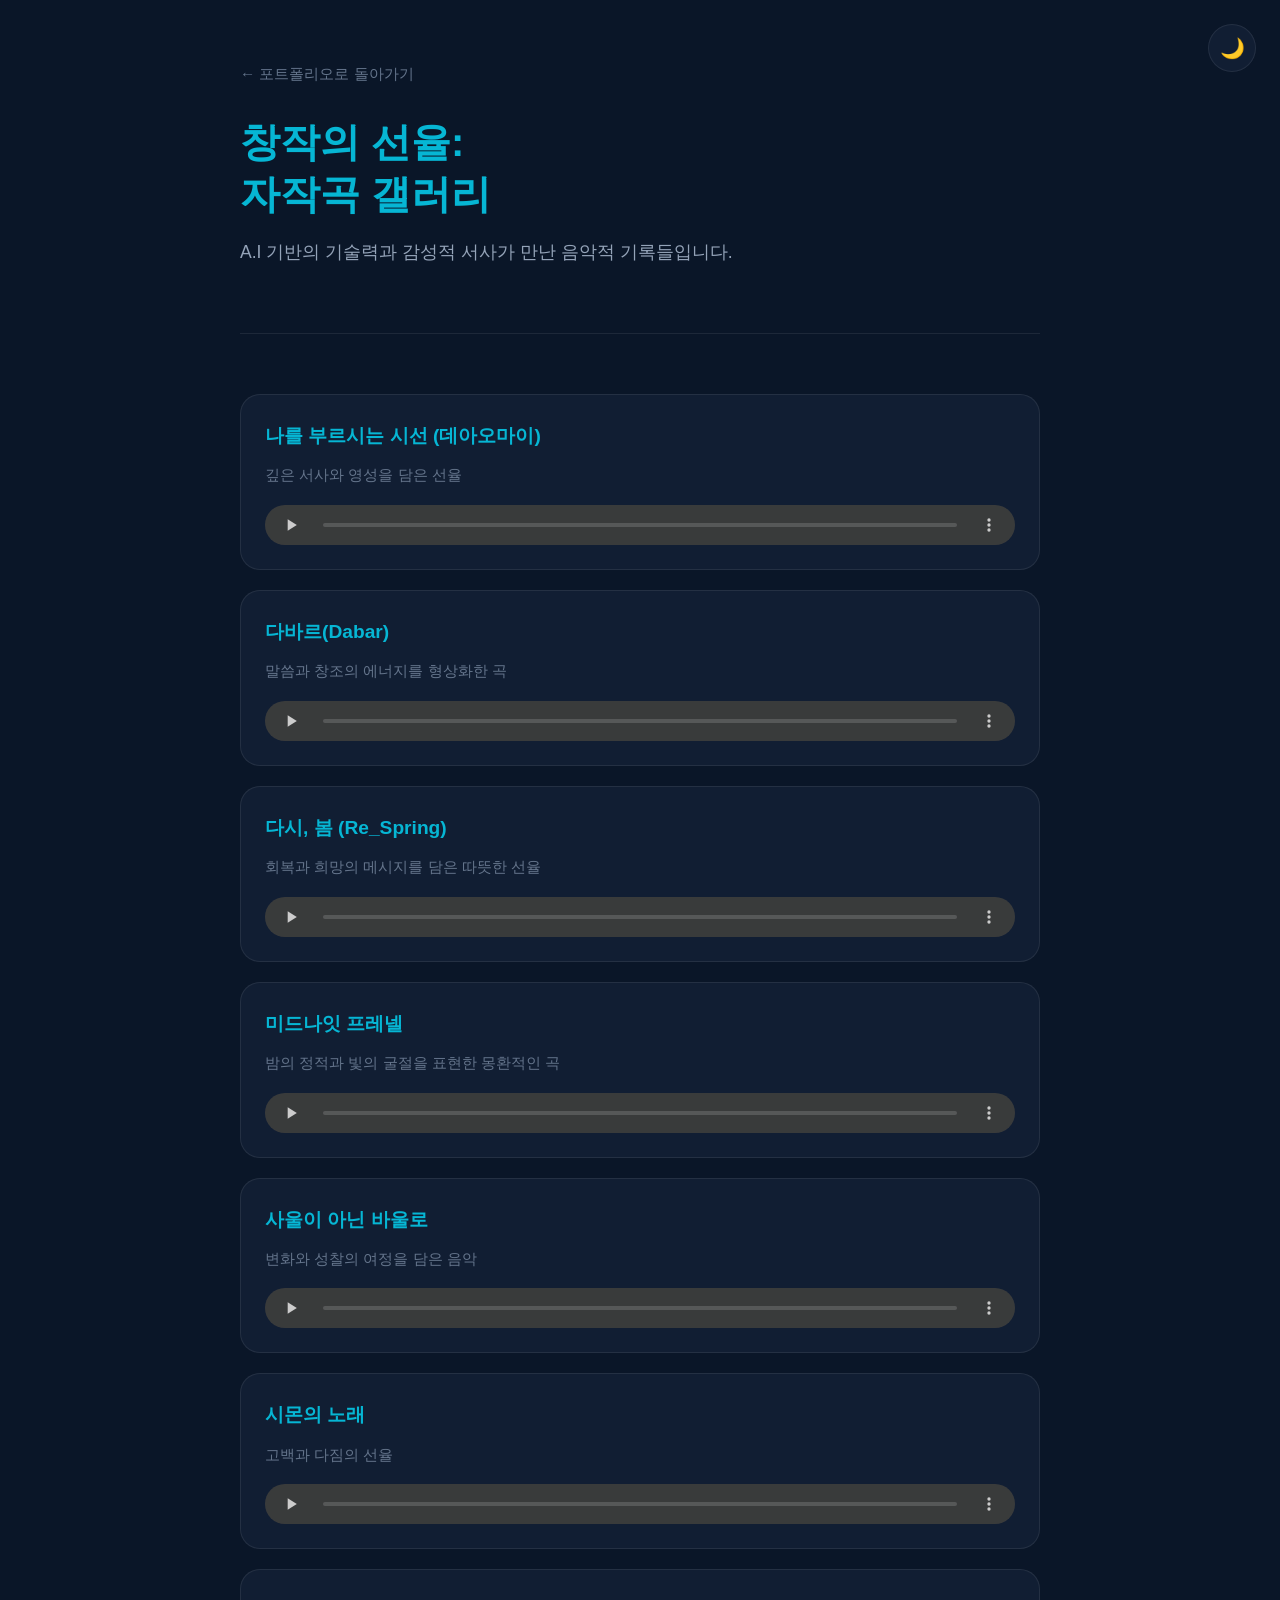
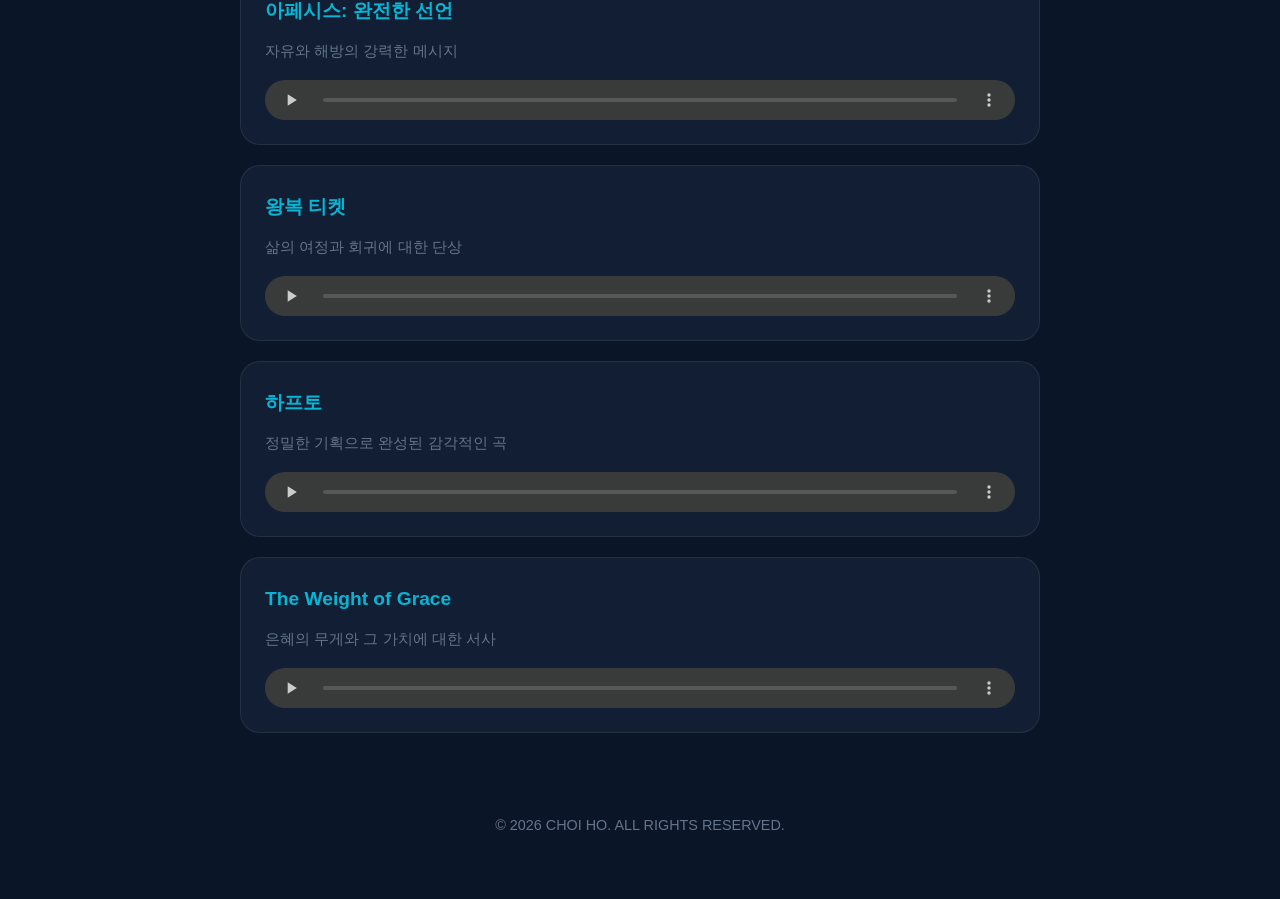
<file: song/index.html>
<!DOCTYPE html>
<html lang="ko">
<head>
  <!-- Google tag (gtag.js) -->
  <script async src="https://www.googletagmanager.com/gtag/js?id=G-2HE87NL09E"></script>
  <script>
    window.dataLayer = window.dataLayer || [];
    function gtag(){dataLayer.push(arguments);}
    gtag('js', new Date());

    gtag('config', 'G-2HE87NL09E');
  </script>
  <meta charset="UTF-8">
  <meta name="viewport" content="width=device-width, initial-scale=1.0">
  
  <title>창작의 선율: 자작곡 갤러리 | 최호</title>
  <meta name="description" content="Suno AI와 정교한 프로듀싱으로 완성된 최호의 자작곡 갤러리입니다. 메시지를 담은 선율을 감상해보세요.">
  
  <link rel="stylesheet" href="../css/startup-article.css?v=1.0.1">
  <style>
    .song-list {
      display: grid;
      gap: 20px;
      margin-top: 40px;
    }
    .song-card {
      background: var(--card-bg);
      border: 1px solid var(--border-color);
      padding: 24px;
      border-radius: 20px;
      display: flex;
      flex-direction: column;
      gap: 16px;
      transition: 0.3s;
    }
    .song-card:hover {
      border-color: var(--highlight);
      transform: translateY(-4px);
    }
    .song-info h3 {
      margin: 0;
      font-size: 1.2rem;
      color: var(--highlight);
    }
    .song-info p {
      margin: 8px 0 0;
      font-size: 0.95rem;
      color: var(--text-muted);
    }
    audio {
      width: 100%;
      height: 40px;
      filter: invert(0);
    }
    [data-theme="dark"] audio {
      filter: invert(0.8) hue-rotate(180deg);
    }
  </style>
  
  <script>
    document.addEventListener('DOMContentLoaded', () => {
      const themeToggleBtn = document.getElementById('theme-toggle-btn');
      const htmlElement = document.documentElement;
      const currentTheme = localStorage.getItem('theme') || 'dark';
      htmlElement.setAttribute('data-theme', currentTheme);
      updateToggleButton(currentTheme);

      themeToggleBtn.addEventListener('click', () => {
        const targetTheme = htmlElement.getAttribute('data-theme') === 'dark' ? 'light' : 'dark';
        htmlElement.setAttribute('data-theme', targetTheme);
        localStorage.setItem('theme', targetTheme);
        updateToggleButton(targetTheme);
      });

      function updateToggleButton(theme) {
        themeToggleBtn.textContent = theme === 'dark' ? '🌙' : '☀️';
      }
    });
  </script>
</head>
<body>

  <div class="theme-toggle">
    <button class="theme-btn" id="theme-toggle-btn" aria-label="테마 변경">🌙</button>
  </div>

  <div class="container">
    <header>
      <a href="../portfolio.html" class="btn-back">← 포트폴리오로 돌아가기</a>
      <h1>창작의 선율:<br>자작곡 갤러리</h1>
      <p>A.I 기반의 기술력과 감성적 서사가 만난 음악적 기록들입니다.</p>
    </header>

    <article>
      <div class="song-list">
        
        <div class="song-card">
          <div class="song-info">
            <h3>나를 부르시는 시선 (데아오마이)</h3>
            <p>깊은 서사와 영성을 담은 선율</p>
          </div>
          <audio controls preload="none" src="나를 부르시는 시선 (데아오마이)_320k.mp3"></audio>
        </div>

        <div class="song-card">
          <div class="song-info">
            <h3>다바르(Dabar)</h3>
            <p>말씀과 창조의 에너지를 형상화한 곡</p>
          </div>
          <audio controls preload="none" src="다바르(Dabar)_320k.mp3"></audio>
        </div>

        <div class="song-card">
          <div class="song-info">
            <h3>다시, 봄 (Re_Spring)</h3>
            <p>회복과 희망의 메시지를 담은 따뜻한 선율</p>
          </div>
          <audio controls preload="none" src="다시, 봄 (Re_Spring)_320k.mp3"></audio>
        </div>

        <div class="song-card">
          <div class="song-info">
            <h3>미드나잇 프레넬</h3>
            <p>밤의 정적과 빛의 굴절을 표현한 몽환적인 곡</p>
          </div>
          <audio controls preload="none" src="미드나잇 프레넬_320k.mp3"></audio>
        </div>

        <div class="song-card">
          <div class="song-info">
            <h3>사울이 아닌 바울로</h3>
            <p>변화와 성찰의 여정을 담은 음악</p>
          </div>
          <audio controls preload="none" src="사울이 아닌 바울로.mp3"></audio>
        </div>

        <div class="song-card">
          <div class="song-info">
            <h3>시몬의 노래</h3>
            <p>고백과 다짐의 선율</p>
          </div>
          <audio controls preload="none" src="시몬의 노래_320k.mp3"></audio>
        </div>

        <div class="song-card">
          <div class="song-info">
            <h3>아페시스: 완전한 선언</h3>
            <p>자유와 해방의 강력한 메시지</p>
          </div>
          <audio controls preload="none" src="아페시스_ 완전한 선언_320k.mp3"></audio>
        </div>

        <div class="song-card">
          <div class="song-info">
            <h3>왕복 티켓</h3>
            <p>삶의 여정과 회귀에 대한 단상</p>
          </div>
          <audio controls preload="none" src="왕복 티켓_320k.mp3"></audio>
        </div>

        <div class="song-card">
          <div class="song-info">
            <h3>하프토</h3>
            <p>정밀한 기획으로 완성된 감각적인 곡</p>
          </div>
          <audio controls preload="none" src="하프토_320k.mp3"></audio>
        </div>

        <div class="song-card">
          <div class="song-info">
            <h3>The Weight of Grace</h3>
            <p>은혜의 무게와 그 가치에 대한 서사</p>
          </div>
          <audio controls preload="none" src="The Weight of Grace_320k.mp3"></audio>
        </div>

      </div>
    </article>

    <footer style="text-align: center; color: var(--text-muted); font-size: 0.9rem; margin-top: 60px;">
      © 2026 CHOI HO. ALL RIGHTS RESERVED.
    </footer>
  </div>

</body>
</html>
</file>
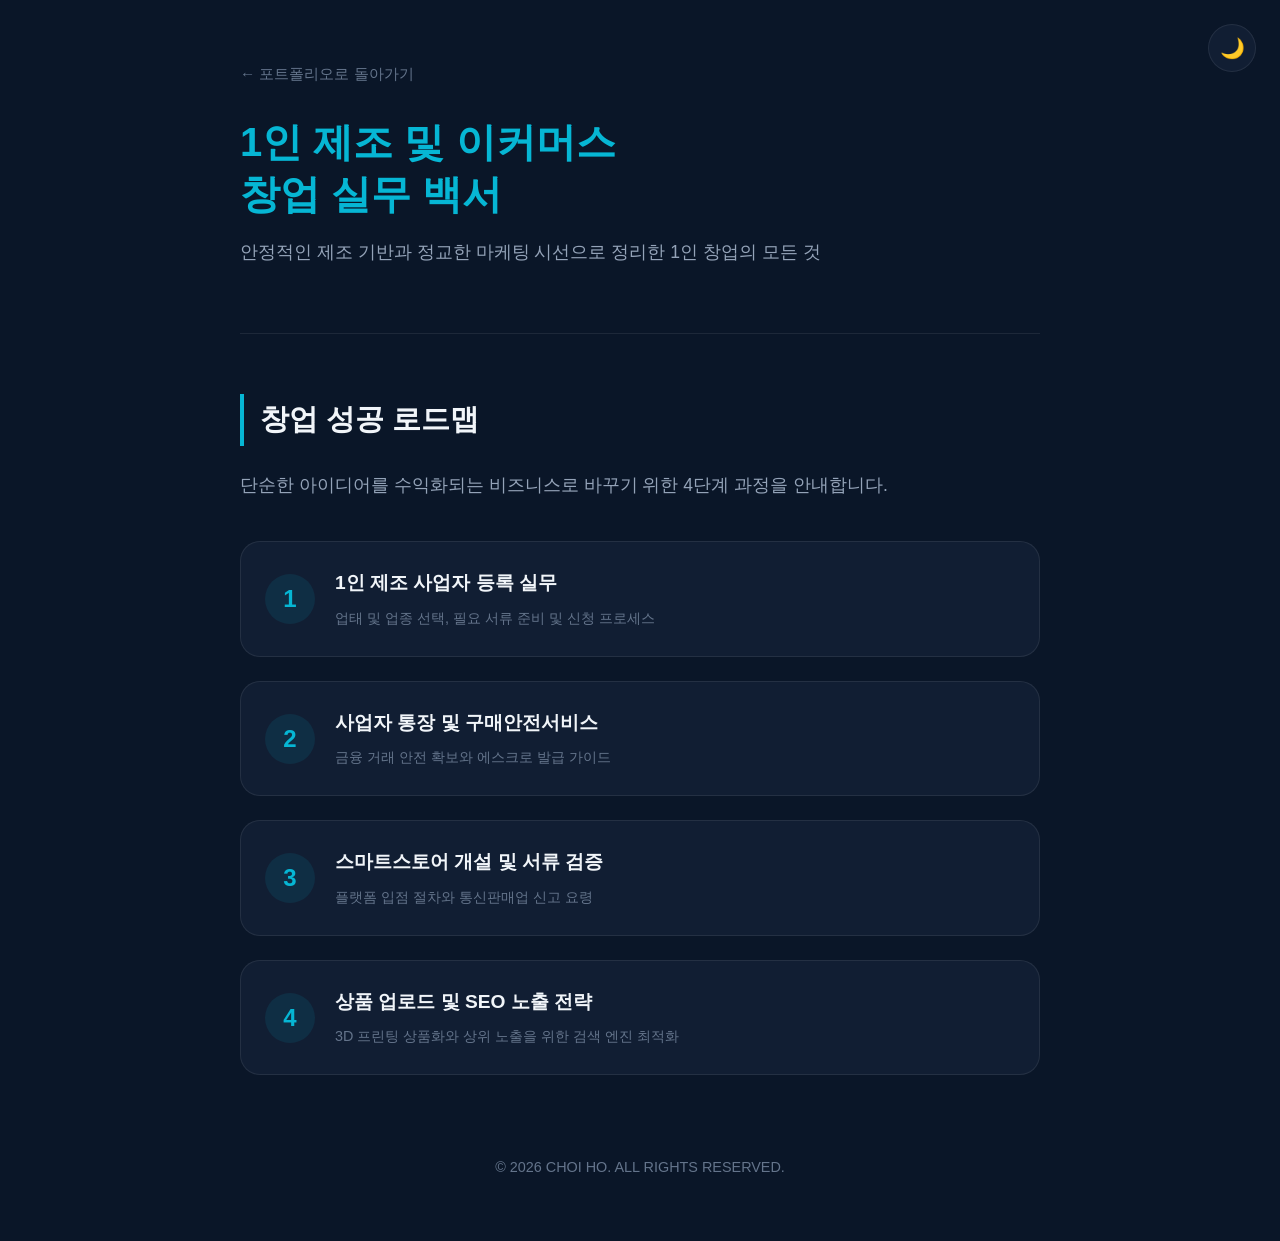
<file: startup/index.html>
<!DOCTYPE html>
<html lang="ko">
<head>
  <!-- Google tag (gtag.js) -->
  <script async src="https://www.googletagmanager.com/gtag/js?id=G-2HE87NL09E"></script>
  <script>
    window.dataLayer = window.dataLayer || [];
    function gtag(){dataLayer.push(arguments);}
    gtag('js', new Date());

    gtag('config', 'G-2HE87NL09E');
  </script>
  <meta charset="UTF-8">
  <meta name="viewport" content="width=device-width, initial-scale=1.0">
  
  <title>1인 제조 및 이커머스 창업 실무 백서 | 창업 로드맵</title>
  <meta name="description" content="1인 제조 및 3D 프린팅 기반 이커머스 창업을 위한 단계별 실무 가이드입니다. 사업자 등록부터 스마트스토어 입점, SEO 최적화까지 모든 과정을 담았습니다.">
  <meta name="robots" content="index, follow">
  
  <meta property="og:title" content="1인 제조 및 이커머스 창업 실무 백서">
  <meta property="og:description" content="성공적인 1인 창업을 위한 완벽 가이드. 로드맵을 따라 지금 시작하세요.">
  <meta property="og:type" content="website">
  <meta property="og:url" content="https://choiho0619.github.io/choiho/startup/">
  
  <link rel="canonical" href="https://choiho0619.github.io/choiho/startup/">
  <link rel="stylesheet" href="../css/startup-article.css?v=1.0.1">
  
  <script>
    document.addEventListener('DOMContentLoaded', () => {
      const themeToggleBtn = document.getElementById('theme-toggle-btn');
      const htmlElement = document.documentElement;
      const currentTheme = localStorage.getItem('theme') || 'dark';
      htmlElement.setAttribute('data-theme', currentTheme);
      updateToggleButton(currentTheme);

      themeToggleBtn.addEventListener('click', () => {
        const targetTheme = htmlElement.getAttribute('data-theme') === 'dark' ? 'light' : 'dark';
        htmlElement.setAttribute('data-theme', targetTheme);
        localStorage.setItem('theme', targetTheme);
        updateToggleButton(targetTheme);
      });

      function updateToggleButton(theme) {
        themeToggleBtn.textContent = theme === 'dark' ? '🌙' : '☀️';
      }
    });
  </script>
</head>
<body>

  <div class="theme-toggle">
    <button class="theme-btn" id="theme-toggle-btn" aria-label="테마 변경">🌙</button>
  </div>

  <div class="container">
    <header>
      <a href="../index.html" class="btn-back">← 포트폴리오로 돌아가기</a>
      <h1>1인 제조 및 이커머스<br>창업 실무 백서</h1>
      <p>안정적인 제조 기반과 정교한 마케팅 시선으로 정리한 1인 창업의 모든 것</p>
    </header>

    <article>
      <h2>창업 성공 로드맵</h2>
      <p>단순한 아이디어를 수익화되는 비즈니스로 바꾸기 위한 4단계 과정을 안내합니다.</p>

      <div class="roadmap-grid">
        <a href="business-registration.html" class="step-card">
          <div class="step-num">1</div>
          <div class="step-info">
            <h3>1인 제조 사업자 등록 실무</h3>
            <p>업태 및 업종 선택, 필요 서류 준비 및 신청 프로세스</p>
          </div>
        </a>

        <a href="bank-and-escrow.html" class="step-card">
          <div class="step-num">2</div>
          <div class="step-info">
            <h3>사업자 통장 및 구매안전서비스</h3>
            <p>금융 거래 안전 확보와 에스크로 발급 가이드</p>
          </div>
        </a>

        <a href="smartstore-setup.html" class="step-card">
          <div class="step-num">3</div>
          <div class="step-info">
            <h3>스마트스토어 개설 및 서류 검증</h3>
            <p>플랫폼 입점 절차와 통신판매업 신고 요령</p>
          </div>
        </a>

        <a href="product-upload-seo.html" class="step-card">
          <div class="step-num">4</div>
          <div class="step-info">
            <h3>상품 업로드 및 SEO 노출 전략</h3>
            <p>3D 프린팅 상품화와 상위 노출을 위한 검색 엔진 최적화</p>
          </div>
        </a>
      </div>
    </article>

    <footer style="text-align: center; color: var(--text-muted); font-size: 0.9rem;">
      © 2026 CHOI HO. ALL RIGHTS RESERVED.
    </footer>
  </div>

</body>
</html>
</file>
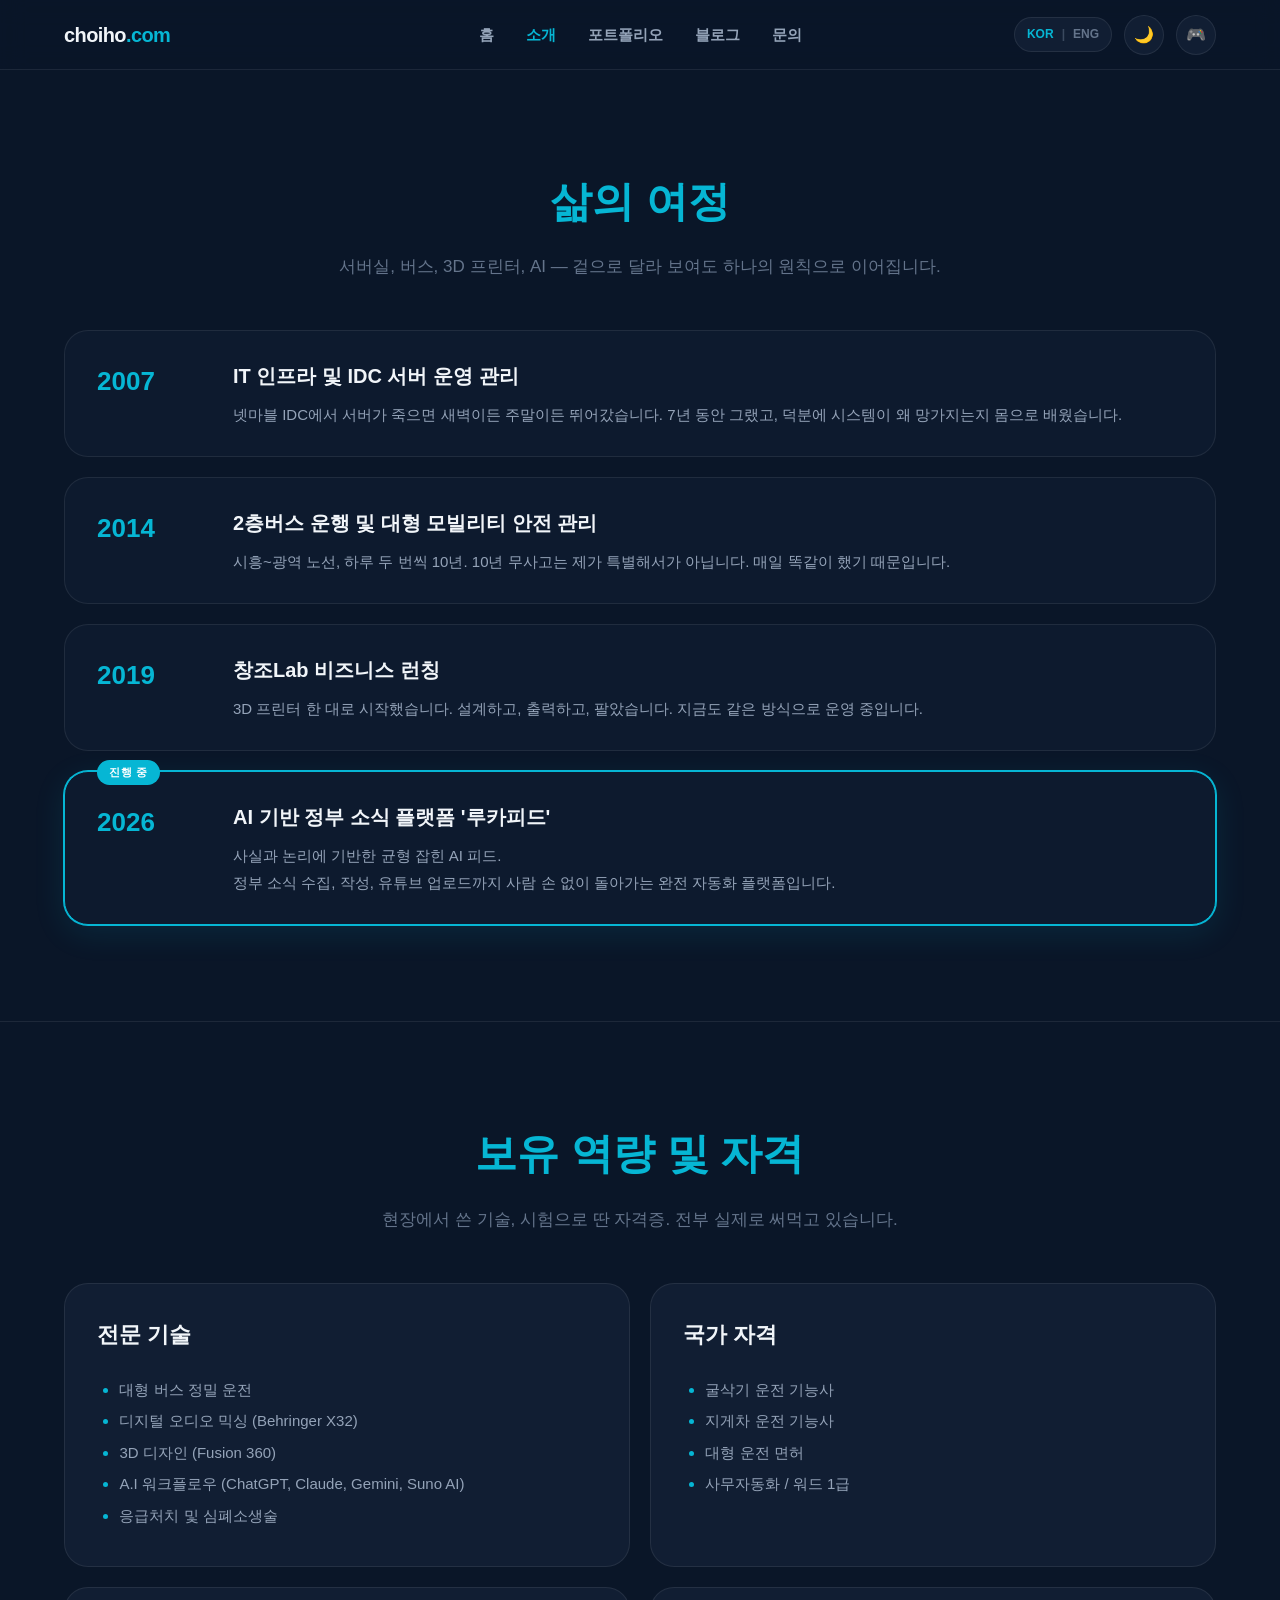
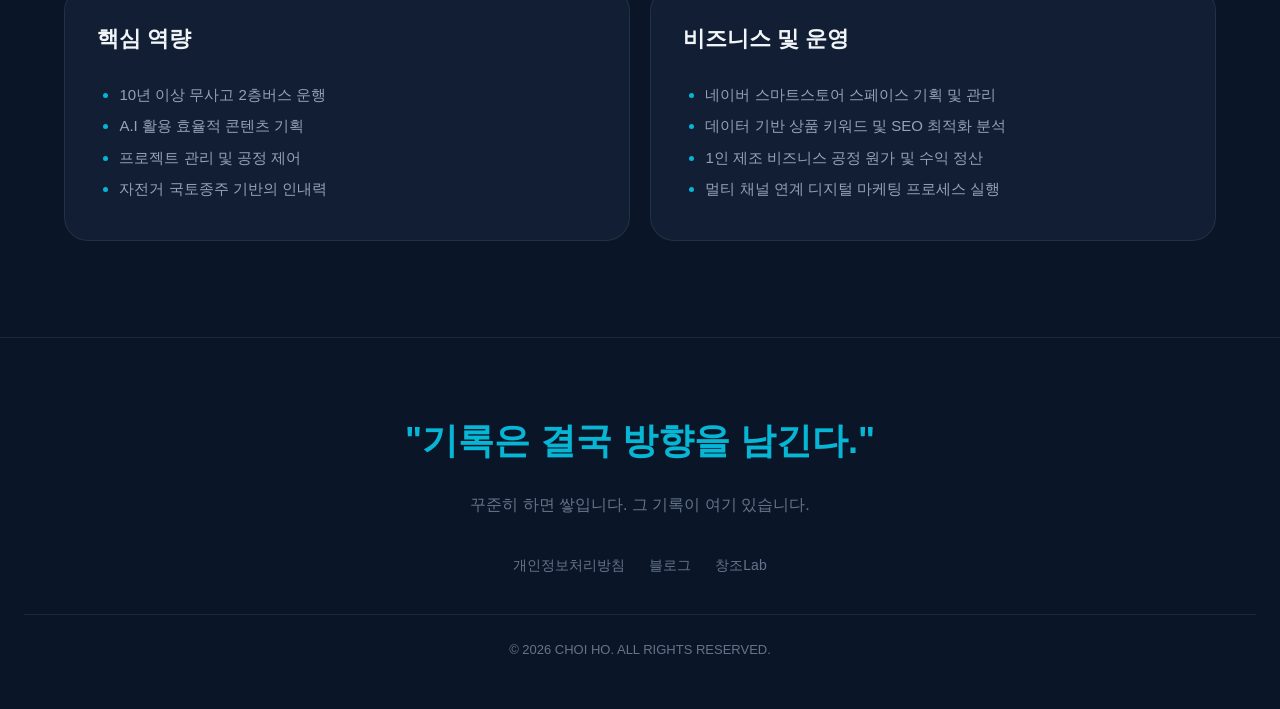
<file: about.html>
<!DOCTYPE html>
<html lang="ko" data-theme="dark">
<head>
  <!-- Google tag (gtag.js) -->
  <script async src="https://www.googletagmanager.com/gtag/js?id=G-2HE87NL09E"></script>
  <script>
    window.dataLayer = window.dataLayer || [];
    function gtag(){dataLayer.push(arguments);}
    gtag('js', new Date());
    gtag('config', 'G-2HE87NL09E');
  </script>
  <meta charset="UTF-8" />
  <meta name="viewport" content="width=device-width, initial-scale=1.0" />
  <title>최호 | 소개 (삶의 여정 & 역량)</title>
  <meta name="description" content="7년의 IT 엔지니어 경력, 10년의 버스 정밀 운행 경력, 그리고 AI 자동화 비즈니스 구축 역량과 국가 공인 자격증들을 소개합니다." />
  <link rel="icon" type="image/png" href="/favicon.png">
  <link rel="apple-touch-icon" href="/favicon-192.png">
  <link rel="stylesheet" href="css/style.css?v=1.0.3" />
</head>
<body data-theme="dark">

  <!-- Navigation Bar -->
  <nav class="navbar">
    <div class="container navbar-container">
      <a href="index.html" class="nav-logo">choiho<span>.com</span></a>
      
      <ul class="nav-menu">
        <li><a href="index.html" class="nav-link" data-ko="홈" data-en="Home">홈</a></li>
        <li><a href="about.html" class="nav-link active" data-ko="소개" data-en="About">소개</a></li>
        <li><a href="portfolio.html" class="nav-link" data-ko="포트폴리오" data-en="Portfolio">포트폴리오</a></li>
        <li><a href="https://blog.naver.com/yaho0619" target="_blank" rel="noopener noreferrer" class="nav-link" data-ko="블로그" data-en="Blog">블로그</a></li>
        <li><a href="contact.html" class="nav-link" data-ko="문의" data-en="Contact">문의</a></li>
      </ul>
      
      <div class="nav-actions">
        <!-- Language Switcher -->
        <div class="nav-lang">
          <button class="nav-lang-btn active" id="lang-ko">KOR</button>
          <span>|</span>
          <button class="nav-lang-btn" id="lang-en">ENG</button>
        </div>
        
        <!-- Theme Toggle -->
        <button class="icon-btn" id="theme-toggle-btn" aria-label="테마 변경">🌙</button>
        
        <!-- Mini Games -->
        <div class="game-menu-wrapper">
          <button class="icon-btn" aria-label="미니게임">🎮</button>
          <div class="game-dropdown">
            <a href="index.html?game=tetris" class="game-link" data-game="tetris">🧱 테트리스</a>
            <a href="index.html?game=omok" class="game-link" data-game="omok">⚫ 오목</a>
            <a href="index.html?game=sudoku" class="game-link" data-game="sudoku">🔢 수도쿠</a>
          </div>
        </div>

        <!-- Mobile Toggle -->
        <button class="nav-toggle" id="nav-toggle" aria-label="메뉴 토글">
          <span class="nav-toggle-icon"></span>
        </button>
      </div>
    </div>
  </nav>

  <!-- ===== Life Journey Timeline ===== -->
  <section>
    <div class="container">
      <h2 class="section-title" data-ko="삶의 여정" data-en="Life Journey">삶의 여정</h2>
      <p class="section-desc"
         data-ko="서버실, 버스, 3D 프린터, AI — 겉으로 달라 보여도 하나의 원칙으로 이어집니다."
         data-en="Server room, bus, 3D printer, AI — different surfaces, one principle.">
        서버실, 버스, 3D 프린터, AI — 겉으로 달라 보여도 하나의 원칙으로 이어집니다.
      </p>
      <div class="timeline-list">

        <div class="timeline-item">
          <div class="year">2007</div>
          <div class="timeline-content">
            <h3 data-ko="IT 인프라 및 IDC 서버 운영 관리" data-en="IT Infrastructure & IDC Server Operation">IT 인프라 및 IDC 서버 운영 관리</h3>
            <p data-ko="넷마블 IDC에서 서버가 죽으면 새벽이든 주말이든 뛰어갔습니다. 7년 동안 그랬고, 덕분에 시스템이 왜 망가지는지 몸으로 배웠습니다."
               data-en="When a server died at Netmarble IDC, I ran in — midnight or weekend, didn't matter. 7 years of that. Learned what breaks systems by living it.">
              넷마블 IDC에서 서버가 죽으면 새벽이든 주말이든 뛰어갔습니다. 7년 동안 그랬고, 덕분에 시스템이 왜 망가지는지 몸으로 배웠습니다.
            </p>
          </div>
        </div>

        <div class="timeline-item">
          <div class="year">2014</div>
          <div class="timeline-content">
            <h3 data-ko="2층버스 운행 및 대형 모빌리티 안전 관리" data-en="Double-Decker Bus Operation & Mobility Safety">2층버스 운행 및 대형 모빌리티 안전 관리</h3>
            <p data-ko="시흥~광역 노선, 하루 두 번씩 10년. 10년 무사고는 제가 특별해서가 아닙니다. 매일 똑같이 했기 때문입니다."
               data-en="Siheung to metro, twice a day for 10 years. 10 years accident-free isn't because I'm special. It's because I did the same thing every day.">
              시흥~광역 노선, 하루 두 번씩 10년. 10년 무사고는 제가 특별해서가 아닙니다. 매일 똑같이 했기 때문입니다.
            </p>
          </div>
        </div>

        <div class="timeline-item">
          <div class="year">2019</div>
          <div class="timeline-content">
            <h3 data-ko="창조Lab 비즈니스 런칭" data-en="Launched CreateLab Business">창조Lab 비즈니스 런칭</h3>
            <p data-ko="3D 프린터 한 대로 시작했습니다. 설계하고, 출력하고, 팔았습니다. 지금도 같은 방식으로 운영 중입니다."
               data-en="Started with one 3D printer. Design, print, sell. Still running the same way.">
              3D 프린터 한 대로 시작했습니다. 설계하고, 출력하고, 팔았습니다. 지금도 같은 방식으로 운영 중입니다.
            </p>
          </div>
        </div>

        <!-- 2026 강조 항목 -->
        <div class="timeline-item featured">
          <div class="timeline-badge" data-ko="진행 중" data-en="ONGOING">진행 중</div>
          <div class="year">2026</div>
          <div class="timeline-content">
            <h3 data-ko="AI 기반 정부 소식 플랫폼 '루카피드'" data-en="AI-Based Government News Platform 'Lucafeed'">AI 기반 정부 소식 플랫폼 '루카피드'</h3>
            <p data-ko="사실과 논리에 기반한 균형 잡힌 AI 피드.<br>정부 소식 수집, 작성, 유튜브 업로드까지 사람 손 없이 돌아가는 완전 자동화 플랫폼입니다."
               data-en="A balanced AI feed grounded in facts and logic.<br>A fully automated platform that collects, writes, and uploads government news to YouTube without human intervention.">
              사실과 논리에 기반한 균형 잡힌 AI 피드.<br>
              정부 소식 수집, 작성, 유튜브 업로드까지 사람 손 없이 돌아가는 완전 자동화 플랫폼입니다.
            </p>
          </div>
        </div>

      </div>
    </div>
  </section>

  <!-- ===== Skills & Competencies ===== -->
  <section class="section-divider">
    <div class="container">
      <h2 class="section-title" data-ko="보유 역량 및 자격" data-en="Skills & Certifications">보유 역량 및 자격</h2>
      <p class="section-desc"
         data-ko="현장에서 쓴 기술, 시험으로 딴 자격증. 전부 실제로 써먹고 있습니다."
         data-en="Skills used in the field, certifications earned by exam. All actively in use.">
        현장에서 쓴 기술, 시험으로 딴 자격증. 전부 실제로 써먹고 있습니다.
      </p>
      <div class="cards-grid">
        <div class="info-card">
          <h3 data-ko="전문 기술" data-en="Professional Skills">전문 기술</h3>
          <ul>
            <li data-ko="대형 버스 정밀 운전" data-en="Precision Large Bus Driving">대형 버스 정밀 운전</li>
            <li data-ko="디지털 오디오 믹싱 (Behringer X32)" data-en="Digital Audio Mixing (Behringer X32)">디지털 오디오 믹싱 (Behringer X32)</li>
            <li data-ko="3D 디자인 (Fusion 360)" data-en="3D Design (Fusion 360)">3D 디자인 (Fusion 360)</li>
            <li data-ko="A.I 워크플로우 (ChatGPT, Claude, Gemini, Suno AI)" data-en="A.I Workflow (ChatGPT, Claude, Gemini, Suno AI)">A.I 워크플로우 (ChatGPT, Claude, Gemini, Suno AI)</li>
            <li data-ko="응급처치 및 심폐소생술" data-en="First Aid & CPR">응급처치 및 심폐소생술</li>
          </ul>
        </div>
        <div class="info-card">
          <h3 data-ko="국가 자격" data-en="National Certifications">국가 자격</h3>
          <ul>
            <li data-ko="굴삭기 운전 기능사" data-en="Excavator Operator License">굴삭기 운전 기능사</li>
            <li data-ko="지게차 운전 기능사" data-en="Forklift Operator License">지게차 운전 기능사</li>
            <li data-ko="대형 운전 면허" data-en="Large Vehicle License">대형 운전 면허</li>
            <li data-ko="사무자동화 / 워드 1급" data-en="Office Automation / Word Level 1">사무자동화 / 워드 1급</li>
          </ul>
        </div>
        <div class="info-card">
          <h3 data-ko="핵심 역량" data-en="Core Competencies">핵심 역량</h3>
          <ul>
            <li data-ko="10년 이상 무사고 2층버스 운행" data-en="10+ Years Accident-Free Bus Operation">10년 이상 무사고 2층버스 운행</li>
            <li data-ko="A.I 활용 효율적 콘텐츠 기획" data-en="AI-Powered Content Planning">A.I 활용 효율적 콘텐츠 기획</li>
            <li data-ko="프로젝트 관리 및 공정 제어" data-en="Project Management & Process Control">프로젝트 관리 및 공정 제어</li>
            <li data-ko="자전거 국토종주 기반의 인내력" data-en="Endurance from Cross-Country Cycling">자전거 국토종주 기반의 인내력</li>
          </ul>
        </div>
        <div class="info-card">
          <h3 data-ko="비즈니스 및 운영" data-en="Business & Operations">비즈니스 및 운영</h3>
          <ul>
            <li data-ko="네이버 스마트스토어 스페이스 기획 및 관리" data-en="Naver Smart Store Space Planning & Management">네이버 스마트스토어 스페이스 기획 및 관리</li>
            <li data-ko="데이터 기반 상품 키워드 및 SEO 최적화 분석" data-en="Data-Driven Product Keyword & SEO Analysis">데이터 기반 상품 키워드 및 SEO 최적화 분석</li>
            <li data-ko="1인 제조 비즈니스 공정 원가 및 수익 정산" data-en="Solo Manufacturing Cost & Revenue Accounting">1인 제조 비즈니스 공정 원가 및 수익 정산</li>
            <li data-ko="멀티 채널 연계 디지털 마케팅 프로세스 실행" data-en="Multi-Channel Digital Marketing Process Execution">멀티 채널 연계 디지털 마케팅 프로세스 실행</li>
          </ul>
        </div>
      </div>
    </div>
  </section>

  <!-- ===== Footer ===== -->
  <footer>
    <div class="footer-quote" data-ko='"기록은 결국 방향을 남긴다."' data-en='"Records leave direction."'>"기록은 결국 방향을 남긴다."</div>
    <p class="footer-text"
       data-ko="꾸준히 하면 쌓입니다. 그 기록이 여기 있습니다."
       data-en="Consistency compounds. The record is here.">
      꾸준히 하면 쌓입니다. 그 기록이 여기 있습니다.
    </p>
    <div class="footer-links">
      <a href="privacy.html" data-ko="개인정보처리방침" data-en="Privacy Policy">개인정보처리방침</a>
      <a href="https://blog.naver.com/yaho0619" target="_blank" data-ko="블로그" data-en="Blog">블로그</a>
      <a href="startup/index.html" data-ko="창조Lab" data-en="CreateLab">창조Lab</a>
    </div>
    <div class="copyright">
      © 2026 CHOI HO. ALL RIGHTS RESERVED.
    </div>
  </footer>

  <script src="js/main.js?v=1.0.3"></script>
</body>
</html>
</file>
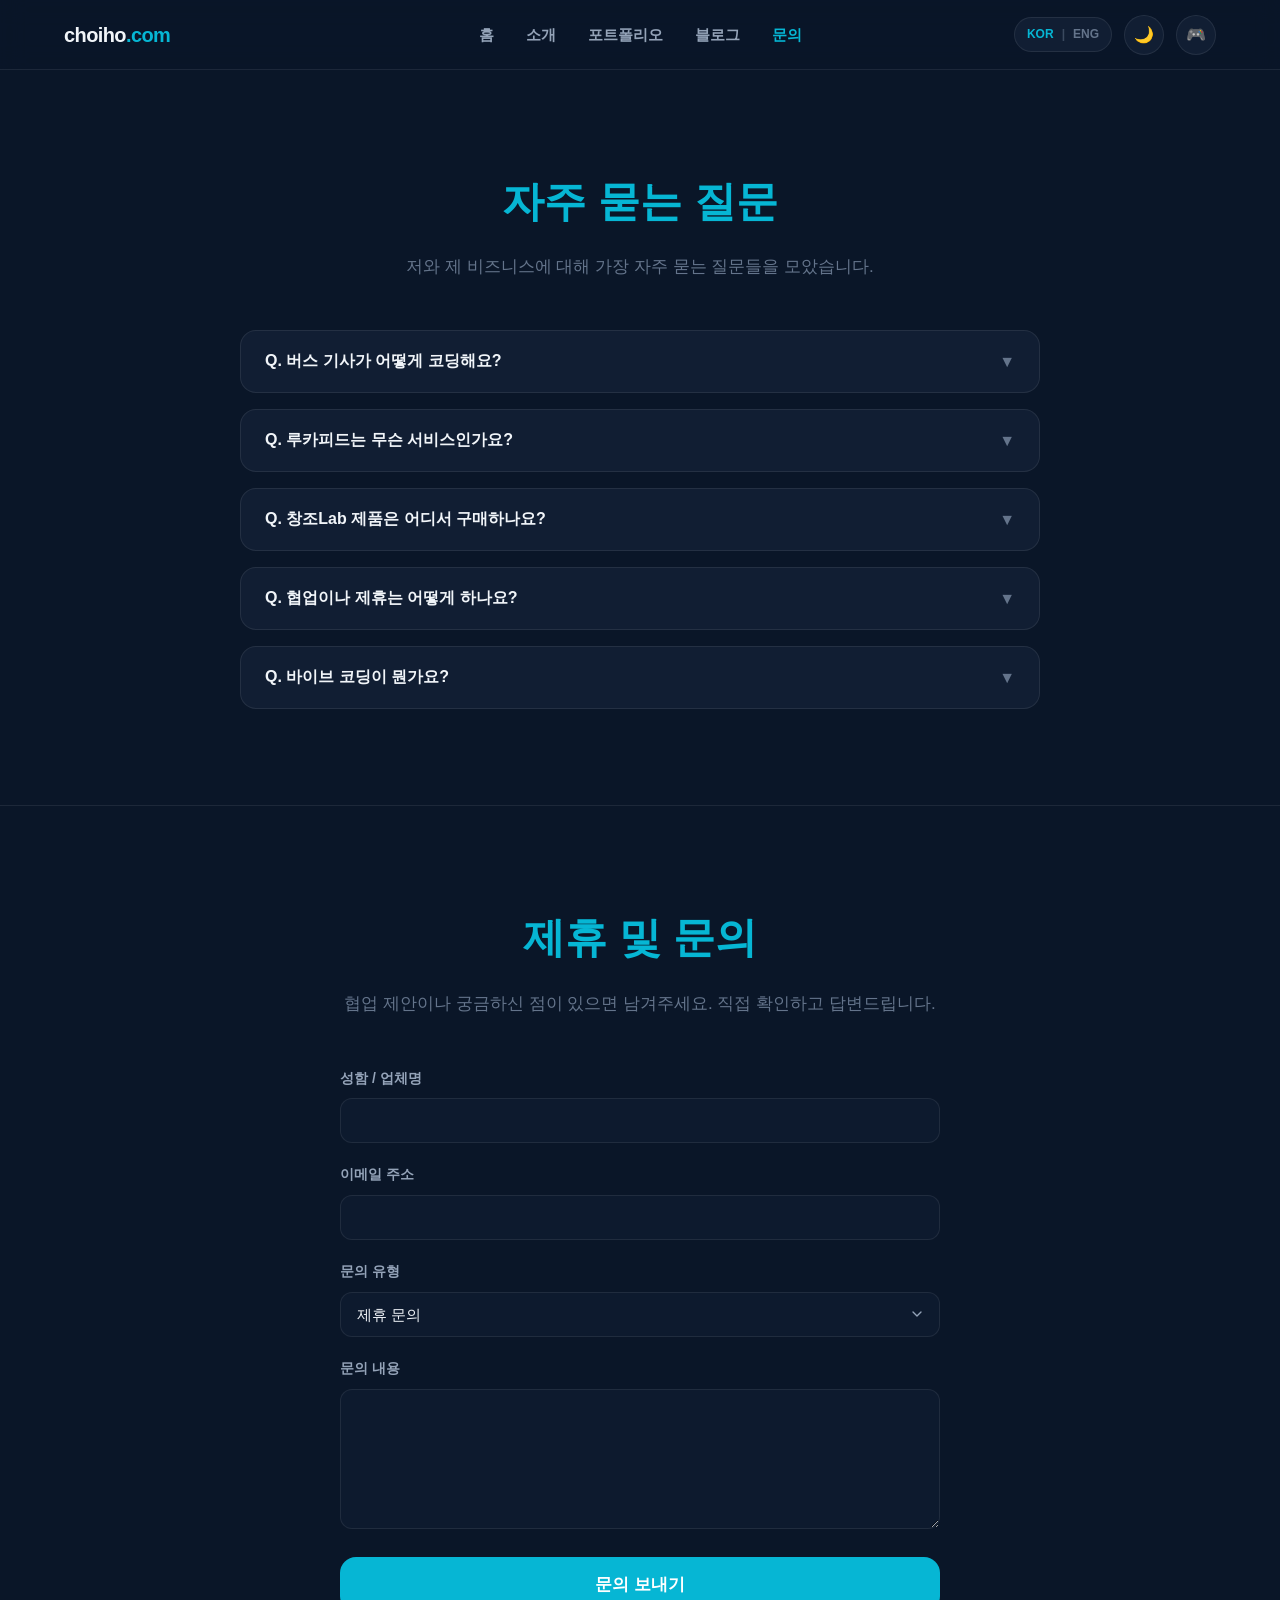
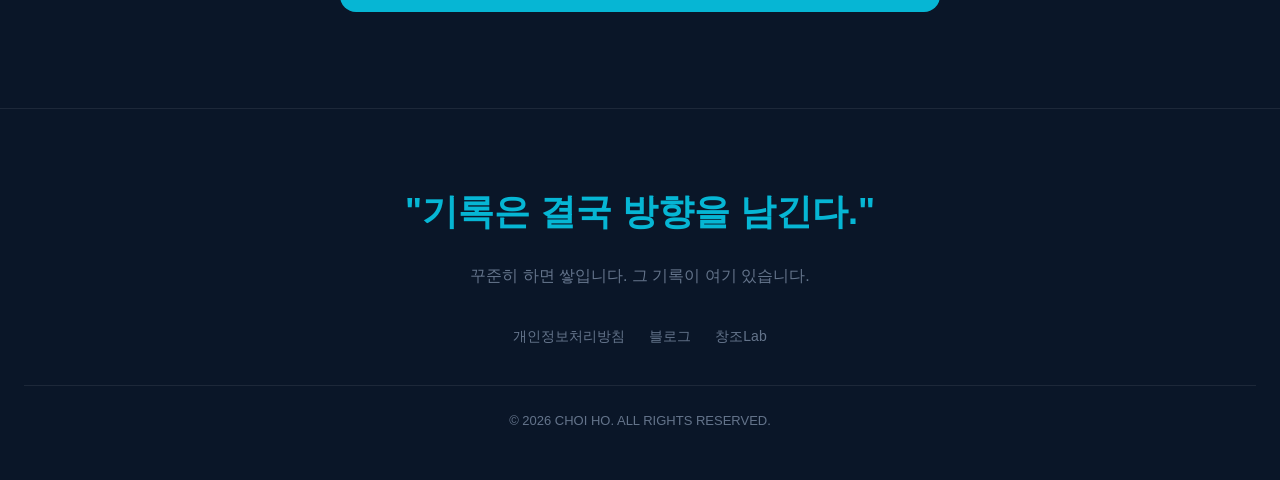
<file: contact.html>
<!DOCTYPE html>
<html lang="ko" data-theme="dark">
<head>
  <!-- Google tag (gtag.js) -->
  <script async src="https://www.googletagmanager.com/gtag/js?id=G-2HE87NL09E"></script>
  <script>
    window.dataLayer = window.dataLayer || [];
    function gtag(){dataLayer.push(arguments);}
    gtag('js', new Date());
    gtag('config', 'G-2HE87NL09E');
  </script>
  <meta charset="UTF-8" />
  <meta name="viewport" content="width=device-width, initial-scale=1.0" />
  <title>최호 | 제휴 및 문의 (FAQ)</title>
  <meta name="description" content="1인 비즈니스 협업 제안이나 3D 프린팅 가공 의뢰를 남기실 수 있으며, 자주 묻는 질문(FAQ)에 대한 답변을 제공합니다." />
  <link rel="icon" type="image/png" href="/favicon.png">
  <link rel="apple-touch-icon" href="/favicon-192.png">
  <link rel="stylesheet" href="css/style.css?v=1.0.3" />
</head>
<body data-theme="dark">

  <!-- Navigation Bar -->
  <nav class="navbar">
    <div class="container navbar-container">
      <a href="index.html" class="nav-logo">choiho<span>.com</span></a>
      
      <ul class="nav-menu">
        <li><a href="index.html" class="nav-link" data-ko="홈" data-en="Home">홈</a></li>
        <li><a href="about.html" class="nav-link" data-ko="소개" data-en="About">소개</a></li>
        <li><a href="portfolio.html" class="nav-link" data-ko="포트폴리오" data-en="Portfolio">포트폴리오</a></li>
        <li><a href="https://blog.naver.com/yaho0619" target="_blank" rel="noopener noreferrer" class="nav-link" data-ko="블로그" data-en="Blog">블로그</a></li>
        <li><a href="contact.html" class="nav-link active" data-ko="문의" data-en="Contact">문의</a></li>
      </ul>
      
      <div class="nav-actions">
        <!-- Language Switcher -->
        <div class="nav-lang">
          <button class="nav-lang-btn active" id="lang-ko">KOR</button>
          <span>|</span>
          <button class="nav-lang-btn" id="lang-en">ENG</button>
        </div>
        
        <!-- Theme Toggle -->
        <button class="icon-btn" id="theme-toggle-btn" aria-label="테마 변경">🌙</button>
        
        <!-- Mini Games -->
        <div class="game-menu-wrapper">
          <button class="icon-btn" aria-label="미니게임">🎮</button>
          <div class="game-dropdown">
            <a href="index.html?game=tetris" class="game-link" data-game="tetris">🧱 테트리스</a>
            <a href="index.html?game=omok" class="game-link" data-game="omok">⚫ 오목</a>
            <a href="index.html?game=sudoku" class="game-link" data-game="sudoku">🔢 수도쿠</a>
          </div>
        </div>

        <!-- Mobile Toggle -->
        <button class="nav-toggle" id="nav-toggle" aria-label="메뉴 토글">
          <span class="nav-toggle-icon"></span>
        </button>
      </div>
    </div>
  </nav>

  <!-- ===== FAQ Section ===== -->
  <section>
    <div class="container">
      <h2 class="section-title" data-ko="자주 묻는 질문" data-en="Frequently Asked Questions">자주 묻는 질문</h2>
      <p class="section-desc"
         data-ko="저와 제 비즈니스에 대해 가장 자주 묻는 질문들을 모았습니다."
         data-en="Here are the most frequently asked questions about me and my business.">
        저와 제 비즈니스에 대해 가장 자주 묻는 질문들을 모았습니다.
      </p>
      
      <div class="faq-list">
        
        <!-- Q1 -->
        <div class="faq-item">
          <button class="faq-question">
            <span data-ko="Q. 버스 기사가 어떻게 코딩해요?" data-en="Q. How does a bus driver code?">Q. 버스 기사가 어떻게 코딩해요?</span>
            <span class="faq-arrow">▼</span>
          </button>
          <div class="faq-answer">
            <p data-ko="낮에는 대형 버스를 집중해서 안전하게 운전하고, 퇴근 후 저녁 시간이나 주말 등 개인 시간을 확보해 코딩합니다. 과거 7년간 넷마블 IDC에서 서버 운영 및 인프라를 다뤘던 실무 엔지니어 경력이 든든한 밑바탕이 되어 AI 개발 도구들을 한층 더 능숙하게 다룰 수 있습니다."
               data-en="I drive a large bus with full concentration by day, and code in my off-hours and weekends. My prior 7 years of hands-on experience running server infrastructure at Netmarble IDC serves as a strong foundation, enabling me to utilize AI development tools with high proficiency.">
              낮에는 대형 버스를 집중해서 안전하게 운전하고, 퇴근 후 저녁 시간이나 주말 등 개인 시간을 확보해 코딩합니다. 과거 7년간 넷마블 IDC에서 서버 운영 및 인프라를 다뤘던 실무 엔지니어 경력이 든든한 밑바탕이 되어 AI 개발 도구들을 한층 더 능숙하게 다룰 수 있습니다.
            </p>
          </div>
        </div>

        <!-- Q2 -->
        <div class="faq-item">
          <button class="faq-question">
            <span data-ko="Q. 루카피드는 무슨 서비스인가요?" data-en="Q. What is Lucafeed?">Q. 루카피드는 무슨 서비스인가요?</span>
            <span class="faq-arrow">▼</span>
          </button>
          <div class="faq-answer">
            <p data-ko="공식 정부 정책 자료 등 공신력 높은 정부 소식을 AI가 자동으로 모니터링하여 수집하고, 내용을 분석하여 요약 대본을 작성한 뒤 동영상 콘텐츠로 제작하여 유튜브 채널 업로드까지 혼자 수행하는 완전 무인 자동화 뉴스 콘텐츠 플랫폼입니다."
               data-en="It is a fully automated news content platform where AI automatically monitors and collects official government announcements, analyzes and writes scripts, produces video content, and uploads them directly to YouTube without human intervention.">
              공식 정부 정책 자료 등 공신력 높은 정부 소식을 AI가 자동으로 모니터링하여 수집하고, 내용을 분석하여 요약 대본을 작성한 뒤 동영상 콘텐츠로 제작하여 유튜브 채널 업로드까지 혼자 수행하는 완전 무인 자동화 뉴스 콘텐츠 플랫폼입니다.
            </p>
          </div>
        </div>

        <!-- Q3 -->
        <div class="faq-item">
          <button class="faq-question">
            <span data-ko="Q. 창조Lab 제품은 어디서 구매하나요?" data-en="Q. Where do I buy CreateLab products?">Q. 창조Lab 제품은 어디서 구매하나요?</span>
            <span class="faq-arrow">▼</span>
          </button>
          <div class="faq-answer">
            <p data-ko="네이버 스마트스토어의 <a href='https://smartstore.naver.com/createlab_shop' target='_blank' rel='noopener noreferrer'>[창조Lab 공식 쇼핑몰]</a>에서 정밀하게 가공된 다양한 3D 프린팅 부품, 하드웨어 소모품, 설계 제작 솔루션 제품들을 직접 확인하고 구매하실 수 있습니다."
               data-en="You can purchase precision 3D printed components, hardware accessories, and design solutions directly at the Naver Smart Store <a href='https://smartstore.naver.com/createlab_shop' target='_blank' rel='noopener noreferrer'>[CreateLab Official Shop]</a>.">
              네이버 스마트스토어의 <a href='https://smartstore.naver.com/createlab_shop' target='_blank' rel='noopener noreferrer'>[창조Lab 공식 쇼핑몰]</a>에서 정밀하게 가공된 다양한 3D 프린팅 부품, 하드웨어 소모품, 설계 제작 솔루션 제품들을 직접 확인하고 구매하실 수 있습니다.
            </p>
          </div>
        </div>

        <!-- Q4 -->
        <div class="faq-item">
          <button class="faq-question">
            <span data-ko="Q. 협업이나 제휴는 어떻게 하나요?" data-en="Q. How do we collaborate or partner?">Q. 협업이나 제휴는 어떻게 하나요?</span>
            <span class="faq-arrow">▼</span>
          </button>
          <div class="faq-answer">
            <p data-ko="비즈니스 제휴, 3D 프린팅 커스텀 제작 의뢰, AI 워크플로우 도입 등 다양한 문의를 환영합니다. 아래에 위치한 문의 양식을 꼼꼼하게 채워 제출해 주시면 내용을 확인한 후 이메일로 신속히 회신해 드립니다."
               data-en="We welcome partnership inquiries, custom 3D printing orders, and AI workflow consulting. Simply fill out and submit the inquiry form below, and I will get back to you via email shortly.">
              비즈니스 제휴, 3D 프린팅 커스텀 제작 의뢰, AI 워크플로우 도입 등 다양한 문의를 환영합니다. 아래에 위치한 문의 양식을 꼼꼼하게 채워 제출해 주시면 내용을 확인한 후 이메일로 신속히 회신해 드립니다.
            </p>
          </div>
        </div>

        <!-- Q5 -->
        <div class="faq-item">
          <button class="faq-question">
            <span data-ko="Q. 바이브 코딩이 뭔가요?" data-en="Q. What is vibe coding?">Q. 바이브 코딩이 뭔가요?</span>
            <span class="faq-arrow">▼</span>
          </button>
          <div class="faq-answer">
            <p data-ko="최근 LLM(대형 언어 모델) 등 고성능 AI 개발 도구들이 문법 구현이나 세세한 코딩 반복을 맡아주게 됨에 따라, 개발자가 일일이 코드를 수작업으로 적지 않고 AI에게 아키텍처 의도와 흐름을 프롬프트로 소통(Vibe)해가며 직관적이고 빠르게 완성하는 방식을 일컫는 현대 개발 트렌드입니다."
               data-en="Vibe coding is a modern developer trend where, instead of manually writing repetitive boilerplate syntax, the developer communicates the high-level architecture and intent to AI coding tools, developing applications rapidly and intuitively via 'vibes' and prompts.">
              최근 LLM(대형 언어 모델) 등 고성능 AI 개발 도구들이 문법 구현이나 세세한 코딩 반복을 맡아주게 됨에 따라, 개발자가 일일이 코드를 수작업으로 적지 않고 AI에게 아키텍처 의도와 흐름을 프롬프트로 소통(Vibe)해가며 직관적이고 빠르게 완성하는 방식을 일컫는 현대 개발 트렌드입니다.
            </p>
          </div>
        </div>

      </div>
    </div>
  </section>

  <!-- ===== Contact Form Section ===== -->
  <section class="section-divider">
    <div class="container">
      <h2 class="section-title" data-ko="제휴 및 문의" data-en="Inquiry & Collaboration">제휴 및 문의</h2>
      <p class="section-desc"
         data-ko="협업 제안이나 궁금하신 점이 있으면 남겨주세요. 직접 확인하고 답변드립니다."
         data-en="Leave a message for collaboration or questions. I'll check and reply personally.">
        협업 제안이나 궁금하신 점이 있으면 남겨주세요. 직접 확인하고 답변드립니다.
      </p>
      
      <form class="contact-form" id="contact-form">
        <div class="form-group">
          <label for="name" data-ko="성함 / 업체명" data-en="Name / Company">성함 / 업체명</label>
          <input type="text" id="name" name="name" class="form-control" required />
        </div>
        <div class="form-group">
          <label for="email" data-ko="이메일 주소" data-en="Email Address">이메일 주소</label>
          <input type="email" id="email" name="email" class="form-control" required />
        </div>
        <div class="form-group">
          <label for="inquiry-type" data-ko="문의 유형" data-en="Inquiry Type">문의 유형</label>
          <select id="inquiry-type" name="inquiry-type" class="form-control">
            <option data-ko="제휴 문의" data-en="Partnership">제휴 문의</option>
            <option data-ko="3D 프린팅 의뢰" data-en="3D Printing Order">3D 프린팅 의뢰</option>
            <option data-ko="콘텐츠 협업" data-en="Content Collaboration">콘텐츠 협업</option>
            <option data-ko="기타 문의" data-en="Other">기타 문의</option>
          </select>
        </div>
        <div class="form-group">
          <label for="message" data-ko="문의 내용" data-en="Message">문의 내용</label>
          <textarea id="message" name="message" class="form-control" required></textarea>
        </div>
        <button type="submit" class="btn btn-primary submit-btn" data-ko="문의 보내기" data-en="Send Message">문의 보내기</button>
      </form>
    </div>
  </section>

  <!-- ===== Footer ===== -->
  <footer>
    <div class="footer-quote" data-ko='"기록은 결국 방향을 남긴다."' data-en='"Records leave direction."'>"기록은 결국 방향을 남긴다."</div>
    <p class="footer-text"
       data-ko="꾸준히 하면 쌓입니다. 그 기록이 여기 있습니다."
       data-en="Consistency compounds. The record is here.">
      꾸준히 하면 쌓입니다. 그 기록이 여기 있습니다.
    </p>
    <div class="footer-links">
      <a href="privacy.html" data-ko="개인정보처리방침" data-en="Privacy Policy">개인정보처리방침</a>
      <a href="https://blog.naver.com/yaho0619" target="_blank" data-ko="블로그" data-en="Blog">블로그</a>
      <a href="startup/index.html" data-ko="창조Lab" data-en="CreateLab">창조Lab</a>
    </div>
    <div class="copyright">
      © 2026 CHOI HO. ALL RIGHTS RESERVED.
    </div>
  </footer>

  <script src="js/main.js?v=1.0.3"></script>
</body>
</html>
</file>
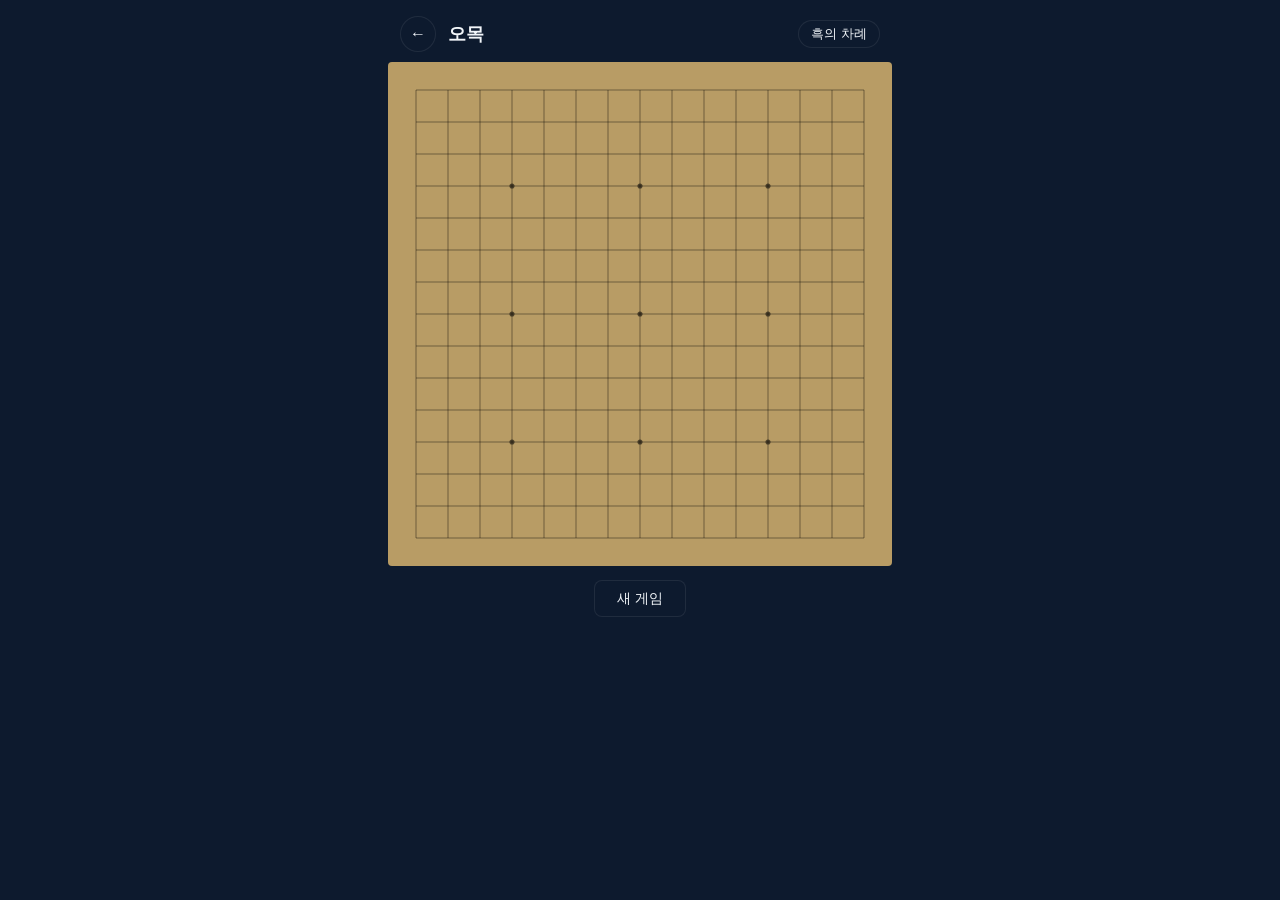
<file: omok.html>
<!DOCTYPE html>
<html lang="ko">
<head>
  <!-- Google tag (gtag.js) -->
  <script async src="https://www.googletagmanager.com/gtag/js?id=G-2HE87NL09E"></script>
  <script>
    window.dataLayer = window.dataLayer || [];
    function gtag(){dataLayer.push(arguments);}
    gtag('js', new Date());

    gtag('config', 'G-2HE87NL09E');
  </script>
    <meta charset="UTF-8">
    <meta name="viewport" content="width=device-width, initial-scale=1.0, maximum-scale=1.0, user-scalable=no">
    <title>오목</title>
    <style>
        :root {
            --bg-color: #0d1a2e;
            --text-color: #f1f5f9;
            --border-color: rgba(255, 255, 255, 0.08);
            --highlight: #06b6d4;
        }
        [data-theme="light"] {
            --bg-color: #ffffff;
            --text-color: #0a1628;
            --border-color: rgba(10, 22, 40, 0.1);
            --highlight: #0891b2;
        }

        *, *::before, *::after { box-sizing: border-box; margin: 0; padding: 0; }
        html, body {
            width: 100%; height: 100%;
            background: var(--bg-color);
            color: var(--text-color);
            font-family: 'Pretendard', -apple-system, BlinkMacSystemFont, 'Noto Sans KR', sans-serif;
            display: flex;
            flex-direction: column;
            align-items: center;
            overflow-x: hidden;
            touch-action: manipulation;
        }
        header {
            width: 100%;
            max-width: 520px;
            display: flex;
            align-items: center;
            padding: 16px 20px 10px;
            gap: 12px;
        }
        .back-btn {
            background: var(--bg-color);
            border: 1px solid var(--border-color);
            color: var(--text-color);
            width: 36px; height: 36px;
            border-radius: 50%;
            cursor: pointer;
            display: flex; align-items: center; justify-content: center;
            font-size: 16px;
            text-decoration: none;
            flex-shrink: 0;
            transition: border-color 0.2s;
        }
        .back-btn:hover { border-color: var(--highlight); }
        h1 {
            font-size: 1.1rem;
            font-weight: 700;
            flex: 1;
        }
        .status {
            font-size: 0.82rem;
            color: var(--text-color);
            padding: 4px 12px;
            background: var(--bg-color);
            border: 1px solid var(--border-color);
            border-radius: 999px;
            white-space: nowrap;
        }
        canvas {
            display: block;
            cursor: crosshair;
            touch-action: none;
            border-radius: 4px;
        }
        .controls {
            margin-top: 14px;
            display: flex;
            gap: 10px;
            padding-bottom: 20px;
        }
        .btn {
            background: var(--bg-color);
            border: 1px solid var(--border-color);
            color: var(--text-color);
            padding: 8px 22px;
            border-radius: 8px;
            cursor: pointer;
            font-size: 0.88rem;
            font-family: inherit;
            transition: border-color 0.2s;
        }
        .btn:hover { border-color: var(--highlight); }
        body.in-iframe {
            overflow: hidden !important;
        }
        body.in-iframe header {
            display: none !important;
        }
    </style>
    <script>
        function applyTheme(theme) {
            document.documentElement.setAttribute('data-theme', theme);
            document.body.setAttribute('data-theme', theme);
        }
        const savedTheme = localStorage.getItem('theme') || 'dark';
        applyTheme(savedTheme);
    </script>
</head>
<body>
    <header>
        <a href="index.html" class="back-btn">←</a>
        <h1>오목</h1>
        <div class="status" id="status">흑의 차례</div>
    </header>
    <canvas id="board"></canvas>
    <div class="controls">
        <button class="btn" onclick="newGame()">새 게임</button>
    </div>

    <script>
        if (window.self !== window.top) {
            document.body.classList.add('in-iframe');
        }
        const BOARD_SIZE = 15;
        let board, isPlayerTurn, gameOver;
        let CELL, PAD;
        const canvas = document.getElementById('board');
        const ctx = canvas.getContext('2d');
        const statusEl = document.getElementById('status');

        function resize() {
            const vw = Math.min(window.innerWidth, 520);
            const size = vw - 16;
            PAD = Math.round(size / 18);
            CELL = (size - PAD * 2) / (BOARD_SIZE - 1);
            canvas.width = size;
            canvas.height = size;
            if (board) drawBoard();
        }

        function newGame() {
            board = Array.from({ length: BOARD_SIZE }, () => Array(BOARD_SIZE).fill(0));
            isPlayerTurn = true;
            gameOver = false;
            statusEl.textContent = '흑의 차례';
            drawBoard();
        }

        function drawBoard() {
            const s = canvas.width;
            ctx.clearRect(0, 0, s, s);

            // Wood background
            ctx.fillStyle = '#c8a96e';
            ctx.fillRect(0, 0, s, s);
            ctx.fillStyle = 'rgba(0,0,0,0.08)';
            ctx.fillRect(0, 0, s, s);

            // Grid lines
            ctx.strokeStyle = 'rgba(0,0,0,0.5)';
            ctx.lineWidth = 0.8;
            for (let i = 0; i < BOARD_SIZE; i++) {
                const x = PAD + i * CELL;
                const y = PAD + i * CELL;
                ctx.beginPath(); ctx.moveTo(x, PAD); ctx.lineTo(x, PAD + (BOARD_SIZE-1)*CELL); ctx.stroke();
                ctx.beginPath(); ctx.moveTo(PAD, y); ctx.lineTo(PAD + (BOARD_SIZE-1)*CELL, y); ctx.stroke();
            }

            // Star points
            ctx.fillStyle = 'rgba(0,0,0,0.55)';
            for (const r of [3, 7, 11]) {
                for (const c of [3, 7, 11]) {
                    ctx.beginPath();
                    ctx.arc(PAD + c*CELL, PAD + r*CELL, Math.max(2, CELL*0.08), 0, Math.PI*2);
                    ctx.fill();
                }
            }

            // Stones
            for (let r = 0; r < BOARD_SIZE; r++) {
                for (let c = 0; c < BOARD_SIZE; c++) {
                    if (board[r][c]) drawStone(r, c, board[r][c]);
                }
            }
        }

        function drawStone(row, col, player) {
            const x = PAD + col * CELL;
            const y = PAD + row * CELL;
            const r = CELL * 0.43;
            const grad = ctx.createRadialGradient(x - r*0.3, y - r*0.35, r*0.05, x, y, r);
            if (player === 1) {
                grad.addColorStop(0, '#555'); grad.addColorStop(1, '#000');
            } else {
                grad.addColorStop(0, '#ffffff'); grad.addColorStop(1, '#c0c0c0');
            }
            ctx.beginPath();
            ctx.arc(x, y, r, 0, Math.PI*2);
            ctx.fillStyle = grad;
            ctx.fill();
        }

        function getCell(px, py) {
            const col = Math.round((px - PAD) / CELL);
            const row = Math.round((py - PAD) / CELL);
            if (row < 0 || row >= BOARD_SIZE || col < 0 || col >= BOARD_SIZE) return null;
            return [row, col];
        }

        function checkWin(row, col, player) {
            const dirs = [[1,0],[0,1],[1,1],[1,-1]];
            for (const [dr, dc] of dirs) {
                let cnt = 1;
                for (let d = 1; d < 5; d++) {
                    const r = row+dr*d, c = col+dc*d;
                    if (r<0||r>=BOARD_SIZE||c<0||c>=BOARD_SIZE||board[r][c]!==player) break;
                    cnt++;
                }
                for (let d = 1; d < 5; d++) {
                    const r = row-dr*d, c = col-dc*d;
                    if (r<0||r>=BOARD_SIZE||c<0||c>=BOARD_SIZE||board[r][c]!==player) break;
                    cnt++;
                }
                if (cnt >= 5) return true;
            }
            return false;
        }

        function scoreCell(row, col, player) {
            const dirs = [[1,0],[0,1],[1,1],[1,-1]];
            let total = 0;
            for (const [dr, dc] of dirs) {
                let cnt = 1, open = 0;
                let r = row+dr, c = col+dc;
                while (r>=0&&r<BOARD_SIZE&&c>=0&&c<BOARD_SIZE&&board[r][c]===player) { cnt++; r+=dr; c+=dc; }
                if (r>=0&&r<BOARD_SIZE&&c>=0&&c<BOARD_SIZE&&board[r][c]===0) open++;
                r = row-dr; c = col-dc;
                while (r>=0&&r<BOARD_SIZE&&c>=0&&c<BOARD_SIZE&&board[r][c]===player) { cnt++; r-=dr; c-=dc; }
                if (r>=0&&r<BOARD_SIZE&&c>=0&&c<BOARD_SIZE&&board[r][c]===0) open++;
                if (cnt>=5)              total += 10000000;
                else if(cnt===4&&open===2) total += 500000;
                else if(cnt===4&&open===1) total += 50000;
                else if(cnt===3&&open===2) total += 10000;
                else if(cnt===3&&open===1) total += 1000;
                else if(cnt===2&&open===2) total += 100;
                else if(cnt===2&&open===1) total += 10;
            }
            return total;
        }

        function getCandidates() {
            const set = new Set();
            let any = false;
            for (let r = 0; r < BOARD_SIZE; r++) {
                for (let c = 0; c < BOARD_SIZE; c++) {
                    if (!board[r][c]) continue;
                    any = true;
                    for (let dr = -2; dr <= 2; dr++) {
                        for (let dc = -2; dc <= 2; dc++) {
                            const nr = r+dr, nc = c+dc;
                            if (nr>=0&&nr<BOARD_SIZE&&nc>=0&&nc<BOARD_SIZE&&!board[nr][nc])
                                set.add(nr*BOARD_SIZE+nc);
                        }
                    }
                }
            }
            if (!any) return [[7,7]];
            return [...set].map(v => [Math.floor(v/BOARD_SIZE), v%BOARD_SIZE]);
        }

        function aiMove() {
            const cands = getCandidates();
            let best = -Infinity, move = null;
            for (const [r, c] of cands) {
                board[r][c] = 2;
                const atk = scoreCell(r, c, 2);
                board[r][c] = 0;
                board[r][c] = 1;
                const def = scoreCell(r, c, 1);
                board[r][c] = 0;
                const score = atk + def * 0.95;
                if (score > best) { best = score; move = [r, c]; }
            }
            if (!move) return;
            const [r, c] = move;
            board[r][c] = 2;
            drawBoard();
            if (checkWin(r, c, 2)) { gameOver = true; statusEl.textContent = '백 승리!'; return; }
            isPlayerTurn = true;
            statusEl.textContent = '흑의 차례';
        }

        function handleClick(px, py) {
            if (!isPlayerTurn || gameOver) return;
            const cell = getCell(px, py);
            if (!cell) return;
            const [r, c] = cell;
            if (board[r][c]) return;
            board[r][c] = 1;
            drawBoard();
            if (checkWin(r, c, 1)) { gameOver = true; statusEl.textContent = '흑 승리! 🎉'; return; }
            isPlayerTurn = false;
            statusEl.textContent = '백의 차례...';
            setTimeout(aiMove, 250);
        }

        canvas.addEventListener('click', e => {
            const rect = canvas.getBoundingClientRect();
            handleClick(e.clientX - rect.left, e.clientY - rect.top);
        });
        canvas.addEventListener('touchend', e => {
            e.preventDefault();
            const rect = canvas.getBoundingClientRect();
            const t = e.changedTouches[0];
            handleClick(t.clientX - rect.left, t.clientY - rect.top);
        }, { passive: false });

        window.addEventListener('resize', resize);
        resize();
        newGame();
    </script>
</body>
</html>
</file>
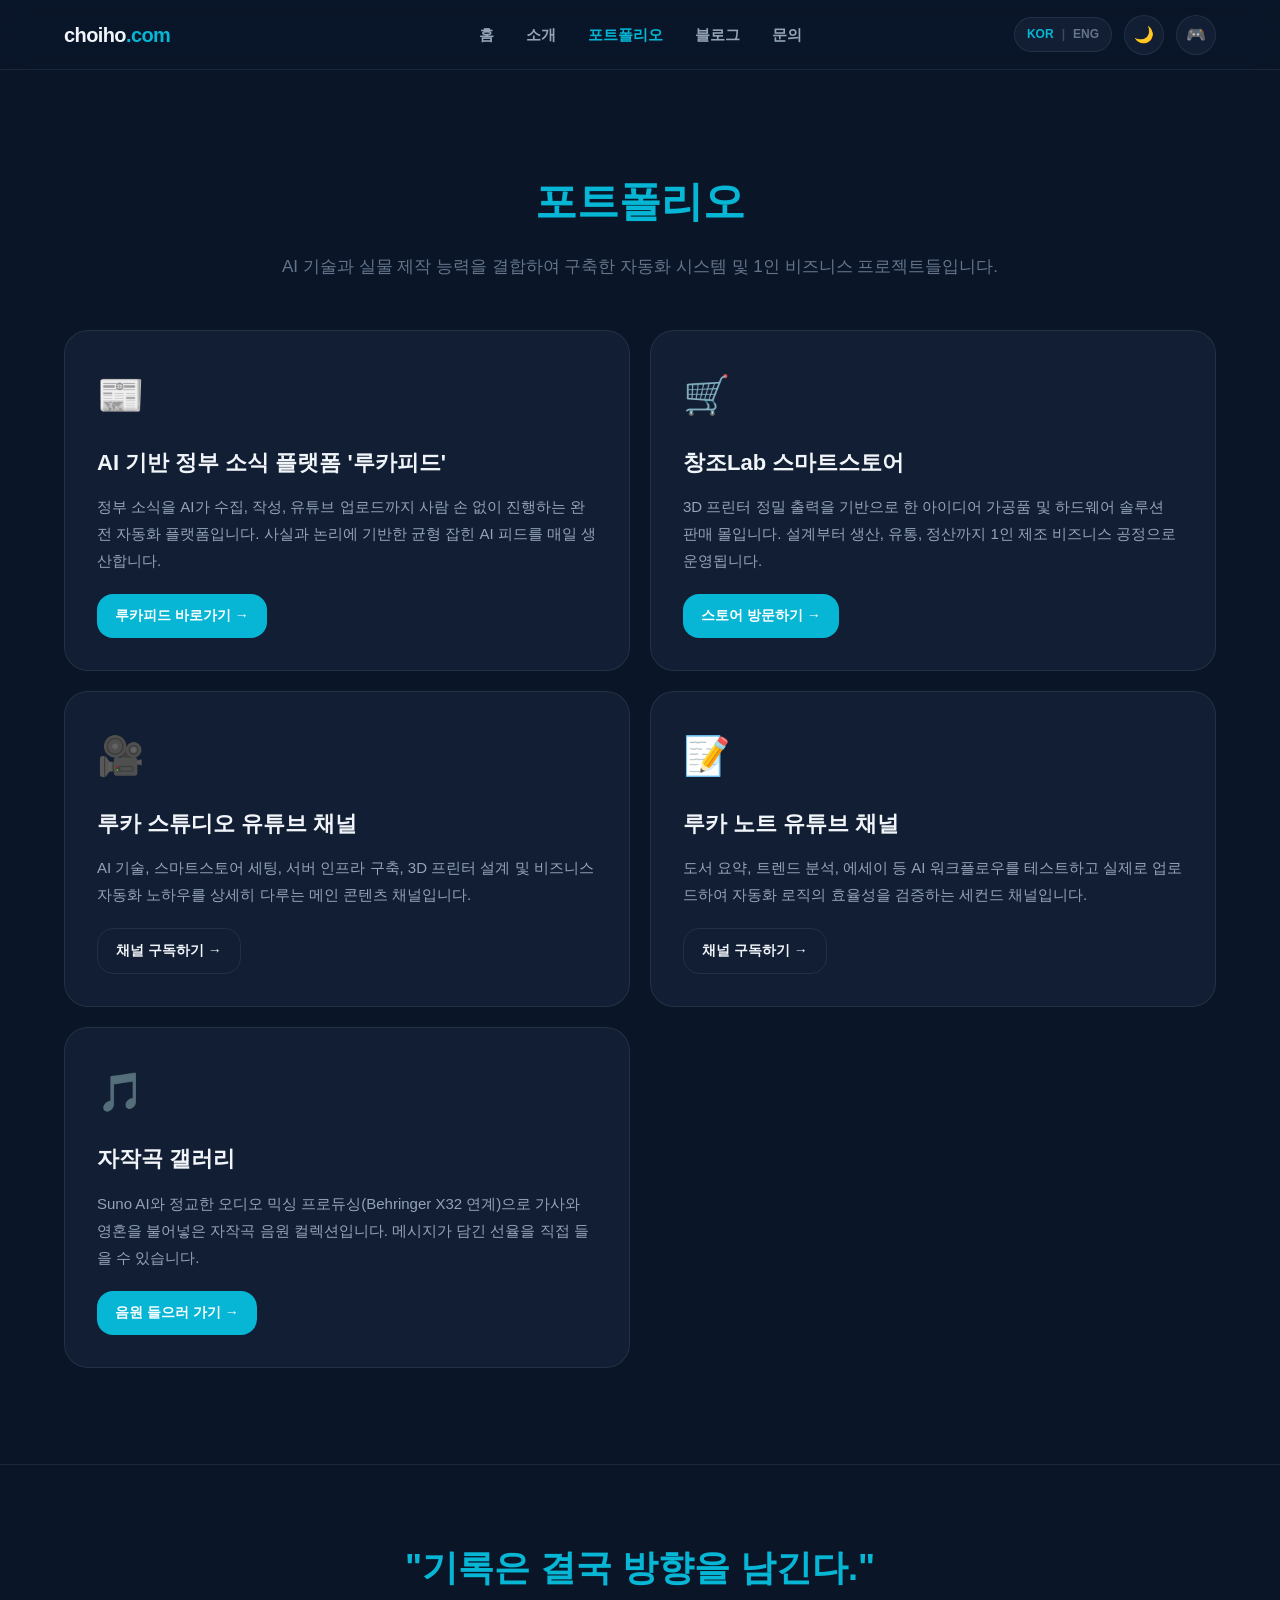
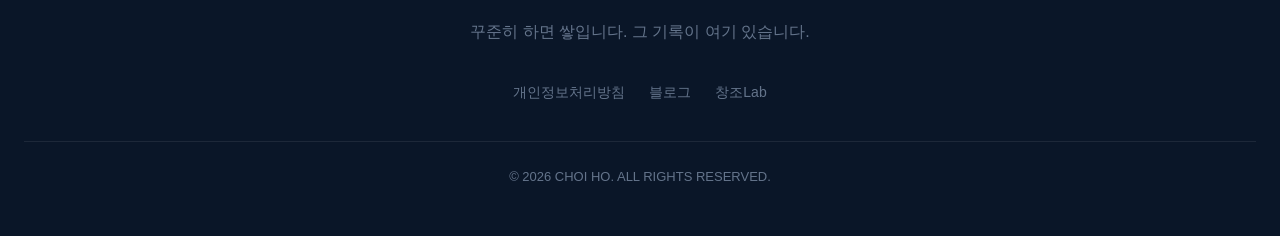
<file: portfolio.html>
<!DOCTYPE html>
<html lang="ko" data-theme="dark">
<head>
  <!-- Google tag (gtag.js) -->
  <script async src="https://www.googletagmanager.com/gtag/js?id=G-2HE87NL09E"></script>
  <script>
    window.dataLayer = window.dataLayer || [];
    function gtag(){dataLayer.push(arguments);}
    gtag('js', new Date());
    gtag('config', 'G-2HE87NL09E');
  </script>
  <meta charset="UTF-8" />
  <meta name="viewport" content="width=device-width, initial-scale=1.0" />
  <title>최호 | 포트폴리오 (비즈니스 & 프로젝트)</title>
  <meta name="description" content="AI 자동화 플랫폼 루카피드, 정밀 3D 프린팅 샵 창조Lab, 유튜브 채널 및 오리지널 AI 자작곡을 아우르는 1인 비즈니스 포트폴리오입니다." />
  <link rel="icon" type="image/png" href="/favicon.png">
  <link rel="apple-touch-icon" href="/favicon-192.png">
  <link rel="stylesheet" href="css/style.css?v=1.0.3" />
</head>
<body data-theme="dark">

  <!-- Navigation Bar -->
  <nav class="navbar">
    <div class="container navbar-container">
      <a href="index.html" class="nav-logo">choiho<span>.com</span></a>
      
      <ul class="nav-menu">
        <li><a href="index.html" class="nav-link" data-ko="홈" data-en="Home">홈</a></li>
        <li><a href="about.html" class="nav-link" data-ko="소개" data-en="About">소개</a></li>
        <li><a href="portfolio.html" class="nav-link active" data-ko="포트폴리오" data-en="Portfolio">포트폴리오</a></li>
        <li><a href="https://blog.naver.com/yaho0619" target="_blank" rel="noopener noreferrer" class="nav-link" data-ko="블로그" data-en="Blog">블로그</a></li>
        <li><a href="contact.html" class="nav-link" data-ko="문의" data-en="Contact">문의</a></li>
      </ul>
      
      <div class="nav-actions">
        <!-- Language Switcher -->
        <div class="nav-lang">
          <button class="nav-lang-btn active" id="lang-ko">KOR</button>
          <span>|</span>
          <button class="nav-lang-btn" id="lang-en">ENG</button>
        </div>
        
        <!-- Theme Toggle -->
        <button class="icon-btn" id="theme-toggle-btn" aria-label="테마 변경">🌙</button>
        
        <!-- Mini Games -->
        <div class="game-menu-wrapper">
          <button class="icon-btn" aria-label="미니게임">🎮</button>
          <div class="game-dropdown">
            <a href="index.html?game=tetris" class="game-link" data-game="tetris">🧱 테트리스</a>
            <a href="index.html?game=omok" class="game-link" data-game="omok">⚫ 오목</a>
            <a href="index.html?game=sudoku" class="game-link" data-game="sudoku">🔢 수도쿠</a>
          </div>
        </div>

        <!-- Mobile Toggle -->
        <button class="nav-toggle" id="nav-toggle" aria-label="메뉴 토글">
          <span class="nav-toggle-icon"></span>
        </button>
      </div>
    </div>
  </nav>

  <!-- ===== Portfolio Section ===== -->
  <section>
    <div class="container">
      <h2 class="section-title" data-ko="포트폴리오" data-en="Portfolio">포트폴리오</h2>
      <p class="section-desc"
         data-ko="AI 기술과 실물 제작 능력을 결합하여 구축한 자동화 시스템 및 1인 비즈니스 프로젝트들입니다."
         data-en="Automated systems and solo business projects built by merging AI technology and engineering.">
        AI 기술과 실물 제작 능력을 결합하여 구축한 자동화 시스템 및 1인 비즈니스 프로젝트들입니다.
      </p>
      
      <div class="cards-grid">
        
        <!-- 루카피드 -->
        <div class="info-card">
          <div class="card-icon">📰</div>
          <h3 data-ko="AI 기반 정부 소식 플랫폼 '루카피드'" data-en="AI Gov News Platform 'Lucafeed'">AI 기반 정부 소식 플랫폼 '루카피드'</h3>
          <p data-ko="정부 소식을 AI가 수집, 작성, 유튜브 업로드까지 사람 손 없이 진행하는 완전 자동화 플랫폼입니다. 사실과 논리에 기반한 균형 잡힌 AI 피드를 매일 생산합니다."
             data-en="A fully automated platform that collects, writes, and uploads government news to YouTube without human intervention. Delivers balanced, fact-based AI feeds daily.">
            정부 소식을 AI가 수집, 작성, 유튜브 업로드까지 사람 손 없이 진행하는 완전 자동화 플랫폼입니다. 사실과 논리에 기반한 균형 잡힌 AI 피드를 매일 생산합니다.
          </p>
          <div class="card-actions">
            <a href="https://lucafeed.com/" target="_blank" rel="noopener noreferrer" class="btn btn-primary"
               data-ko="루카피드 바로가기 →" data-en="Visit Lucafeed →">루카피드 바로가기 →</a>
          </div>
        </div>

        <!-- 창조Lab 스마트스토어 -->
        <div class="info-card">
          <div class="card-icon">🛒</div>
          <h3 data-ko="창조Lab 스마트스토어" data-en="CreateLab Smart Store">창조Lab 스마트스토어</h3>
          <p data-ko="3D 프린터 정밀 출력을 기반으로 한 아이디어 가공품 및 하드웨어 솔루션 판매 몰입니다. 설계부터 생산, 유통, 정산까지 1인 제조 비즈니스 공정으로 운영됩니다."
             data-en="E-commerce store selling 3D printed precision products and hardware solutions. Operated as a one-person manufacturing workflow from design to shipping.">
            3D 프린터 정밀 출력을 기반으로 한 아이디어 가공품 및 하드웨어 솔루션 판매 몰입니다. 설계부터 생산, 유통, 정산까지 1인 제조 비즈니스 공정으로 운영됩니다.
          </p>
          <div class="card-actions">
            <a href="https://smartstore.naver.com/createlab_shop" target="_blank" rel="noopener noreferrer" class="btn btn-primary"
               data-ko="스토어 방문하기 →" data-en="Visit Store →">스토어 방문하기 →</a>
          </div>
        </div>

        <!-- 루카스튜디오 유튜브 -->
        <div class="info-card">
          <div class="card-icon">🎥</div>
          <h3 data-ko="루카 스튜디오 유튜브 채널" data-en="Luca Studio YouTube Channel">루카 스튜디오 유튜브 채널</h3>
          <p data-ko="AI 기술, 스마트스토어 세팅, 서버 인프라 구축, 3D 프린터 설계 및 비즈니스 자동화 노하우를 상세히 다루는 메인 콘텐츠 채널입니다."
             data-en="Main content channel sharing insights on AI technology, e-commerce setup, server infrastructure, 3D printer design, and workflow automation.">
            AI 기술, 스마트스토어 세팅, 서버 인프라 구축, 3D 프린터 설계 및 비즈니스 자동화 노하우를 상세히 다루는 메인 콘텐츠 채널입니다.
          </p>
          <div class="card-actions">
            <a href="https://www.youtube.com/@루카스튜디오" target="_blank" rel="noopener noreferrer" class="btn btn-secondary"
               data-ko="채널 구독하기 →" data-en="Subscribe Channel →">채널 구독하기 →</a>
          </div>
        </div>

        <!-- 루카노트 유튜브 -->
        <div class="info-card">
          <div class="card-icon">📝</div>
          <h3 data-ko="루카 노트 유튜브 채널" data-en="Luca Note YouTube Channel">루카 노트 유튜브 채널</h3>
          <p data-ko="도서 요약, 트렌드 분석, 에세이 등 AI 워크플로우를 테스트하고 실제로 업로드하여 자동화 로직의 효율성을 검증하는 세컨드 채널입니다."
             data-en="Second channel focusing on testing AI workflows, book summaries, trend reports, and validating the performance of content automation logics.">
            도서 요약, 트렌드 분석, 에세이 등 AI 워크플로우를 테스트하고 실제로 업로드하여 자동화 로직의 효율성을 검증하는 세컨드 채널입니다.
          </p>
          <div class="card-actions">
            <a href="https://www.youtube.com/@루카노트" target="_blank" rel="noopener noreferrer" class="btn btn-secondary"
               data-ko="채널 구독하기 →" data-en="Subscribe Channel →">채널 구독하기 →</a>
          </div>
        </div>

        <!-- 자작곡 듣기 -->
        <div class="info-card">
          <div class="card-icon">🎵</div>
          <h3 data-ko="자작곡 갤러리" data-en="Original Songs Gallery">자작곡 갤러리</h3>
          <p data-ko="Suno AI와 정교한 오디오 믹싱 프로듀싱(Behringer X32 연계)으로 가사와 영혼을 불어넣은 자작곡 음원 컬렉션입니다. 메시지가 담긴 선율을 직접 들을 수 있습니다."
             data-en="A collection of original songs crafted using Suno AI and advanced audio mixing, embedding deep lyrics and spiritual melodies. Available for instant streaming.">
            Suno AI와 정교한 오디오 믹싱 프로듀싱(Behringer X32 연계)으로 가사와 영혼을 불어넣은 자작곡 음원 컬렉션입니다. 메시지가 담긴 선율을 직접 들을 수 있습니다.
          </p>
          <div class="card-actions">
            <a href="song/index.html" class="btn btn-primary"
               data-ko="음원 들으러 가기 →" data-en="Listen to Music →">음원 들으러 가기 →</a>
          </div>
        </div>

      </div>
    </div>
  </section>

  <!-- ===== Footer ===== -->
  <footer>
    <div class="footer-quote" data-ko='"기록은 결국 방향을 남긴다."' data-en='"Records leave direction."'>"기록은 결국 방향을 남긴다."</div>
    <p class="footer-text"
       data-ko="꾸준히 하면 쌓입니다. 그 기록이 여기 있습니다."
       data-en="Consistency compounds. The record is here.">
      꾸준히 하면 쌓입니다. 그 기록이 여기 있습니다.
    </p>
    <div class="footer-links">
      <a href="privacy.html" data-ko="개인정보처리방침" data-en="Privacy Policy">개인정보처리방침</a>
      <a href="https://blog.naver.com/yaho0619" target="_blank" data-ko="블로그" data-en="Blog">블로그</a>
      <a href="startup/index.html" data-ko="창조Lab" data-en="CreateLab">창조Lab</a>
    </div>
    <div class="copyright">
      © 2026 CHOI HO. ALL RIGHTS RESERVED.
    </div>
  </footer>

  <script src="js/main.js?v=1.0.3"></script>
</body>
</html>
</file>
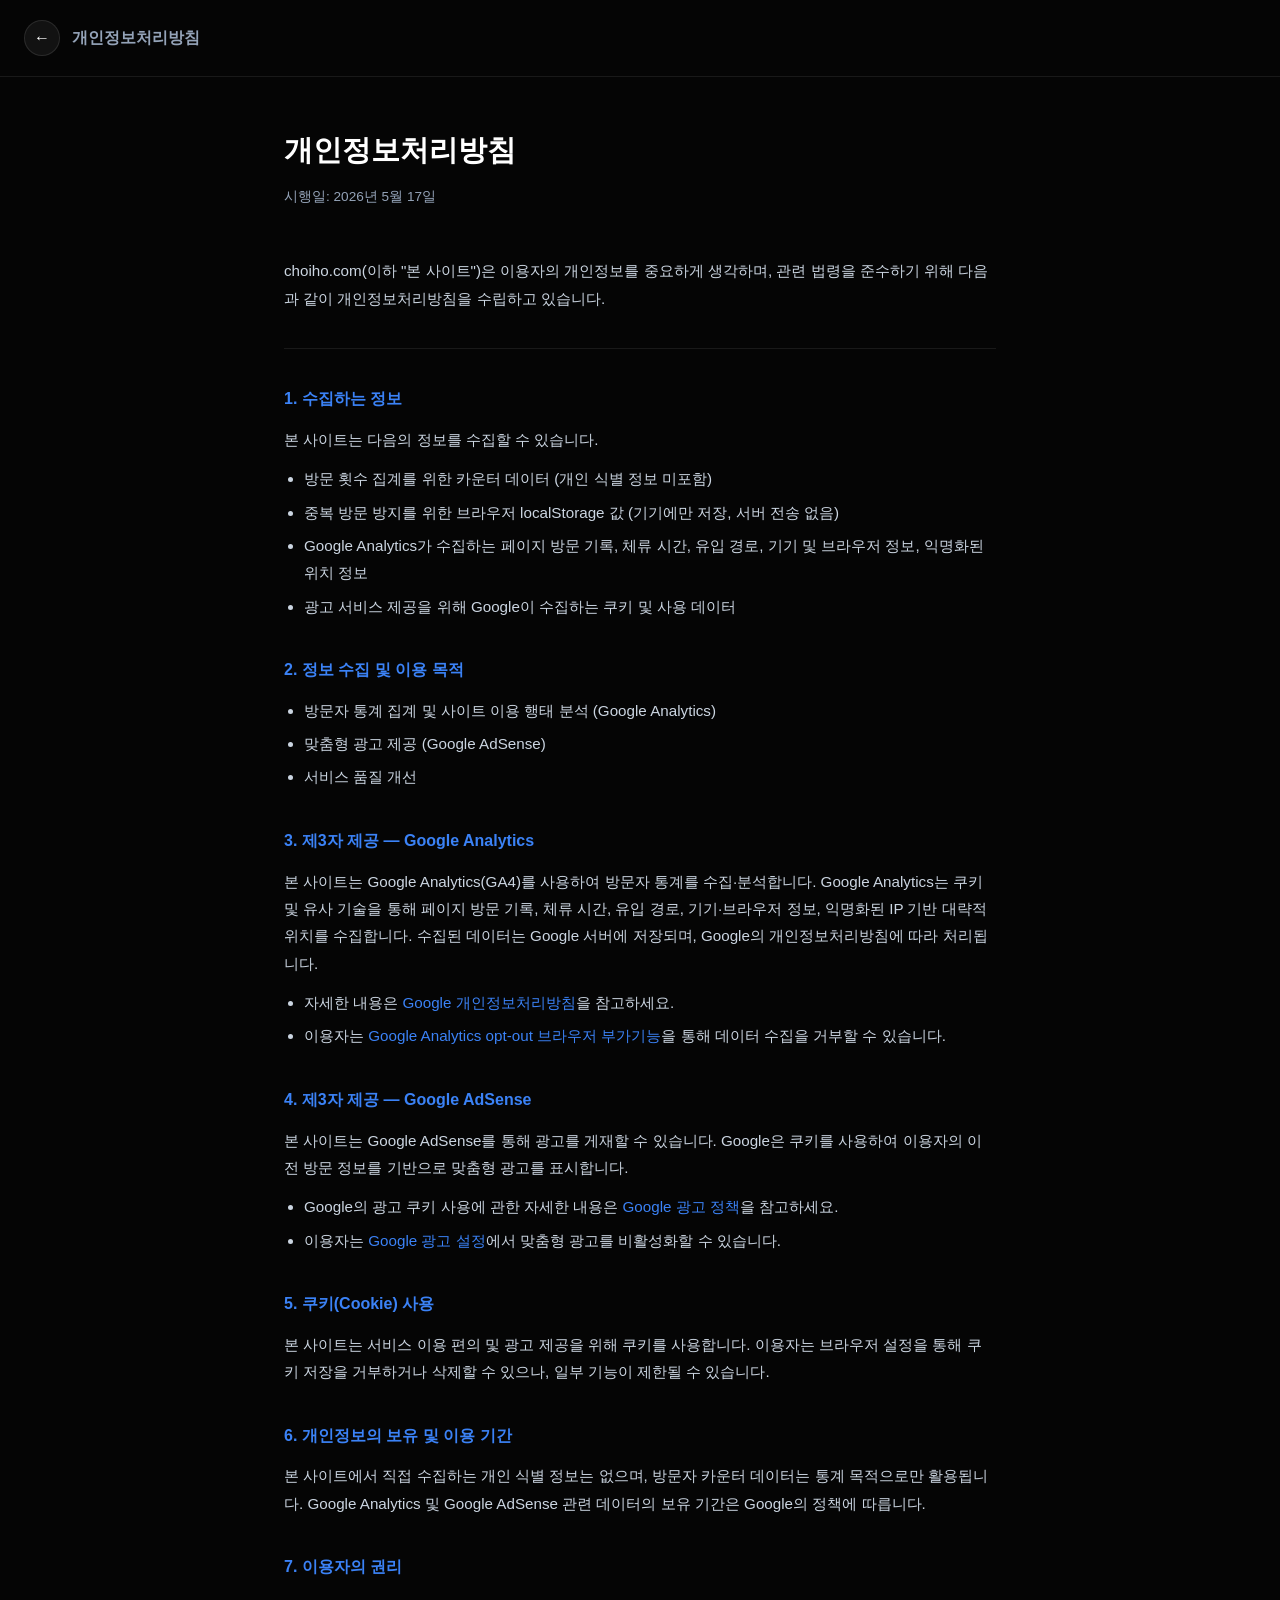
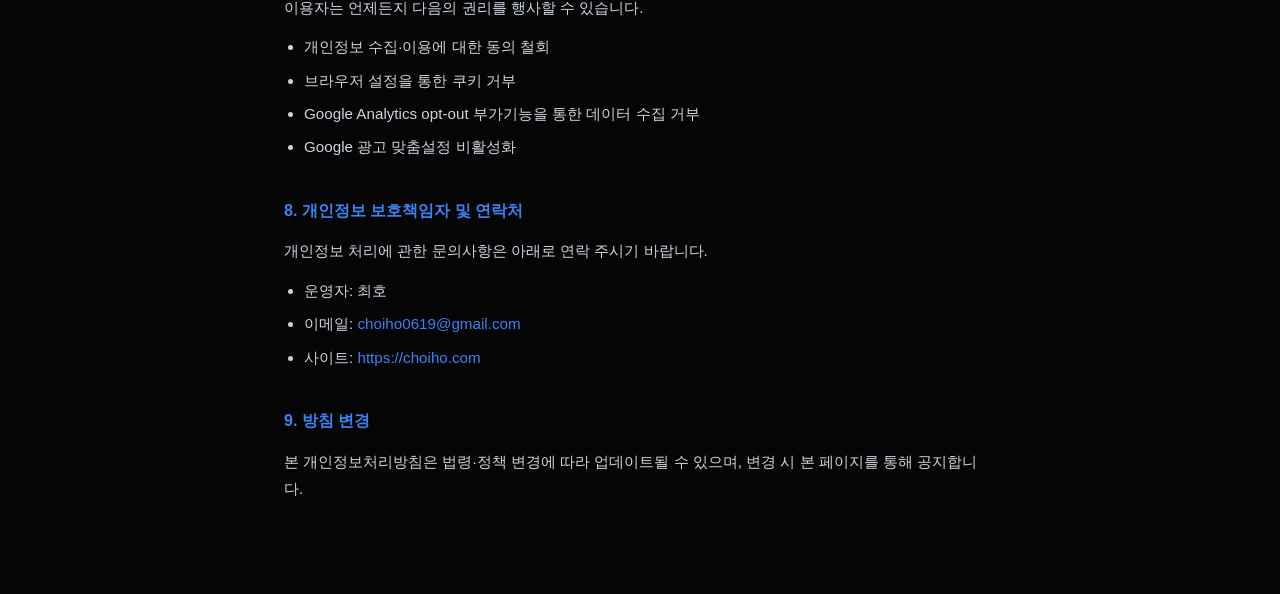
<file: privacy.html>
<!DOCTYPE html>
<html lang="ko">
<head>
  <!-- Google tag (gtag.js) -->
  <script async src="https://www.googletagmanager.com/gtag/js?id=G-2HE87NL09E"></script>
  <script>
    window.dataLayer = window.dataLayer || [];
    function gtag(){dataLayer.push(arguments);}
    gtag('js', new Date());

    gtag('config', 'G-2HE87NL09E');
  </script>
  <meta charset="UTF-8" />
  <meta name="viewport" content="width=device-width, initial-scale=1.0" />
  <title>개인정보처리방침 | choiho.com</title>
  <style>
    *, *::before, *::after { box-sizing: border-box; margin: 0; padding: 0; }
    body {
      background: #050505;
      color: #ffffff;
      font-family: 'Pretendard', -apple-system, BlinkMacSystemFont, 'Noto Sans KR', sans-serif;
      line-height: 1.8;
      min-height: 100vh;
    }
    header {
      display: flex;
      align-items: center;
      gap: 12px;
      padding: 20px 24px;
      border-bottom: 1px solid rgba(255,255,255,0.08);
    }
    .back-btn {
      background: rgba(20,20,20,0.9);
      border: 1px solid rgba(255,255,255,0.1);
      color: #ffffff;
      width: 36px; height: 36px;
      border-radius: 50%;
      display: flex; align-items: center; justify-content: center;
      font-size: 16px;
      text-decoration: none;
      flex-shrink: 0;
    }
    header h1 { font-size: 1rem; font-weight: 600; color: #94a3b8; }
    .container {
      max-width: 760px;
      margin: 0 auto;
      padding: 48px 24px 80px;
    }
    h2 {
      font-size: 1.8rem;
      font-weight: 900;
      margin-bottom: 8px;
    }
    .effective-date {
      font-size: 0.85rem;
      color: #94a3b8;
      margin-bottom: 48px;
    }
    h3 {
      font-size: 1rem;
      font-weight: 700;
      color: #3b82f6;
      margin: 36px 0 12px;
    }
    p { color: #cbd5e1; margin-bottom: 12px; font-size: 0.95rem; }
    ul {
      color: #cbd5e1;
      font-size: 0.95rem;
      padding-left: 20px;
      margin-bottom: 12px;
    }
    ul li { margin-bottom: 6px; }
    a { color: #3b82f6; text-decoration: none; }
    a:hover { text-decoration: underline; }
    .divider {
      border: none;
      border-top: 1px solid rgba(255,255,255,0.08);
      margin: 36px 0;
    }
  </style>
</head>
<body>
  <header>
    <a href="index.html" class="back-btn">←</a>
    <h1>개인정보처리방침</h1>
  </header>

  <div class="container">
    <h2>개인정보처리방침</h2>
    <p class="effective-date">시행일: 2026년 5월 17일</p>

    <p>choiho.com(이하 "본 사이트")은 이용자의 개인정보를 중요하게 생각하며, 관련 법령을 준수하기 위해 다음과 같이 개인정보처리방침을 수립하고 있습니다.</p>

    <hr class="divider" />

    <h3>1. 수집하는 정보</h3>
    <p>본 사이트는 다음의 정보를 수집할 수 있습니다.</p>
    <ul>
      <li>방문 횟수 집계를 위한 카운터 데이터 (개인 식별 정보 미포함)</li>
      <li>중복 방문 방지를 위한 브라우저 localStorage 값 (기기에만 저장, 서버 전송 없음)</li>
      <li>Google Analytics가 수집하는 페이지 방문 기록, 체류 시간, 유입 경로, 기기 및 브라우저 정보, 익명화된 위치 정보</li>
      <li>광고 서비스 제공을 위해 Google이 수집하는 쿠키 및 사용 데이터</li>
    </ul>

    <h3>2. 정보 수집 및 이용 목적</h3>
    <ul>
      <li>방문자 통계 집계 및 사이트 이용 행태 분석 (Google Analytics)</li>
      <li>맞춤형 광고 제공 (Google AdSense)</li>
      <li>서비스 품질 개선</li>
    </ul>

    <h3>3. 제3자 제공 — Google Analytics</h3>
    <p>본 사이트는 Google Analytics(GA4)를 사용하여 방문자 통계를 수집·분석합니다. Google Analytics는 쿠키 및 유사 기술을 통해 페이지 방문 기록, 체류 시간, 유입 경로, 기기·브라우저 정보, 익명화된 IP 기반 대략적 위치를 수집합니다. 수집된 데이터는 Google 서버에 저장되며, Google의 개인정보처리방침에 따라 처리됩니다.</p>
    <ul>
      <li>자세한 내용은 <a href="https://policies.google.com/privacy" target="_blank">Google 개인정보처리방침</a>을 참고하세요.</li>
      <li>이용자는 <a href="https://tools.google.com/dlpage/gaoptout" target="_blank">Google Analytics opt-out 브라우저 부가기능</a>을 통해 데이터 수집을 거부할 수 있습니다.</li>
    </ul>

    <h3>4. 제3자 제공 — Google AdSense</h3>
    <p>본 사이트는 Google AdSense를 통해 광고를 게재할 수 있습니다. Google은 쿠키를 사용하여 이용자의 이전 방문 정보를 기반으로 맞춤형 광고를 표시합니다.</p>
    <ul>
      <li>Google의 광고 쿠키 사용에 관한 자세한 내용은 <a href="https://policies.google.com/technologies/ads" target="_blank">Google 광고 정책</a>을 참고하세요.</li>
      <li>이용자는 <a href="https://www.google.com/settings/ads" target="_blank">Google 광고 설정</a>에서 맞춤형 광고를 비활성화할 수 있습니다.</li>
    </ul>

    <h3>5. 쿠키(Cookie) 사용</h3>
    <p>본 사이트는 서비스 이용 편의 및 광고 제공을 위해 쿠키를 사용합니다. 이용자는 브라우저 설정을 통해 쿠키 저장을 거부하거나 삭제할 수 있으나, 일부 기능이 제한될 수 있습니다.</p>

    <h3>6. 개인정보의 보유 및 이용 기간</h3>
    <p>본 사이트에서 직접 수집하는 개인 식별 정보는 없으며, 방문자 카운터 데이터는 통계 목적으로만 활용됩니다. Google Analytics 및 Google AdSense 관련 데이터의 보유 기간은 Google의 정책에 따릅니다.</p>

    <h3>7. 이용자의 권리</h3>
    <p>이용자는 언제든지 다음의 권리를 행사할 수 있습니다.</p>
    <ul>
      <li>개인정보 수집·이용에 대한 동의 철회</li>
      <li>브라우저 설정을 통한 쿠키 거부</li>
      <li>Google Analytics opt-out 부가기능을 통한 데이터 수집 거부</li>
      <li>Google 광고 맞춤설정 비활성화</li>
    </ul>

    <h3>8. 개인정보 보호책임자 및 연락처</h3>
    <p>개인정보 처리에 관한 문의사항은 아래로 연락 주시기 바랍니다.</p>
    <ul>
      <li>운영자: 최호</li>
      <li>이메일: <a href="mailto:choiho0619@gmail.com">choiho0619@gmail.com</a></li>
      <li>사이트: <a href="https://choiho.com">https://choiho.com</a></li>
    </ul>

    <h3>9. 방침 변경</h3>
    <p>본 개인정보처리방침은 법령·정책 변경에 따라 업데이트될 수 있으며, 변경 시 본 페이지를 통해 공지합니다.</p>
  </div>
</body>
</html>
</file>
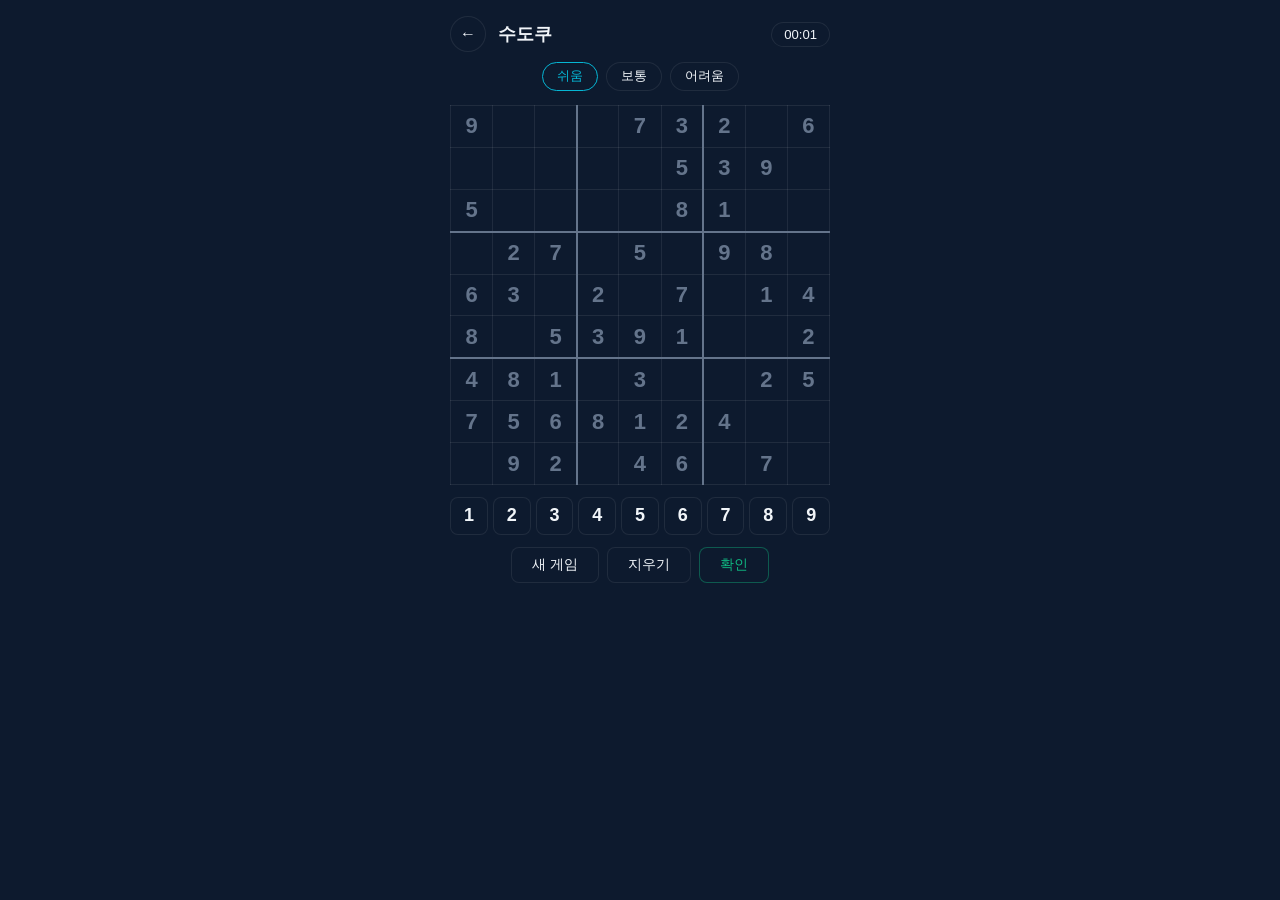
<file: sudoku.html>
<!DOCTYPE html>
<html lang="ko">
<head>
  <!-- Google tag (gtag.js) -->
  <script async src="https://www.googletagmanager.com/gtag/js?id=G-2HE87NL09E"></script>
  <script>
    window.dataLayer = window.dataLayer || [];
    function gtag(){dataLayer.push(arguments);}
    gtag('js', new Date());

    gtag('config', 'G-2HE87NL09E');
  </script>
    <meta charset="UTF-8">
    <meta name="viewport" content="width=device-width, initial-scale=1.0, maximum-scale=1.0, user-scalable=no">
    <title>수도쿠</title>
    <style>
        :root {
            --bg-color: #0d1a2e;
            --text-color: #f1f5f9;
            --border-color: rgba(255, 255, 255, 0.08);
            --highlight: #06b6d4;
            --text-muted: #64748b;
        }
        [data-theme="light"] {
            --bg-color: #ffffff;
            --text-color: #0a1628;
            --border-color: rgba(10, 22, 40, 0.1);
            --highlight: #0891b2;
            --text-muted: #64748b;
        }

        *, *::before, *::after { box-sizing: border-box; margin: 0; padding: 0; }
        body {
            min-height: 100vh;
            background: var(--bg-color);
            color: var(--text-color);
            font-family: 'Pretendard', -apple-system, BlinkMacSystemFont, 'Noto Sans KR', sans-serif;
            display: flex;
            flex-direction: column;
            align-items: center;
            touch-action: manipulation;
        }
        header {
            width: 100%;
            max-width: 420px;
            display: flex;
            align-items: center;
            padding: 16px 20px 10px;
            gap: 12px;
        }
        .back-btn {
            background: var(--bg-color);
            border: 1px solid var(--border-color);
            color: var(--text-color);
            width: 36px; height: 36px;
            border-radius: 50%;
            cursor: pointer;
            display: flex; align-items: center; justify-content: center;
            font-size: 16px;
            text-decoration: none;
            flex-shrink: 0;
            transition: border-color 0.2s;
        }
        .back-btn:hover { border-color: var(--highlight); }
        h1 { font-size: 1.1rem; font-weight: 700; flex: 1; }
        .timer {
            font-size: 0.82rem;
            color: var(--text-color);
            padding: 4px 12px;
            background: var(--bg-color);
            border: 1px solid var(--border-color);
            border-radius: 999px;
            font-variant-numeric: tabular-nums;
        }
        .difficulty-row {
            display: flex;
            gap: 8px;
            margin-bottom: 14px;
        }
        .diff-btn {
            background: var(--bg-color);
            border: 1px solid var(--border-color);
            color: var(--text-color);
            padding: 5px 14px;
            border-radius: 999px;
            cursor: pointer;
            font-size: 0.8rem;
            font-family: inherit;
            transition: all 0.2s;
        }
        .diff-btn.active, .diff-btn:hover {
            border-color: var(--highlight);
            color: var(--highlight);
        }
        .board-wrap {
            width: min(380px, 96vw);
            height: min(380px, 96vw);
        }
        table {
            border-collapse: collapse;
            width: 100%;
            height: 100%;
        }
        td {
            border: 1px solid var(--border-color);
            text-align: center;
            vertical-align: middle;
            cursor: pointer;
            font-size: clamp(14px, 4vw, 22px);
            font-weight: 600;
            color: var(--text-color);
            transition: background 0.1s;
            width: 11.11%;
        }
        td.given { color: var(--text-muted); cursor: default; }
        td.selected { background: rgba(6, 182, 212, 0.25) !important; }
        td.highlight { background: rgba(6, 182, 212, 0.08); }
        td.error { color: #ef4444; }
        td:hover:not(.given) { background: rgba(255,255,255,0.06); }

        /* 3x3 box borders */
        td:nth-child(3n) { border-right: 2px solid var(--text-muted); }
        td:nth-child(9) { border-right: 1px solid var(--border-color); }
        tr:nth-child(3n) td { border-bottom: 2px solid var(--text-muted); }
        tr:nth-child(9) td { border-bottom: 1px solid var(--border-color); }

        .numpad {
            display: grid;
            grid-template-columns: repeat(9, 1fr);
            gap: 5px;
            width: min(380px, 96vw);
            margin-top: 12px;
        }
        .num-btn {
            background: var(--bg-color);
            border: 1px solid var(--border-color);
            color: var(--text-color);
            border-radius: 8px;
            cursor: pointer;
            font-size: clamp(13px, 3.5vw, 18px);
            font-weight: 600;
            font-family: inherit;
            aspect-ratio: 1;
            display: flex; align-items: center; justify-content: center;
            transition: border-color 0.15s;
        }
        .num-btn:hover { border-color: var(--highlight); }
        .controls {
            display: flex;
            gap: 8px;
            margin-top: 12px;
            padding-bottom: 24px;
        }
        .btn {
            background: var(--bg-color);
            border: 1px solid var(--border-color);
            color: var(--text-color);
            padding: 8px 20px;
            border-radius: 8px;
            cursor: pointer;
            font-size: 0.85rem;
            font-family: inherit;
            transition: border-color 0.2s;
        }
        .btn:hover { border-color: var(--highlight); }
        .btn.check-btn { border-color: rgba(16,185,129,0.4); color: #10b981; }
        .btn.check-btn:hover { border-color: #10b981; }
        body.in-iframe header {
            display: none !important;
        }
    </style>
    <script>
        function applyTheme(theme) {
            document.documentElement.setAttribute('data-theme', theme);
            document.body.setAttribute('data-theme', theme);
        }
        const savedTheme = localStorage.getItem('theme') || 'dark';
        applyTheme(savedTheme);
    </script>
</head>
<body>
    <header>
        <a href="index.html" class="back-btn">←</a>
        <h1>수도쿠</h1>
        <div class="timer" id="timer">00:00</div>
    </header>

    <div class="difficulty-row">
        <button class="diff-btn active" onclick="setDifficulty('easy', this)">쉬움</button>
        <button class="diff-btn" onclick="setDifficulty('medium', this)">보통</button>
        <button class="diff-btn" onclick="setDifficulty('hard', this)">어려움</button>
    </div>

    <div class="board-wrap">
        <table id="grid"></table>
    </div>

    <div class="numpad" id="numpad"></div>

    <div class="controls">
        <button class="btn" onclick="newGame()">새 게임</button>
        <button class="btn" onclick="clearCell()">지우기</button>
        <button class="btn check-btn" onclick="checkBoard()">확인</button>
    </div>

    <script>
        if (window.self !== window.top) {
            document.body.classList.add('in-iframe');
        }
        let solution, puzzle, userGrid, selected, timerInterval, seconds;
        let difficulty = 'easy';
        const REMOVE = { easy: 35, medium: 46, hard: 55 };

        // --- Puzzle Generator ---
        function shuffle(arr) {
            for (let i = arr.length-1; i > 0; i--) {
                const j = Math.floor(Math.random()*(i+1));
                [arr[i], arr[j]] = [arr[j], arr[i]];
            }
            return arr;
        }

        function isValid(grid, r, c, num) {
            for (let i = 0; i < 9; i++) {
                if (grid[r][i] === num || grid[i][c] === num) return false;
            }
            const br = Math.floor(r/3)*3, bc = Math.floor(c/3)*3;
            for (let i = br; i < br+3; i++)
                for (let j = bc; j < bc+3; j++)
                    if (grid[i][j] === num) return false;
            return true;
        }

        function fillGrid(grid) {
            for (let r = 0; r < 9; r++) {
                for (let c = 0; c < 9; c++) {
                    if (grid[r][c] === 0) {
                        const nums = shuffle([1,2,3,4,5,6,7,8,9]);
                        for (const n of nums) {
                            if (isValid(grid, r, c, n)) {
                                grid[r][c] = n;
                                if (fillGrid(grid)) return true;
                                grid[r][c] = 0;
                            }
                        }
                        return false;
                    }
                }
            }
            return true;
        }

        function generatePuzzle(diff) {
            const sol = Array.from({length:9}, () => Array(9).fill(0));
            fillGrid(sol);
            solution = sol.map(r => [...r]);

            const puz = sol.map(r => [...r]);
            const cells = shuffle([...Array(81).keys()]);
            let removed = 0;
            const target = REMOVE[diff];
            for (const idx of cells) {
                if (removed >= target) break;
                const r = Math.floor(idx/9), c = idx%9;
                puz[r][c] = 0;
                removed++;
            }
            return puz;
        }

        // --- UI ---
        function setDifficulty(diff, btn) {
            difficulty = diff;
            document.querySelectorAll('.diff-btn').forEach(b => b.classList.remove('active'));
            btn.classList.add('active');
            newGame();
        }

        function newGame() {
            puzzle = generatePuzzle(difficulty);
            userGrid = puzzle.map(r => [...r]);
            selected = null;
            resetTimer();
            startTimer();
            renderGrid();
        }

        function renderGrid() {
            const table = document.getElementById('grid');
            table.innerHTML = '';
            for (let r = 0; r < 9; r++) {
                const tr = document.createElement('tr');
                for (let c = 0; c < 9; c++) {
                    const td = document.createElement('td');
                    td.dataset.r = r; td.dataset.c = c;
                    if (puzzle[r][c] !== 0) {
                        td.textContent = puzzle[r][c];
                        td.classList.add('given');
                    } else if (userGrid[r][c] !== 0) {
                        td.textContent = userGrid[r][c];
                    }
                    td.addEventListener('click', () => selectCell(r, c));
                    tr.appendChild(td);
                }
                table.appendChild(tr);
            }
        }

        function selectCell(r, c) {
            if (puzzle[r][c] !== 0) return;
            selected = [r, c];
            updateHighlights();
        }

        function updateHighlights() {
            document.querySelectorAll('td').forEach(td => {
                td.classList.remove('selected', 'highlight');
            });
            if (!selected) return;
            const [sr, sc] = selected;
            const val = userGrid[sr][sc];
            document.querySelectorAll('td').forEach(td => {
                const r = +td.dataset.r, c = +td.dataset.c;
                const sameBox = Math.floor(r/3)===Math.floor(sr/3) && Math.floor(c/3)===Math.floor(sc/3);
                if (r === sr && c === sc) td.classList.add('selected');
                else if (r===sr || c===sc || sameBox) td.classList.add('highlight');
                else if (val && (td.textContent == val || userGrid[r][c] == val)) td.classList.add('highlight');
            });
        }

        function inputNumber(num) {
            if (!selected) return;
            const [r, c] = selected;
            if (puzzle[r][c] !== 0) return;
            userGrid[r][c] = num;
            const td = document.querySelector(`td[data-r="${r}"][data-c="${c}"]`);
            if (td) { td.textContent = num || ''; td.classList.remove('error'); }
            updateHighlights();
            if (isSolved()) { stopTimer(); showWin(); }
        }

        function clearCell() {
            if (!selected) return;
            const [r, c] = selected;
            if (puzzle[r][c] !== 0) return;
            userGrid[r][c] = 0;
            const td = document.querySelector(`td[data-r="${r}"][data-c="${c}"]`);
            if (td) { td.textContent = ''; td.classList.remove('error'); }
        }

        function checkBoard() {
            document.querySelectorAll('td').forEach(td => {
                const r = +td.dataset.r, c = +td.dataset.c;
                td.classList.remove('error');
                if (userGrid[r][c] && userGrid[r][c] !== solution[r][c]) {
                    td.classList.add('error');
                }
            });
        }

        function isSolved() {
            for (let r = 0; r < 9; r++)
                for (let c = 0; c < 9; c++)
                    if (userGrid[r][c] !== solution[r][c]) return false;
            return true;
        }

        function showWin() {
            document.getElementById('timer').textContent = '🎉 완성!';
        }

        // --- Timer ---
        function resetTimer() {
            clearInterval(timerInterval);
            seconds = 0;
            document.getElementById('timer').textContent = '00:00';
        }
        function startTimer() {
            timerInterval = setInterval(() => {
                seconds++;
                const m = String(Math.floor(seconds/60)).padStart(2,'0');
                const s = String(seconds%60).padStart(2,'0');
                document.getElementById('timer').textContent = `${m}:${s}`;
            }, 1000);
        }
        function stopTimer() { clearInterval(timerInterval); }

        // --- Numpad ---
        function buildNumpad() {
            const pad = document.getElementById('numpad');
            for (let i = 1; i <= 9; i++) {
                const btn = document.createElement('button');
                btn.className = 'num-btn';
                btn.textContent = i;
                btn.addEventListener('click', () => inputNumber(i));
                pad.appendChild(btn);
            }
        }

        // --- Keyboard ---
        document.addEventListener('keydown', e => {
            if (!selected) return;
            const [r, c] = selected;
            if (e.key >= '1' && e.key <= '9') { inputNumber(+e.key); return; }
            if (e.key === 'Backspace' || e.key === 'Delete' || e.key === '0') { clearCell(); return; }
            const moves = { ArrowUp:[-1,0], ArrowDown:[1,0], ArrowLeft:[0,-1], ArrowRight:[0,1] };
            if (moves[e.key]) {
                e.preventDefault();
                const [dr, dc] = moves[e.key];
                let nr = r+dr, nc = c+dc;
                while (nr>=0&&nr<9&&nc>=0&&nc<9&&puzzle[nr][nc]!==0) { nr+=dr; nc+=dc; }
                if (nr>=0&&nr<9&&nc>=0&&nc<9) selectCell(nr, nc);
            }
        });

        buildNumpad();
        newGame();
    </script>
</body>
</html>
</file>
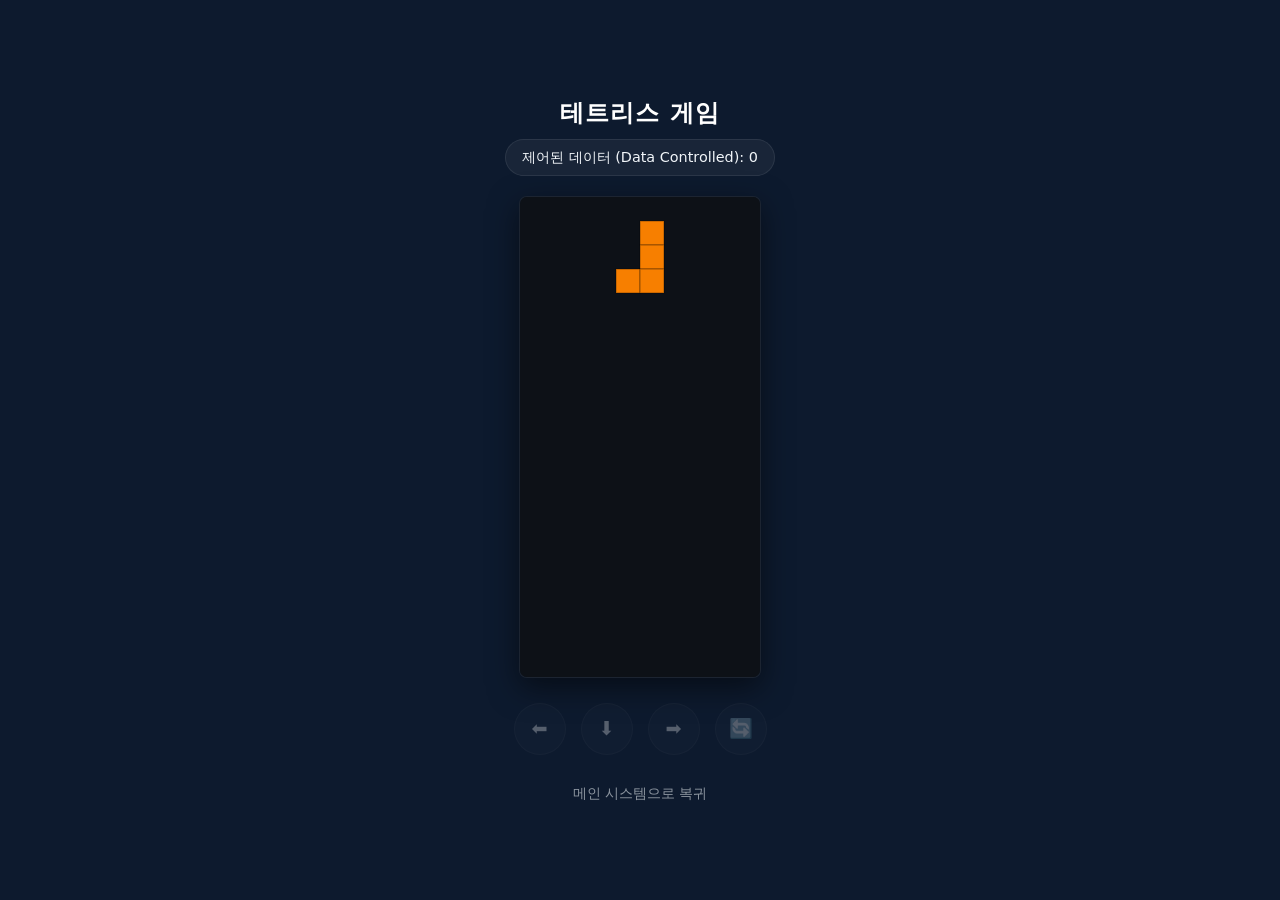
<file: tetris.html>
<!DOCTYPE html>
<html lang="ko">
<head>
  <!-- Google tag (gtag.js) -->
  <script async src="https://www.googletagmanager.com/gtag/js?id=G-2HE87NL09E"></script>
  <script>
    window.dataLayer = window.dataLayer || [];
    function gtag(){dataLayer.push(arguments);}
    gtag('js', new Date());

    gtag('config', 'G-2HE87NL09E');
  </script>
    <meta charset="UTF-8">
    <meta name="viewport" content="width=device-width, initial-scale=1.0, maximum-scale=1.0, user-scalable=no">
    <title>Control & Order</title>
    <style>
        :root {
            --bg-color: #0d1a2e;
            --text-color: #f1f5f9;
            --border-color: rgba(255, 255, 255, 0.08);
        }

        [data-theme="light"] {
            --bg-color: #ffffff;
            --text-color: #0a1628;
            --border-color: rgba(10, 22, 40, 0.1);
        }

        html, body {
            margin: 0;
            padding: 0;
            width: 100%;
            height: 100%;
            background-color: var(--bg-color);
            color: var(--text-color);
            font-family: 'Pretendard', -apple-system, BlinkMacSystemFont, system-ui, Roboto, 'Helvetica Neue', 'Segoe UI', 'Apple SD Gothic Neo', 'Noto Sans KR', 'Malgun Gothic', sans-serif;
            display: flex;
            justify-content: center;
            align-items: center;
            overflow: hidden;
            touch-action: manipulation;
        }

        .game-wrapper {
            display: flex;
            flex-direction: column;
            align-items: center;
            width: 100%;
            max-width: 400px;
            padding: 20px;
            box-sizing: border-box;
        }

        h1 {
            font-size: 1.5rem;
            margin: 0 0 10px 0;
            font-weight: 600;
            letter-spacing: 1px;
            text-align: center;
            color: #ffffff;
        }

        .score-board {
            font-size: 0.9rem;
            margin-bottom: 20px;
            padding: 8px 16px;
            background: rgba(255, 255, 255, 0.05);
            border-radius: 20px;
            border: 1px solid var(--border-color);
        }

        .canvas-container {
            position: relative;
            background-color: rgba(0, 0, 0, 0.3);
            border: 1px solid var(--border-color);
            border-radius: 8px;
            overflow: hidden;
            box-shadow: 0 10px 30px rgba(0,0,0,0.5);
        }

        canvas {
            display: block;
        }

        .game-over-screen {
            position: absolute;
            top: 0;
            left: 0;
            width: 100%;
            height: 100%;
            background-color: rgba(13, 17, 23, 0.85);
            display: flex;
            flex-direction: column;
            justify-content: center;
            align-items: center;
            opacity: 0;
            pointer-events: none;
            transition: opacity 0.3s ease;
        }

        .game-over-screen.active {
            opacity: 1;
            pointer-events: auto;
        }

        .game-over-text {
            color: #ff4757;
            font-size: 1.2rem;
            font-weight: bold;
            margin-bottom: 20px;
            text-shadow: 0 2px 10px rgba(255, 71, 87, 0.3);
        }

        .restart-btn {
            background: #2f3640;
            color: #ffffff;
            border: 1px solid var(--border-color);
            padding: 10px 20px;
            border-radius: 5px;
            cursor: pointer;
            font-size: 0.9rem;
            transition: background 0.2s;
        }

        .restart-btn:hover {
            background: #353b48;
        }

        .controls {
            display: flex;
            gap: 15px;
            margin-top: 25px;
            opacity: 0.3;
            transition: opacity 0.3s;
        }

        .controls:hover {
            opacity: 0.8;
        }

        .control-btn {
            width: 50px;
            height: 50px;
            border-radius: 50%;
            background: rgba(255, 255, 255, 0.05);
            border: 1px solid var(--border-color);
            color: white;
            font-size: 1.2rem;
            display: flex;
            justify-content: center;
            align-items: center;
            cursor: pointer;
            user-select: none;
            -webkit-tap-highlight-color: transparent;
        }

        .control-btn:active {
            background: rgba(255, 255, 255, 0.15);
        }

        .back-link {
            margin-top: 30px;
            color: #8b949e;
            text-decoration: none;
            font-size: 0.85rem;
            border-bottom: 1px solid transparent;
            transition: all 0.2s;
        }

        .back-link:hover {
            color: #ffffff;
            border-bottom: 1px solid #ffffff;
        }

        @media (max-width: 768px) {
            .controls {
                opacity: 0.8;
                gap: 20px;
            }
            .control-btn {
                width: 60px;
                height: 60px;
                font-size: 1.5rem;
            }
        }
        body.in-iframe .back-link {
            display: none !important;
        }
    </style>
    <script>
        function applyTheme(theme) {
            document.documentElement.setAttribute('data-theme', theme);
            document.body.setAttribute('data-theme', theme);
        }
        const savedTheme = localStorage.getItem('theme') || 'dark';
        applyTheme(savedTheme);
    </script>
</head>
<body>

    <div class="game-wrapper">
        <h1>테트리스 게임</h1>
        <div class="score-board" id="score">획득 점수: 0</div>
        
        <div class="canvas-container">
            <canvas id="tetris" width="240" height="480"></canvas>
            <div class="game-over-screen" id="game-over">
                <div class="game-over-text">통제 상실 (System Overload)</div>
                <button class="restart-btn" onclick="gameReset()">시스템 재가동</button>
            </div>
        </div>

        <div class="controls">
            <div class="control-btn" id="btn-left">⬅️</div>
            <div class="control-btn" id="btn-down">⬇️</div>
            <div class="control-btn" id="btn-right">➡️</div>
            <div class="control-btn" id="btn-rotate">🔄</div>
        </div>

        <a href="index.html" class="back-link">메인 시스템으로 복귀</a>
    </div>

    <script>
        if (window.self !== window.top) {
            document.body.classList.add('in-iframe');
        }
        const canvas = document.getElementById('tetris');
        const context = canvas.getContext('2d');
        const scoreElement = document.getElementById('score');
        const gameOverScreen = document.getElementById('game-over');

        context.scale(24, 24);

        function arenaSweep() {
            let rowCount = 1;
            outer: for (let y = arena.length - 1; y >= 0; --y) {
                for (let x = 0; x < arena[y].length; ++x) {
                    if (arena[y][x] === 0) {
                        continue outer;
                    }
                }
                const row = arena.splice(y, 1)[0].fill(0);
                arena.unshift(row);
                ++y;
                player.score += rowCount * 10;
                rowCount *= 2;
            }
        }

        function collide(arena, player) {
            const m = player.matrix;
            const o = player.pos;
            for (let y = 0; y < m.length; ++y) {
                for (let x = 0; x < m[y].length; ++x) {
                    if (m[y][x] !== 0 &&
                       (arena[y + o.y] && arena[y + o.y][x + o.x]) !== 0) {
                        return true;
                    }
                }
            }
            return false;
        }

        function createMatrix(w, h) {
            const matrix = [];
            while (h--) {
                matrix.push(new Array(w).fill(0));
            }
            return matrix;
        }

        function createPiece(type) {
            if (type === 'I') return [[0, 1, 0, 0], [0, 1, 0, 0], [0, 1, 0, 0], [0, 1, 0, 0]];
            if (type === 'L') return [[0, 2, 0], [0, 2, 0], [0, 2, 2]];
            if (type === 'J') return [[0, 3, 0], [0, 3, 0], [3, 3, 0]];
            if (type === 'O') return [[4, 4], [4, 4]];
            if (type === 'Z') return [[5, 5, 0], [0, 5, 5], [0, 0, 0]];
            if (type === 'S') return [[0, 6, 6], [6, 6, 0], [0, 0, 0]];
            if (type === 'T') return [[0, 7, 0], [7, 7, 7], [0, 0, 0]];
        }

        function drawMatrix(matrix, offset) {
            matrix.forEach((row, y) => {
                row.forEach((value, x) => {
                    if (value !== 0) {
                        context.fillStyle = colors[value];
                        context.fillRect(x + offset.x, y + offset.y, 1, 1);
                        context.lineWidth = 0.05;
                        context.strokeStyle = 'rgba(0,0,0,0.3)';
                        context.strokeRect(x + offset.x, y + offset.y, 1, 1);
                    }
                });
            });
        }

        function draw() {
            context.fillStyle = '#0d1117';
            context.fillRect(0, 0, canvas.width, canvas.height);
            drawMatrix(arena, {x: 0, y: 0});
            drawMatrix(player.matrix, player.pos);
        }

        function merge(arena, player) {
            player.matrix.forEach((row, y) => {
                row.forEach((value, x) => {
                    if (value !== 0) {
                        arena[y + player.pos.y][x + player.pos.x] = value;
                    }
                });
            });
        }

        function playerDrop() {
            player.pos.y++;
            if (collide(arena, player)) {
                player.pos.y--;
                merge(arena, player);
                playerReset();
                arenaSweep();
                updateScore();
            }
            dropCounter = 0;
        }

        function hardDrop() {
            while (!collide(arena, player)) {
                player.pos.y++;
            }
            player.pos.y--;
            merge(arena, player);
            playerReset();
            arenaSweep();
            updateScore();
            dropCounter = 0;
        }

        function playerMove(offset) {
            player.pos.x += offset;
            if (collide(arena, player)) {
                player.pos.x -= offset;
            }
        }

        function playerReset() {
            const pieces = 'TJLOSZI';
            player.matrix = createPiece(pieces[pieces.length * Math.random() | 0]);
            player.pos.y = 0;
            player.pos.x = (arena[0].length / 2 | 0) - (player.matrix[0].length / 2 | 0);
            
            if (collide(arena, player)) {
                isGameOver = true;
                gameOverScreen.classList.add('active');
            }
        }

        function playerRotate(dir) {
            const pos = player.pos.x;
            let offset = 1;
            rotate(player.matrix, dir);
            while (collide(arena, player)) {
                player.pos.x += offset;
                offset = -(offset + (offset > 0 ? 1 : -1));
                if (offset > player.matrix[0].length) {
                    rotate(player.matrix, -dir);
                    player.pos.x = pos;
                    return;
                }
            }
        }

        function rotate(matrix, dir) {
            for (let y = 0; y < matrix.length; ++y) {
                for (let x = 0; x < y; ++x) {
                    [matrix[x][y], matrix[y][x]] = [matrix[y][x], matrix[x][y]];
                }
            }
            if (dir > 0) {
                matrix.forEach(row => row.reverse());
            } else {
                matrix.reverse();
            }
        }

        function gameReset() {
            arena.forEach(row => row.fill(0));
            player.score = 0;
            updateScore();
            isGameOver = false;
            gameOverScreen.classList.remove('active');
            playerReset();
            update();
        }

        let dropCounter = 0;
        let dropInterval = 1000;
        let lastTime = 0;
        let isGameOver = false;

        function update(time = 0) {
            if (isGameOver) return;
            
            const deltaTime = time - lastTime;
            lastTime = time;

            dropCounter += deltaTime;
            if (dropCounter > dropInterval) {
                playerDrop();
            }

            draw();
            requestAnimationFrame(update);
        }

        function updateScore() {
            scoreElement.innerText = '제어된 데이터 (Data Controlled): ' + player.score;
        }

        const colors = [
            null,
            '#48cae4',
            '#0077b6',
            '#f77f00',
            '#fcbf49',
            '#2a9d8f',
            '#9d4edd',
            '#e63946'
        ];

        const arena = createMatrix(10, 20);

        const player = {
            pos: {x: 0, y: 0},
            matrix: null,
            score: 0,
        };

        // 키보드 조작
        document.addEventListener('keydown', event => {
            if (isGameOver) return;
            
            if (event.keyCode === 37) {
                playerMove(-1);
                event.preventDefault();
            } else if (event.keyCode === 39) {
                playerMove(1);
                event.preventDefault();
            } else if (event.keyCode === 40) {
                playerDrop();
                event.preventDefault();
            } else if (event.keyCode === 38) {
                playerRotate(1);
                event.preventDefault();
            } else if (event.keyCode === 32) { // Space
                hardDrop();
                event.preventDefault();
            }
        });

        // 모바일 조작
        document.getElementById('btn-left').addEventListener('touchstart', (e) => { e.preventDefault(); if(!isGameOver) playerMove(-1); });
        document.getElementById('btn-right').addEventListener('touchstart', (e) => { e.preventDefault(); if(!isGameOver) playerMove(1); });
        document.getElementById('btn-down').addEventListener('touchstart', (e) => { e.preventDefault(); if(!isGameOver) playerDrop(); });
        document.getElementById('btn-rotate').addEventListener('touchstart', (e) => { e.preventDefault(); if(!isGameOver) playerRotate(1); });

        // 마우스 클릭 지원 (데스크톱 테스트용)
        document.getElementById('btn-left').addEventListener('click', () => { if(!isGameOver) playerMove(-1); });
        document.getElementById('btn-right').addEventListener('click', () => { if(!isGameOver) playerMove(1); });
        document.getElementById('btn-down').addEventListener('click', () => { if(!isGameOver) playerDrop(); });
        document.getElementById('btn-rotate').addEventListener('click', () => { if(!isGameOver) playerRotate(1); });

        playerReset();
        updateScore();
        update();
    </script>
</body>
</html>
</file>
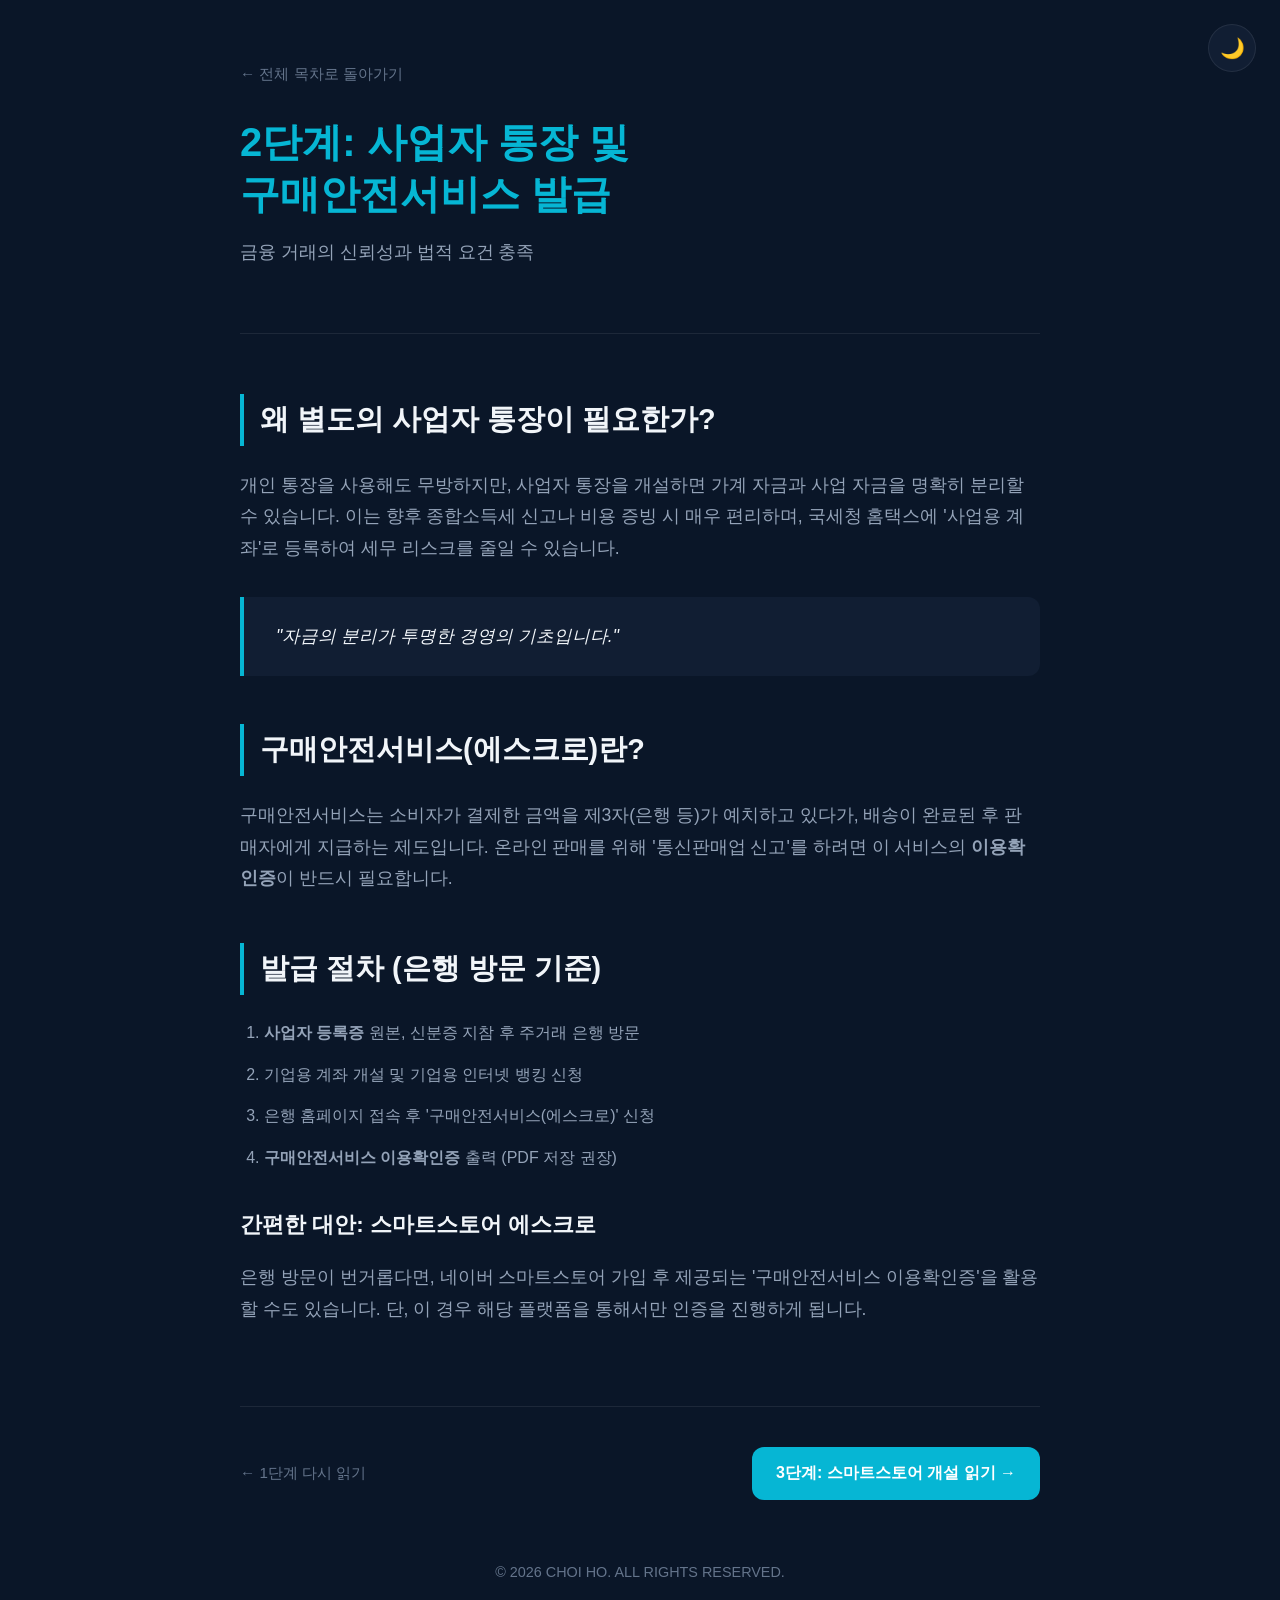
<file: startup/bank-and-escrow.html>
<!DOCTYPE html>
<html lang="ko">
<head>
  <!-- Google tag (gtag.js) -->
  <script async src="https://www.googletagmanager.com/gtag/js?id=G-2HE87NL09E"></script>
  <script>
    window.dataLayer = window.dataLayer || [];
    function gtag(){dataLayer.push(arguments);}
    gtag('js', new Date());

    gtag('config', 'G-2HE87NL09E');
  </script>
  <meta charset="UTF-8">
  <meta name="viewport" content="width=device-width, initial-scale=1.0">
  
  <title>2단계: 사업자 통장 및 구매안전서비스 발급 | 창업 실무 백서</title>
  <meta name="description" content="이커머스 운영을 위한 사업자 통장 개설과 구매안전서비스(에스크로) 발급 절차를 안내합니다. 통신판매업 신고를 위한 필수 준비 사항을 확인하세요.">
  <meta name="robots" content="index, follow">
  
  <meta property="og:title" content="사업자 통장 및 에스크로 발급 가이드">
  <meta property="og:description" content="통신판매업 신고의 필수 조건! 구매안전서비스 이용확인증 발급 방법을 알아봅니다.">
  <meta property="og:type" content="article">
  <meta property="og:url" content="https://choiho0619.github.io/choiho/startup/bank-and-escrow.html">
  
  <link rel="canonical" href="https://choiho0619.github.io/choiho/startup/bank-and-escrow.html">
  <link rel="stylesheet" href="../css/startup-article.css?v=1.0.1">
  
  <script>
    document.addEventListener('DOMContentLoaded', () => {
      const themeToggleBtn = document.getElementById('theme-toggle-btn');
      const htmlElement = document.documentElement;
      const currentTheme = localStorage.getItem('theme') || 'dark';
      htmlElement.setAttribute('data-theme', currentTheme);
      updateToggleButton(currentTheme);

      themeToggleBtn.addEventListener('click', () => {
        const targetTheme = htmlElement.getAttribute('data-theme') === 'dark' ? 'light' : 'dark';
        htmlElement.setAttribute('data-theme', targetTheme);
        localStorage.setItem('theme', targetTheme);
        updateToggleButton(targetTheme);
      });

      function updateToggleButton(theme) {
        themeToggleBtn.textContent = theme === 'dark' ? '🌙' : '☀️';
      }
    });
  </script>
</head>
<body>

  <div class="theme-toggle">
    <button class="theme-btn" id="theme-toggle-btn" aria-label="테마 변경">🌙</button>
  </div>

  <div class="container">
    <header>
      <a href="index.html" class="btn-back">← 전체 목차로 돌아가기</a>
      <h1>2단계: 사업자 통장 및<br>구매안전서비스 발급</h1>
      <p>금융 거래의 신뢰성과 법적 요건 충족</p>
    </header>

    <article>
      <h2>왜 별도의 사업자 통장이 필요한가?</h2>
      <p>개인 통장을 사용해도 무방하지만, 사업자 통장을 개설하면 가계 자금과 사업 자금을 명확히 분리할 수 있습니다. 이는 향후 종합소득세 신고나 비용 증빙 시 매우 편리하며, 국세청 홈택스에 '사업용 계좌'로 등록하여 세무 리스크를 줄일 수 있습니다.</p>

      <blockquote>
        "자금의 분리가 투명한 경영의 기초입니다."
      </blockquote>

      <h2>구매안전서비스(에스크로)란?</h2>
      <p>구매안전서비스는 소비자가 결제한 금액을 제3자(은행 등)가 예치하고 있다가, 배송이 완료된 후 판매자에게 지급하는 제도입니다. 온라인 판매를 위해 '통신판매업 신고'를 하려면 이 서비스의 <strong>이용확인증</strong>이 반드시 필요합니다.</p>

      <h2>발급 절차 (은행 방문 기준)</h2>
      <ol>
        <li><strong>사업자 등록증</strong> 원본, 신분증 지참 후 주거래 은행 방문</li>
        <li>기업용 계좌 개설 및 기업용 인터넷 뱅킹 신청</li>
        <li>은행 홈페이지 접속 후 '구매안전서비스(에스크로)' 신청</li>
        <li><strong>구매안전서비스 이용확인증</strong> 출력 (PDF 저장 권장)</li>
      </ol>

      <h3>간편한 대안: 스마트스토어 에스크로</h3>
      <p>은행 방문이 번거롭다면, 네이버 스마트스토어 가입 후 제공되는 '구매안전서비스 이용확인증'을 활용할 수도 있습니다. 단, 이 경우 해당 플랫폼을 통해서만 인증을 진행하게 됩니다.</p>
    </article>

    <div class="nav-footer">
      <a href="business-registration.html" class="btn-back">← 1단계 다시 읽기</a>
      <a href="smartstore-setup.html" class="btn-next">
        3단계: 스마트스토어 개설 읽기 →
      </a>
    </div>

    <footer style="text-align: center; color: var(--text-muted); font-size: 0.9rem; margin-top: 60px;">
      © 2026 CHOI HO. ALL RIGHTS RESERVED.
    </footer>
  </div>

</body>
</html>
</file>
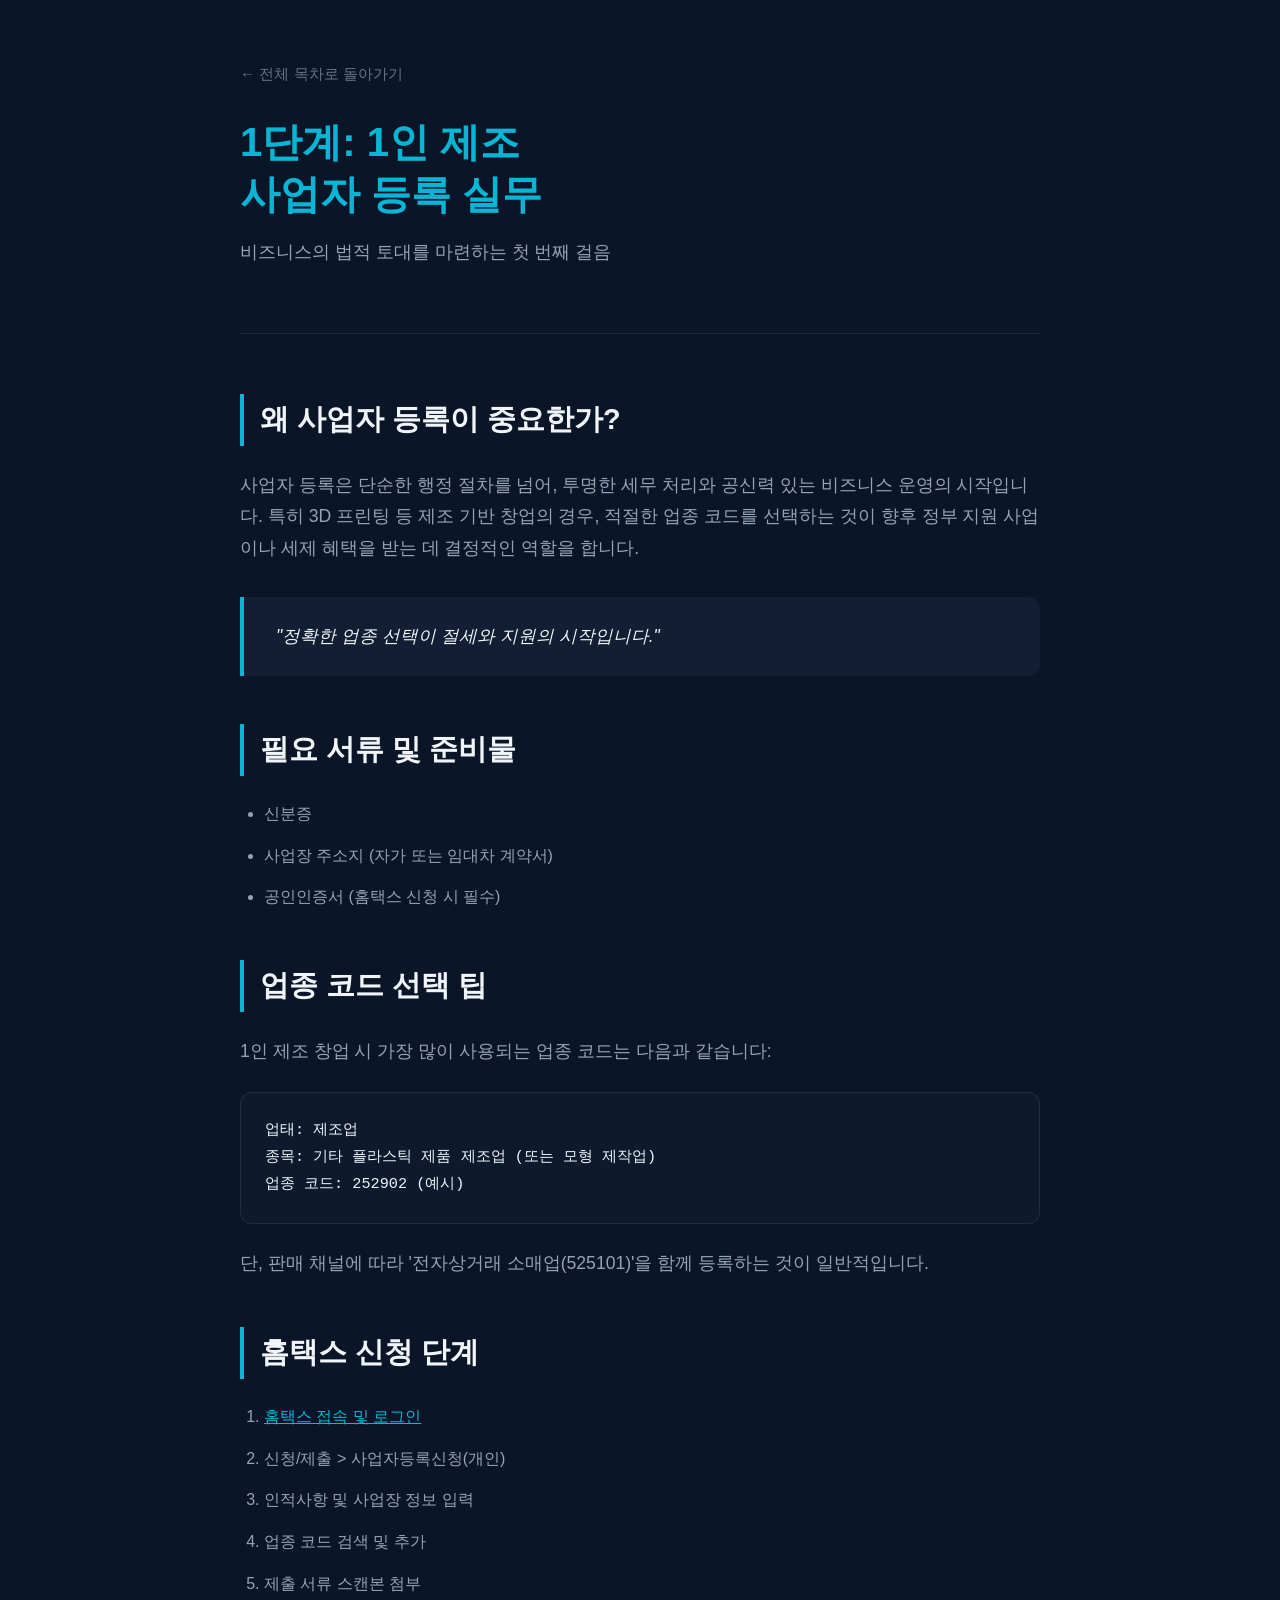
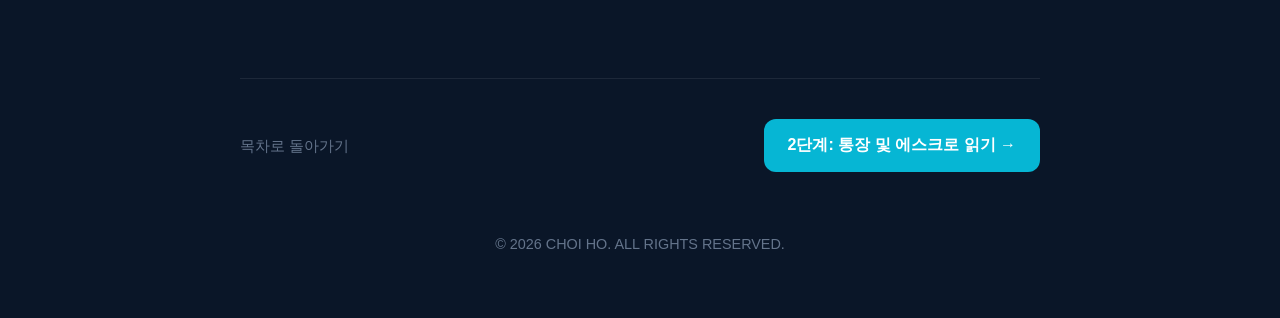
<file: startup/business-registration.html>
<!DOCTYPE html>
<html lang="ko">
<head>
  <!-- Google tag (gtag.js) -->
  <script async src="https://www.googletagmanager.com/gtag/js?id=G-2HE87NL09E"></script>
  <script>
    window.dataLayer = window.dataLayer || [];
    function gtag(){dataLayer.push(arguments);}
    gtag('js', new Date());

    gtag('config', 'G-2HE87NL09E');
  </script>
  <meta charset="UTF-8">
  <meta name="viewport" content="width=device-width, initial-scale=1.0">
  
  <title>1단계: 1인 제조 사업자 등록 실무 | 창업 실무 백서</title>
  <meta name="description" content="1인 제조 창업을 위한 사업자 등록 실무 가이드. 홈택스를 통한 신청 방법, 업종 코드 선택, 필요 서류를 상세히 설명합니다.">
  <meta name="robots" content="index, follow">
  
  <meta property="og:title" content="1인 제조 사업자 등록 실무 가이드">
  <meta property="og:description" content="사업자 등록, 어디서부터 시작해야 할까요? 1인 제조 창업자를 위한 실무 핵심 요약.">
  <meta property="og:type" content="article">
  <meta property="og:url" content="https://choiho0619.github.io/choiho/startup/business-registration.html">
  
  <link rel="canonical" href="https://choiho0619.github.io/choiho/startup/business-registration.html">
  <link rel="stylesheet" href="../css/startup-article.css?v=1.0.1">
  
  <script>
    document.addEventListener('DOMContentLoaded', () => {
      const themeToggleBtn = document.getElementById('theme-toggle-btn');
      const htmlElement = document.documentElement;
      const currentTheme = localStorage.getItem('theme') || 'dark';
      htmlElement.setAttribute('data-theme', currentTheme);
      updateToggleButton(currentTheme);

      themeToggleBtn.addEventListener('click', () => {
        const targetTheme = htmlElement.getAttribute('data-theme') === 'dark' ? 'light' : 'dark';
        htmlElement.setAttribute('data-theme', targetTheme);
        localStorage.setItem('theme', targetTheme);
        updateToggleButton(targetTheme);
      });

      function updateToggleButton(theme) {
        themeToggleBtn.textContent = theme === 'dark' ? '🌙' : '☀️';
      }
    });
  </script>
</head>
<body>

  <div class="theme-toggle">
    <button class="theme-btn" id="theme-toggle-btn" aria-label="테마 변경">🌙</button>
  </div>

  <div class="container">
    <header>
      <a href="index.html" class="btn-back">← 전체 목차로 돌아가기</a>
      <h1>1단계: 1인 제조<br>사업자 등록 실무</h1>
      <p>비즈니스의 법적 토대를 마련하는 첫 번째 걸음</p>
    </header>

    <article>
      <h2>왜 사업자 등록이 중요한가?</h2>
      <p>사업자 등록은 단순한 행정 절차를 넘어, 투명한 세무 처리와 공신력 있는 비즈니스 운영의 시작입니다. 특히 3D 프린팅 등 제조 기반 창업의 경우, 적절한 업종 코드를 선택하는 것이 향후 정부 지원 사업이나 세제 혜택을 받는 데 결정적인 역할을 합니다.</p>

      <blockquote>
        "정확한 업종 선택이 절세와 지원의 시작입니다."
      </blockquote>

      <h2>필요 서류 및 준비물</h2>
      <ul>
        <li>신분증</li>
        <li>사업장 주소지 (자가 또는 임대차 계약서)</li>
        <li>공인인증서 (홈택스 신청 시 필수)</li>
      </ul>

      <h2>업종 코드 선택 팁</h2>
      <p>1인 제조 창업 시 가장 많이 사용되는 업종 코드는 다음과 같습니다:</p>
      <pre><code>업태: 제조업
종목: 기타 플라스틱 제품 제조업 (또는 모형 제작업)
업종 코드: 252902 (예시)</code></pre>
      <p>단, 판매 채널에 따라 '전자상거래 소매업(525101)'을 함께 등록하는 것이 일반적입니다.</p>

      <h2>홈택스 신청 단계</h2>
      <ol>
        <li><a href="https://www.hometax.go.kr/" target="_blank" style="color: var(--highlight); text-decoration: underline;">홈택스 접속 및 로그인</a></li>
        <li>신청/제출 > 사업자등록신청(개인)</li>
        <li>인적사항 및 사업장 정보 입력</li>
        <li>업종 코드 검색 및 추가</li>
        <li>제출 서류 스캔본 첨부</li>
      </ol>
    </article>

    <div class="nav-footer">
      <a href="index.html" class="btn-back">목차로 돌아가기</a>
      <a href="bank-and-escrow.html" class="btn-next">
        2단계: 통장 및 에스크로 읽기 →
      </a>
    </div>

    <footer style="text-align: center; color: var(--text-muted); font-size: 0.9rem; margin-top: 60px;">
      © 2026 CHOI HO. ALL RIGHTS RESERVED.
    </footer>
  </div>

</body>
</html>
</file>
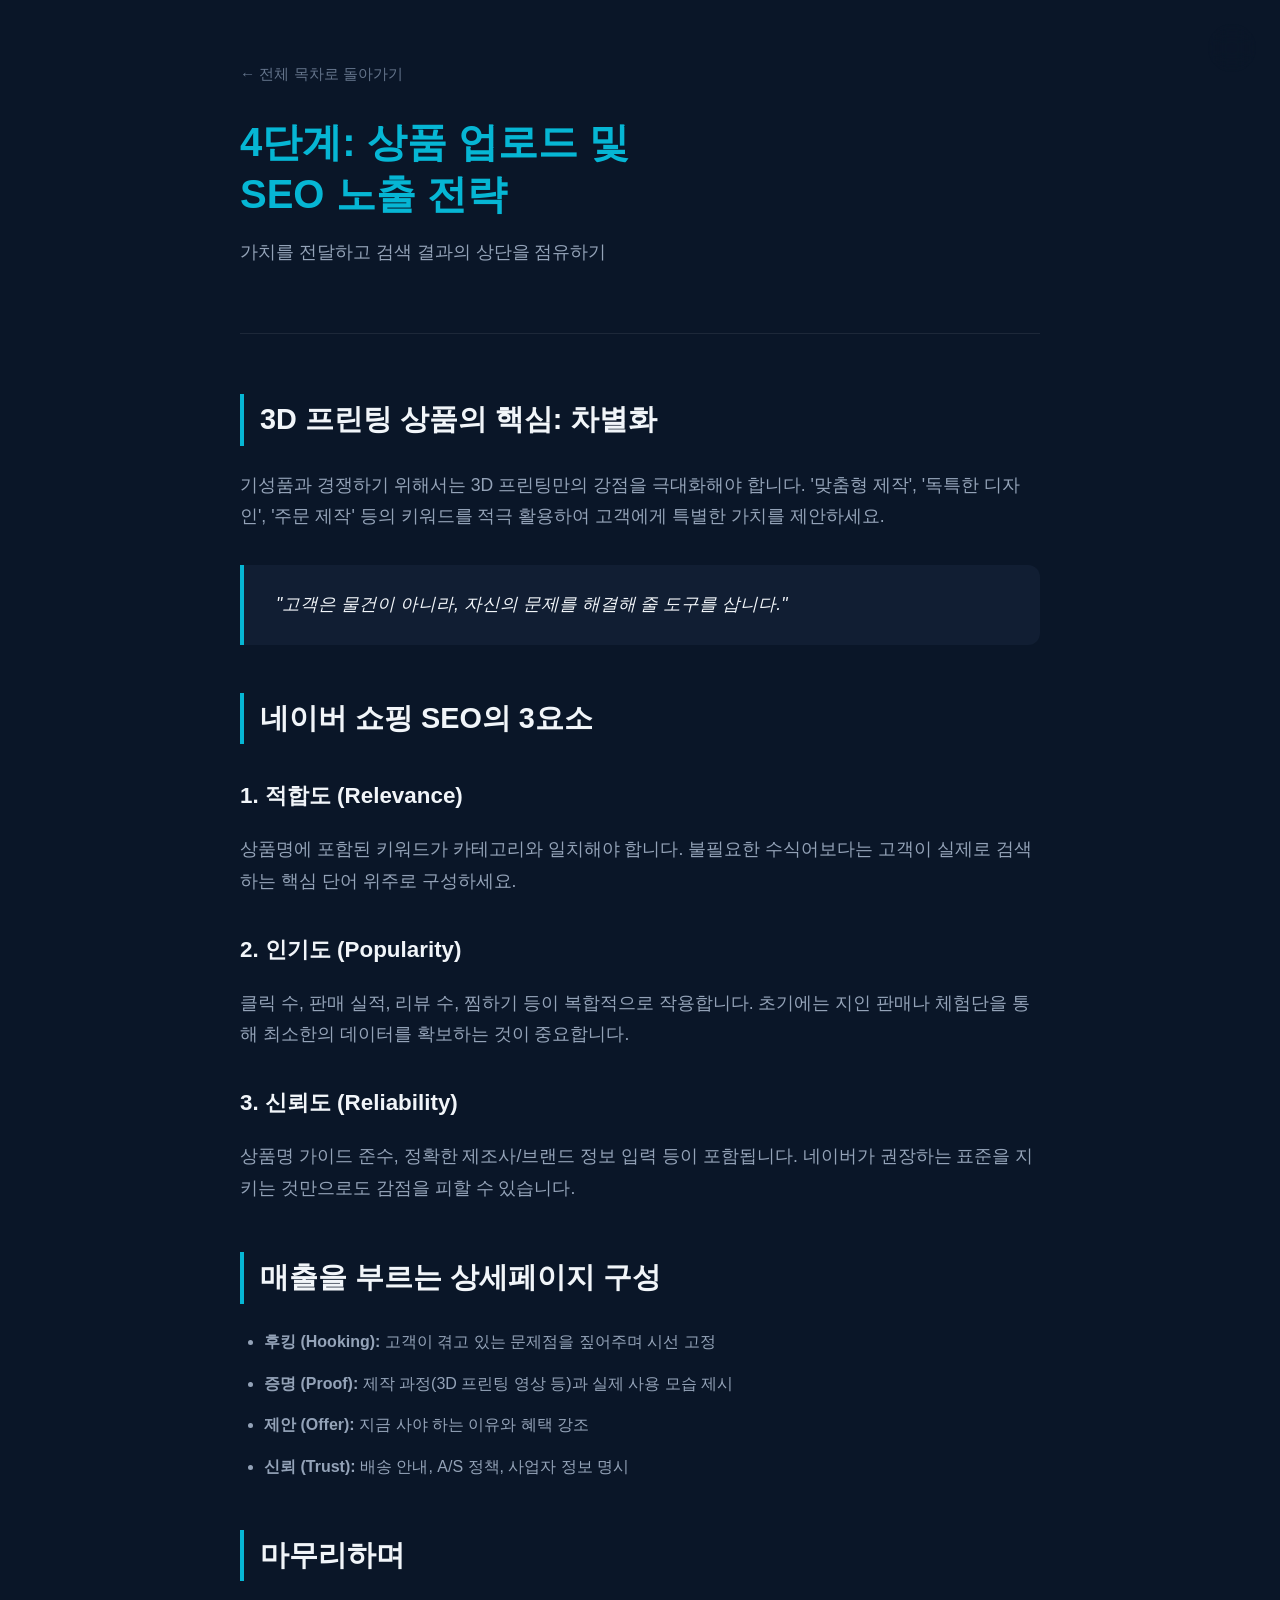
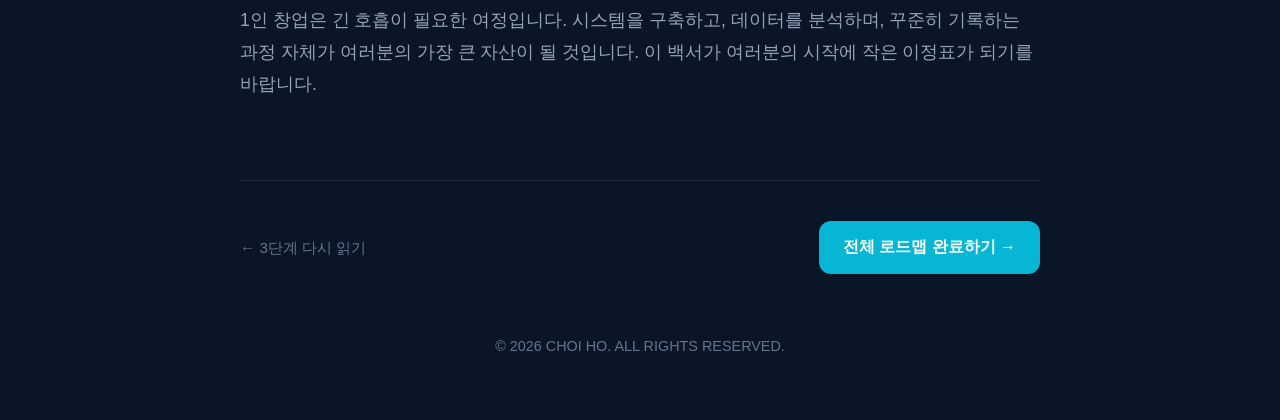
<file: startup/product-upload-seo.html>
<!DOCTYPE html>
<html lang="ko">
<head>
  <!-- Google tag (gtag.js) -->
  <script async src="https://www.googletagmanager.com/gtag/js?id=G-2HE87NL09E"></script>
  <script>
    window.dataLayer = window.dataLayer || [];
    function gtag(){dataLayer.push(arguments);}
    gtag('js', new Date());

    gtag('config', 'G-2HE87NL09E');
  </script>
  <meta charset="UTF-8">
  <meta name="viewport" content="width=device-width, initial-scale=1.0">
  
  <title>4단계: 상품 업로드 및 SEO 노출 전략 | 창업 실무 백서</title>
  <meta name="description" content="3D 프린팅 상품의 효과적인 업로드 방법과 네이버 쇼핑 검색 엔진 최적화(SEO) 전략을 공개합니다. 키워드 발굴부터 상세페이지 구성까지 매출을 높이는 노하우를 확인하세요.">
  <meta name="robots" content="index, follow">
  
  <meta property="og:title" content="3D 프린팅 상품 SEO 및 업로드 노하우">
  <meta property="og:description" content="만들기만 하면 팔릴까요? 고객의 눈에 띄는 상품 등록과 노출 최적화 전략.">
  <meta property="og:type" content="article">
  <meta property="og:url" content="https://choiho0619.github.io/choiho/startup/product-upload-seo.html">
  
  <link rel="canonical" href="https://choiho0619.github.io/choiho/startup/product-upload-seo.html">
  <link rel="stylesheet" href="../css/startup-article.css?v=1.0.1">
  
  <script>
    document.addEventListener('DOMContentLoaded', () => {
      const themeToggleBtn = document.getElementById('theme-toggle-btn');
      const htmlElement = document.documentElement;
      const currentTheme = localStorage.getItem('theme') || 'dark';
      htmlElement.setAttribute('data-theme', currentTheme);
      updateToggleButton(currentTheme);

      themeToggleBtn.addEventListener('click', () => {
        const targetTheme = htmlElement.getAttribute('data-theme') === 'dark' ? 'light' : 'dark';
        htmlElement.setAttribute('data-theme', targetTheme);
        localStorage.setItem('theme', targetTheme);
        updateToggleButton(targetTheme);
      });

      function updateToggleButton(theme) {
        themeToggleBtn.textContent = theme === 'dark' ? '🌙' : '☀️';
      }
    });
  </script>
</head>
<body>

  <div class="theme-toggle">
    <button class="theme-btn" id="theme-toggle-btn" aria-label="테마 변경">🌙</button>
  </div>

  <div class="container">
    <header>
      <a href="index.html" class="btn-back">← 전체 목차로 돌아가기</a>
      <h1>4단계: 상품 업로드 및<br>SEO 노출 전략</h1>
      <p>가치를 전달하고 검색 결과의 상단을 점유하기</p>
    </header>

    <article>
      <h2>3D 프린팅 상품의 핵심: 차별화</h2>
      <p>기성품과 경쟁하기 위해서는 3D 프린팅만의 강점을 극대화해야 합니다. '맞춤형 제작', '독특한 디자인', '주문 제작' 등의 키워드를 적극 활용하여 고객에게 특별한 가치를 제안하세요.</p>

      <blockquote>
        "고객은 물건이 아니라, 자신의 문제를 해결해 줄 도구를 삽니다."
      </blockquote>

      <h2>네이버 쇼핑 SEO의 3요소</h2>
      <h3>1. 적합도 (Relevance)</h3>
      <p>상품명에 포함된 키워드가 카테고리와 일치해야 합니다. 불필요한 수식어보다는 고객이 실제로 검색하는 핵심 단어 위주로 구성하세요.</p>

      <h3>2. 인기도 (Popularity)</h3>
      <p>클릭 수, 판매 실적, 리뷰 수, 찜하기 등이 복합적으로 작용합니다. 초기에는 지인 판매나 체험단을 통해 최소한의 데이터를 확보하는 것이 중요합니다.</p>

      <h3>3. 신뢰도 (Reliability)</h3>
      <p>상품명 가이드 준수, 정확한 제조사/브랜드 정보 입력 등이 포함됩니다. 네이버가 권장하는 표준을 지키는 것만으로도 감점을 피할 수 있습니다.</p>

      <h2>매출을 부르는 상세페이지 구성</h2>
      <ul>
        <li><strong>후킹 (Hooking):</strong> 고객이 겪고 있는 문제점을 짚어주며 시선 고정</li>
        <li><strong>증명 (Proof):</strong> 제작 과정(3D 프린팅 영상 등)과 실제 사용 모습 제시</li>
        <li><strong>제안 (Offer):</strong> 지금 사야 하는 이유와 혜택 강조</li>
        <li><strong>신뢰 (Trust):</strong> 배송 안내, A/S 정책, 사업자 정보 명시</li>
      </ul>

      <h2>마무리하며</h2>
      <p>1인 창업은 긴 호흡이 필요한 여정입니다. 시스템을 구축하고, 데이터를 분석하며, 꾸준히 기록하는 과정 자체가 여러분의 가장 큰 자산이 될 것입니다. 이 백서가 여러분의 시작에 작은 이정표가 되기를 바랍니다.</p>
    </article>

    <div class="nav-footer">
      <a href="smartstore-setup.html" class="btn-back">← 3단계 다시 읽기</a>
      <a href="index.html" class="btn-next">
        전체 로드맵 완료하기 →
      </a>
    </div>

    <footer style="text-align: center; color: var(--text-muted); font-size: 0.9rem; margin-top: 60px;">
      © 2026 CHOI HO. ALL RIGHTS RESERVED.
    </footer>
  </div>

</body>
</html>
</file>
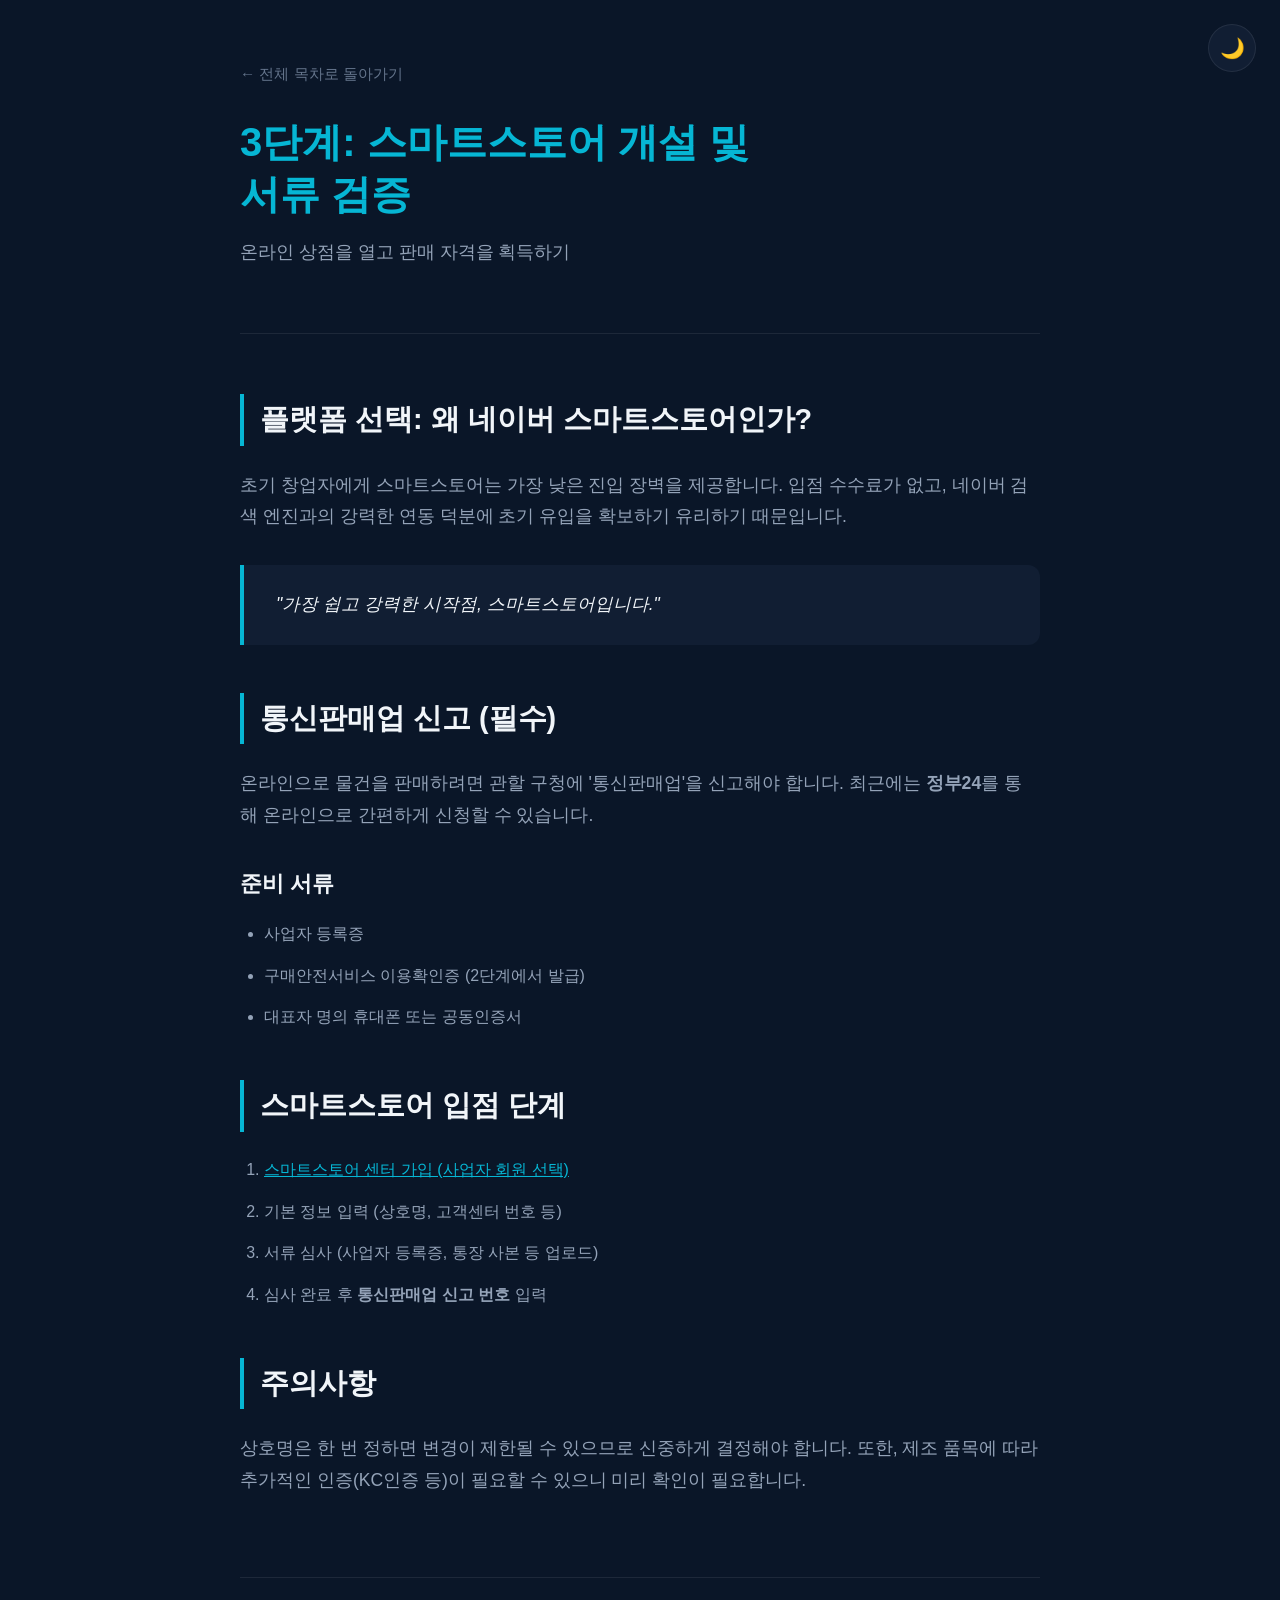
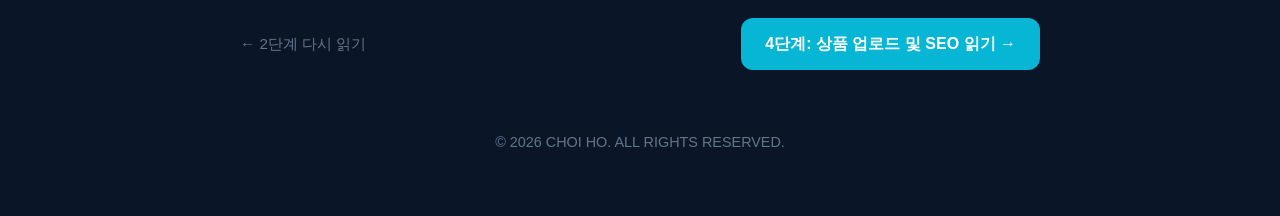
<file: startup/smartstore-setup.html>
<!DOCTYPE html>
<html lang="ko">
<head>
  <!-- Google tag (gtag.js) -->
  <script async src="https://www.googletagmanager.com/gtag/js?id=G-2HE87NL09E"></script>
  <script>
    window.dataLayer = window.dataLayer || [];
    function gtag(){dataLayer.push(arguments);}
    gtag('js', new Date());

    gtag('config', 'G-2HE87NL09E');
  </script>
  <meta charset="UTF-8">
  <meta name="viewport" content="width=device-width, initial-scale=1.0">
  
  <title>3단계: 스마트스토어 개설 및 서류 검증 | 창업 실무 백서</title>
  <meta name="description" content="네이버 스마트스토어 입점 방법과 통신판매업 신고 절차를 상세히 안내합니다. 정부24를 통한 온라인 신고 팁과 필수 제출 서류 목록을 확인하세요.">
  <meta name="robots" content="index, follow">
  
  <meta property="og:title" content="스마트스토어 개설 및 통신판매업 신고 가이드">
  <meta property="og:description" content="본격적인 온라인 판매의 시작! 플랫폼 가입부터 법적 신고까지 한 번에 해결하세요.">
  <meta property="og:type" content="article">
  <meta property="og:url" content="https://choiho0619.github.io/choiho/startup/smartstore-setup.html">
  
  <link rel="canonical" href="https://choiho0619.github.io/choiho/startup/smartstore-setup.html">
  <link rel="stylesheet" href="../css/startup-article.css?v=1.0.1">
  
  <script>
    document.addEventListener('DOMContentLoaded', () => {
      const themeToggleBtn = document.getElementById('theme-toggle-btn');
      const htmlElement = document.documentElement;
      const currentTheme = localStorage.getItem('theme') || 'dark';
      htmlElement.setAttribute('data-theme', currentTheme);
      updateToggleButton(currentTheme);

      themeToggleBtn.addEventListener('click', () => {
        const targetTheme = htmlElement.getAttribute('data-theme') === 'dark' ? 'light' : 'dark';
        htmlElement.setAttribute('data-theme', targetTheme);
        localStorage.setItem('theme', targetTheme);
        updateToggleButton(targetTheme);
      });

      function updateToggleButton(theme) {
        themeToggleBtn.textContent = theme === 'dark' ? '🌙' : '☀️';
      }
    });
  </script>
</head>
<body>

  <div class="theme-toggle">
    <button class="theme-btn" id="theme-toggle-btn" aria-label="테마 변경">🌙</button>
  </div>

  <div class="container">
    <header>
      <a href="index.html" class="btn-back">← 전체 목차로 돌아가기</a>
      <h1>3단계: 스마트스토어 개설 및<br>서류 검증</h1>
      <p>온라인 상점을 열고 판매 자격을 획득하기</p>
    </header>

    <article>
      <h2>플랫폼 선택: 왜 네이버 스마트스토어인가?</h2>
      <p>초기 창업자에게 스마트스토어는 가장 낮은 진입 장벽을 제공합니다. 입점 수수료가 없고, 네이버 검색 엔진과의 강력한 연동 덕분에 초기 유입을 확보하기 유리하기 때문입니다.</p>

      <blockquote>
        "가장 쉽고 강력한 시작점, 스마트스토어입니다."
      </blockquote>

      <h2>통신판매업 신고 (필수)</h2>
      <p>온라인으로 물건을 판매하려면 관할 구청에 '통신판매업'을 신고해야 합니다. 최근에는 <strong>정부24</strong>를 통해 온라인으로 간편하게 신청할 수 있습니다.</p>

      <h3>준비 서류</h3>
      <ul>
        <li>사업자 등록증</li>
        <li>구매안전서비스 이용확인증 (2단계에서 발급)</li>
        <li>대표자 명의 휴대폰 또는 공동인증서</li>
      </ul>

      <h2>스마트스토어 입점 단계</h2>
      <ol>
        <li><a href="https://sell.smartstore.naver.com/" target="_blank" style="color: var(--highlight); text-decoration: underline;">스마트스토어 센터 가입 (사업자 회원 선택)</a></li>
        <li>기본 정보 입력 (상호명, 고객센터 번호 등)</li>
        <li>서류 심사 (사업자 등록증, 통장 사본 등 업로드)</li>
        <li>심사 완료 후 <strong>통신판매업 신고 번호</strong> 입력</li>
      </ol>

      <h2>주의사항</h2>
      <p>상호명은 한 번 정하면 변경이 제한될 수 있으므로 신중하게 결정해야 합니다. 또한, 제조 품목에 따라 추가적인 인증(KC인증 등)이 필요할 수 있으니 미리 확인이 필요합니다.</p>
    </article>

    <div class="nav-footer">
      <a href="bank-and-escrow.html" class="btn-back">← 2단계 다시 읽기</a>
      <a href="product-upload-seo.html" class="btn-next">
        4단계: 상품 업로드 및 SEO 읽기 →
      </a>
    </div>

    <footer style="text-align: center; color: var(--text-muted); font-size: 0.9rem; margin-top: 60px;">
      © 2026 CHOI HO. ALL RIGHTS RESERVED.
    </footer>
  </div>

</body>
</html>
</file>
<file: css/startup-article.css>
/* css/startup-article.css */
:root {
  --bg-color: #0a1628;
  --text-main: #f1f5f9;
  --text-secondary: #94a3b8;
  --text-muted: #64748b;
  --border-color: rgba(255, 255, 255, 0.08);
  --highlight: #06b6d4;
  --card-bg: #111e33;
  --quote-border: #06b6d4;
  --code-bg: #0d1a2e;
}

[data-theme="light"] {
  --bg-color: #f0f9ff;
  --text-main: #0a1628;
  --text-secondary: #334155;
  --text-muted: #64748b;
  --border-color: rgba(10, 22, 40, 0.1);
  --highlight: #0891b2;
  --card-bg: #ffffff;
  --quote-border: #0891b2;
  --code-bg: #ffffff;
}

body {
  background-color: var(--bg-color);
  color: var(--text-main);
  font-family: 'Pretendard', 'Noto Sans KR', sans-serif;
  line-height: 1.8;
  margin: 0;
  padding: 0;
  transition: background 0.3s, color 0.3s;
  overflow-x: hidden;
}

html {
  overflow-x: hidden;
}

.container {
  max-width: 800px;
  margin: 0 auto;
  padding: 60px 24px;
}

/* Header & Typography */
header {
  margin-bottom: 60px;
  border-bottom: 1px solid var(--border-color);
  padding-bottom: 40px;
}

h1 {
  font-size: 2.5rem;
  font-weight: 800;
  line-height: 1.3;
  margin-bottom: 1rem;
  color: var(--highlight);
}

h2 {
  font-size: 1.8rem;
  font-weight: 700;
  margin: 3rem 0 1.5rem;
  padding-left: 1rem;
  border-left: 4px solid var(--highlight);
}

h3 {
  font-size: 1.4rem;
  font-weight: 600;
  margin: 2rem 0 1rem;
}

p {
  margin-bottom: 1.5rem;
  font-size: 1.1rem;
  color: var(--text-secondary);
}

/* Article Elements */
article {
  margin-bottom: 80px;
}

blockquote {
  margin: 2rem 0;
  padding: 1.5rem 2rem;
  border-left: 4px solid var(--quote-border);
  background: var(--card-bg);
  font-style: italic;
  font-size: 1.1rem;
  color: var(--text-main);
  border-radius: 0 12px 12px 0;
}

pre {
  background: var(--code-bg);
  padding: 1.5rem;
  border-radius: 12px;
  overflow-x: auto;
  margin: 1.5rem 0;
  border: 1px solid var(--border-color);
}

code {
  font-family: 'Fira Code', 'Courier New', monospace;
  font-size: 0.95rem;
}

ul, ol {
  margin-bottom: 1.5rem;
  padding-left: 1.5rem;
}

li {
  margin-bottom: 0.8rem;
  color: var(--text-secondary);
}

img {
  max-width: 100%;
  height: auto;
  border-radius: 16px;
  margin: 2rem 0;
  box-shadow: 0 10px 30px rgba(0, 0, 0, 0.1);
}

/* Navigation */
.nav-footer {
  display: flex;
  justify-content: space-between;
  align-items: center;
  margin-top: 60px;
  padding-top: 40px;
  border-top: 1px solid var(--border-color);
}

.btn-next {
  background: var(--highlight);
  color: white;
  padding: 12px 24px;
  border-radius: 12px;
  text-decoration: none;
  font-weight: 700;
  transition: 0.3s;
  display: flex;
  align-items: center;
  gap: 8px;
}

.btn-next:hover {
  filter: brightness(1.1);
  transform: translateY(-2px);
}

.btn-back {
  color: var(--text-muted);
  text-decoration: none;
  font-size: 0.95rem;
  transition: 0.3s;
}

.btn-back:hover {
  color: var(--highlight);
}

/* Roadmap Grid (for index.html) */
.roadmap-grid {
  display: grid;
  gap: 24px;
  margin-top: 40px;
}

.step-card {
  background: var(--card-bg);
  border: 1px solid var(--border-color);
  padding: 24px;
  border-radius: 20px;
  text-decoration: none;
  color: inherit;
  transition: 0.3s;
  display: flex;
  align-items: center;
  gap: 20px;
}

.step-card:hover {
  transform: scale(1.02);
  border-color: var(--highlight);
}

.step-num {
  font-size: 1.5rem;
  font-weight: 900;
  color: var(--highlight);
  background: rgba(6, 182, 212, 0.1);
  width: 50px;
  height: 50px;
  display: flex;
  align-items: center;
  justify-content: center;
  border-radius: 50%;
  flex-shrink: 0;
}

.step-info h3 {
  margin: 0;
  font-size: 1.2rem;
}

.step-info p {
  margin: 5px 0 0;
  font-size: 0.9rem;
  color: var(--text-muted);
}

/* Theme Toggle (Reused from main index) */
.theme-toggle {
  position: fixed;
  top: 24px;
  right: 24px;
  z-index: 1000;
}

.theme-btn {
  background: var(--card-bg);
  border: 1px solid var(--border-color);
  color: var(--text-main);
  width: 48px;
  height: 48px;
  border-radius: 50%;
  cursor: pointer;
  display: flex;
  align-items: center;
  justify-content: center;
  font-size: 20px;
  backdrop-filter: blur(12px);
  transition: 0.3s;
}

@media (max-width: 600px) {
  .container {
    padding: 40px 20px;
  }

  header {
    margin-bottom: 40px;
    padding-bottom: 30px;
  }

  h1 { 
    font-size: 1.8rem; 
    line-height: 1.3;
  }

  h2 {
    font-size: 1.5rem;
    margin: 2.5rem 0 1.2rem;
  }

  h3 {
    font-size: 1.2rem;
  }

  p, li, blockquote {
    font-size: 1rem;
    line-height: 1.7;
  }

  .step-card {
    flex-direction: column;
    align-items: flex-start;
    gap: 16px;
    padding: 20px;
  }

  .step-num {
    width: 40px;
    height: 40px;
    font-size: 1.2rem;
  }

  .nav-footer { 
    flex-direction: column; 
    gap: 16px; 
    text-align: center; 
    margin-top: 40px;
    padding-top: 30px;
  }

  .btn-next {
    width: 100%;
    justify-content: center;
  }
}
</file>
<file: css/style.css>
/* ===== Design Tokens (Lucafeed Theme) ===== */
:root {
  --bg-base: #0a1628;
  --bg-card: #111e33;
  --bg-card-solid: #0d1a2e;
  --highlight: #06b6d4;
  --highlight-hover: #0891b2;
  --text-main: #f1f5f9;
  --text-secondary: #94a3b8;
  --text-muted: #64748b;
  --border-color: rgba(255, 255, 255, 0.08);
}

[data-theme="light"] {
  --bg-base: #f0f9ff;
  --bg-card: #ffffff;
  --bg-card-solid: #ffffff;
  --highlight: #0891b2;
  --highlight-hover: #067a94;
  --text-main: #0a1628;
  --text-secondary: #334155;
  --text-muted: #64748b;
  --border-color: rgba(10, 22, 40, 0.1);
}

*, *::before, *::after { margin: 0; padding: 0; box-sizing: border-box; }

html { scroll-behavior: smooth; }

body {
  font-family: 'Pretendard', 'Noto Sans KR', sans-serif;
  background: var(--bg-base);
  color: var(--text-main);
  line-height: 1.7;
  overflow-x: hidden;
  transition: background 0.3s, color 0.3s;
  padding-top: 70px; /* Offset for fixed navbar */
}

.container {
  width: 100%;
  max-width: 1200px;
  margin: 0 auto;
  padding: 0 24px;
}

section { padding: 6rem 0; }
.section-divider { border-top: 1px solid var(--border-color); }

/* ===== Navigation Bar ===== */
.navbar {
  position: fixed;
  top: 0;
  left: 0;
  width: 100%;
  height: 70px;
  z-index: 1000;
  background: rgba(10, 22, 40, 0.75);
  backdrop-filter: blur(12px);
  -webkit-backdrop-filter: blur(12px);
  border-bottom: 1px solid var(--border-color);
  transition: background 0.3s, border-color 0.3s;
}

[data-theme="light"] .navbar {
  background: rgba(240, 249, 255, 0.75);
}

.navbar-container {
  height: 100%;
  display: flex;
  align-items: center;
  justify-content: space-between;
  position: relative;
}

.nav-logo {
  font-size: 20px;
  font-weight: 900;
  color: var(--text-main);
  text-decoration: none;
  letter-spacing: -0.03em;
  display: inline-flex;
  align-items: center;
}
.nav-logo span {
  color: var(--highlight);
}

.nav-menu {
  position: absolute;
  left: 50%;
  transform: translateX(-50%);
  display: flex;
  align-items: center;
  gap: 32px;
  list-style: none;
}

.nav-link {
  color: var(--text-secondary);
  text-decoration: none;
  font-size: 15px;
  font-weight: 600;
  transition: color 0.2s;
}

.nav-link:hover, .nav-link.active {
  color: var(--highlight);
}

.nav-actions {
  display: flex;
  align-items: center;
  gap: 12px;
}

.icon-btn {
  background: var(--bg-card);
  border: 1px solid var(--border-color);
  color: var(--text-main);
  width: 40px;
  height: 40px;
  border-radius: 50%;
  cursor: pointer;
  display: flex;
  align-items: center;
  justify-content: center;
  font-size: 16px;
  backdrop-filter: blur(12px);
  transition: transform 0.2s, background-color 0.2s;
  flex-shrink: 0;
}
.icon-btn:hover {
  transform: scale(1.05);
  background: var(--bg-card-solid);
}

/* Language switcher inside navbar */
.nav-lang {
  display: flex;
  align-items: center;
  gap: 8px;
  font-size: 12px;
  font-weight: 700;
  background: var(--bg-card);
  padding: 6px 12px;
  border-radius: 999px;
  border: 1px solid var(--border-color);
}
.nav-lang span { color: var(--text-muted); opacity: 0.5; }
.nav-lang-btn {
  cursor: pointer; color: var(--text-muted);
  transition: color 0.2s; border: none; background: none;
  font-family: inherit; font-size: inherit; font-weight: inherit; padding: 0;
}
.nav-lang-btn.active { color: var(--highlight); }

/* Game Dropdown inside navbar */
.game-menu-wrapper { position: relative; flex-shrink: 0; }
.game-dropdown {
  position: absolute; top: calc(100% + 8px); right: 0;
  display: flex; flex-direction: column; gap: 4px; padding: 8px;
  background: var(--bg-card); border: 1px solid var(--border-color);
  border-radius: 16px; backdrop-filter: blur(12px); min-width: 130px;
  opacity: 0; visibility: hidden; transform: translateY(-8px);
  transition: opacity 0.2s, transform 0.2s, visibility 0.2s;
  z-index: 1020;
}
.game-menu-wrapper:hover .game-dropdown { opacity: 1; visibility: visible; transform: translateY(0); }
.game-dropdown a {
  display: flex; align-items: center; gap: 8px;
  padding: 8px 12px; border-radius: 10px;
  text-decoration: none; color: var(--text-main); font-size: 13px;
  transition: background 0.15s; white-space: nowrap;
}
.game-dropdown a:hover { background: rgba(127,127,127,0.12); }

/* Menu Toggle (Hamburger) */
.nav-toggle {
  display: none;
  background: none;
  border: none;
  cursor: pointer;
  padding: 8px;
  z-index: 1010;
}
.nav-toggle-icon {
  display: block;
  width: 20px;
  height: 2px;
  background: var(--text-main);
  position: relative;
  transition: background 0.2s;
}
.nav-toggle-icon::before, .nav-toggle-icon::after {
  content: '';
  position: absolute;
  width: 20px;
  height: 2px;
  background: var(--text-main);
  left: 0;
  transition: transform 0.2s;
}
.nav-toggle-icon::before { top: -6px; }
.nav-toggle-icon::after { bottom: -6px; }

/* ===== Hero ===== */
.hero { padding: 80px 0 100px; border-bottom: 1px solid var(--border-color); }
.hero-grid { display: grid; grid-template-columns: 1fr 1fr; gap: 60px; align-items: center; }

.hero-eyebrow {
  display: inline-flex; align-items: center; gap: 10px;
  margin-bottom: 24px; font-size: 14px; color: var(--text-secondary);
}
.hero-eyebrow-sep { color: var(--text-muted); opacity: 0.5; }
#visitor-count-box { display: inline-flex; align-items: center; gap: 6px; }

h1 {
  font-size: 58px;
  line-height: 1.12;
  font-weight: 900;
  letter-spacing: -0.02em;
  margin-bottom: 28px;
  word-break: keep-all;
}
.highlight { color: var(--highlight); }

.hero-text {
  font-size: 17px; line-height: 1.85;
  color: var(--text-secondary);
  margin-bottom: 40px;
  word-break: keep-all;
}

/* ===== Buttons ===== */
.button-group { display: flex; gap: 14px; flex-wrap: wrap; }
.btn {
  padding: 14px 28px; border-radius: 16px; border: none;
  cursor: pointer; font-size: 15px; font-weight: 700;
  font-family: inherit; transition: transform 0.2s, background-color 0.2s, border-color 0.2s;
  text-decoration: none; display: inline-block; text-align: center;
}

.btn-primary {
  background: var(--highlight);
  color: #ffffff;
  box-shadow: none;
}
.btn-primary:hover {
  background: var(--highlight-hover);
  transform: translateY(-1px);
}

.btn-secondary {
  background: transparent;
  color: var(--text-main);
  border: 1px solid var(--border-color);
}
.btn-secondary:hover {
  border-color: var(--highlight);
  background: rgba(6, 182, 212, 0.05);
}

/* ===== Profile Card ===== */
.profile-image-wrapper { display: flex; justify-content: center; margin-bottom: 28px; }
.profile-image {
  width: 200px; height: 200px; object-fit: cover;
  border-radius: 50%;
  border: 4px solid var(--highlight);
  box-shadow: 0 16px 48px rgba(6, 182, 212, 0.2);
}
.card-box {
  background: var(--bg-card); border: 1px solid var(--border-color);
  border-radius: 28px; padding: 32px; backdrop-filter: blur(12px);
}

/* ===== Stats Grid ===== */
.stats-grid { display: grid; grid-template-columns: repeat(2,1fr); gap: 14px; }
.stat-card {
  background: rgba(127,127,127,0.06);
  border: 1px solid var(--border-color);
  border-radius: 20px; padding: 20px;
}
.stat-label { color: var(--text-muted); font-size: 12px; letter-spacing: 0.05em; text-transform: uppercase; margin-bottom: 8px; }
.stat-number { font-size: 28px; font-weight: 900; color: var(--highlight); line-height: 1.1; }
.stat-unit { font-size: 13px; font-weight: 600; color: var(--text-secondary); margin-top: 4px; }

/* ===== Sections ===== */
.section-title { font-size: 42px; font-weight: 900; margin-bottom: 16px; color: var(--highlight); text-align: center; }
.section-desc { color: var(--text-muted); font-size: 17px; margin-bottom: 48px; text-align: center; }

/* ===== Info Cards ===== */
.cards-grid { display: grid; grid-template-columns: repeat(2,1fr); gap: 20px; }
.info-card {
  background: var(--bg-card); border: 1px solid var(--border-color);
  border-radius: 24px; padding: 32px;
  display: flex; flex-direction: column;
  transition: transform 0.25s, border-color 0.25s;
}
.info-card:hover {
  transform: translateY(-4px);
  border-color: var(--highlight);
}
.info-card .btn { margin-top: auto; }
.card-icon { font-size: 38px; margin-bottom: 16px; }
.info-card h3 { font-size: 22px; margin-bottom: 12px; }
.info-card p { color: var(--text-secondary); font-size: 15px; line-height: 1.8; }
.info-card ul {
  list-style: disc; padding-left: 1.4rem; margin-top: 12px;
  color: var(--text-secondary); font-size: 15px; line-height: 1.7;
}
.info-card li { margin-bottom: 6px; }
.info-card li::marker { color: var(--highlight); }
.card-actions { display: flex; flex-wrap: wrap; gap: 10px; margin-top: 20px; }
.card-actions .btn { padding: 10px 18px; font-size: 14px; margin-top: 0; }

/* ===== Explore Cards (Navigation Cards) ===== */
.explore-grid { display: grid; grid-template-columns: repeat(3, 1fr); gap: 24px; margin-top: 40px; }
.explore-card {
  background: var(--bg-card);
  border: 1px solid var(--border-color);
  border-radius: 24px;
  padding: 36px 28px;
  text-decoration: none;
  color: inherit;
  display: flex;
  flex-direction: column;
  transition: transform 0.25s, border-color 0.25s;
}
.explore-card:hover {
  transform: translateY(-4px);
  border-color: var(--highlight);
}
.explore-card-icon { font-size: 40px; margin-bottom: 16px; }
.explore-card h3 { font-size: 20px; font-weight: 700; margin-bottom: 12px; color: var(--text-main); }
.explore-card p { font-size: 14px; color: var(--text-secondary); margin-bottom: 24px; line-height: 1.6; flex-grow: 1; }
.explore-card-link { font-size: 14px; font-weight: 700; color: var(--highlight); display: flex; align-items: center; gap: 6px; }

/* ===== Timeline ===== */
.timeline-list { display: flex; flex-direction: column; gap: 20px; }
.timeline-item {
  display: flex; gap: 36px;
  background: var(--bg-card-solid);
  border: 1px solid var(--border-color);
  border-radius: 24px; padding: 28px 32px;
  position: relative;
}
.timeline-item.featured {
  border-color: var(--highlight);
  box-shadow: 0 0 0 1px var(--highlight), 0 8px 32px rgba(6, 182, 212, 0.12);
}
.timeline-badge {
  position: absolute; top: -12px; left: 32px;
  background: var(--highlight); color: #fff;
  font-size: 11px; font-weight: 700;
  padding: 3px 12px; border-radius: 999px;
  letter-spacing: 0.06em;
}
.year {
  min-width: 100px; font-size: 26px; font-weight: 900;
  color: var(--highlight); flex-shrink: 0;
}
.timeline-content h3 { font-size: 20px; margin-bottom: 8px; }
.timeline-content p { color: var(--text-secondary); font-size: 15px; line-height: 1.8; }

/* ===== Contact Form ===== */
.contact-form { max-width: 600px; margin: 0 auto; }
.form-group { margin-bottom: 20px; text-align: left; }
.form-group label { display: block; margin-bottom: 8px; color: var(--text-secondary); font-weight: 600; font-size: 14px; }
.form-control {
  width: 100%; padding: 13px 16px;
  border-radius: 12px; border: 1px solid var(--border-color);
  background: var(--bg-card-solid); color: var(--text-main);
  font-size: 15px; font-family: inherit;
  transition: border-color 0.2s, box-shadow 0.2s;
}
.form-control:focus {
  outline: none; border-color: var(--highlight);
  box-shadow: 0 0 0 3px rgba(6, 182, 212, 0.12);
}
select.form-control {
  cursor: pointer; appearance: none;
  background-image: url("data:image/svg+xml,%3Csvg xmlns='http://www.w3.org/2000/svg' width='20' height='20' viewBox='0 0 24 24' fill='none' stroke='%2394a3b8' stroke-width='2' stroke-linecap='round' stroke-linejoin='round'%3E%3Cpolyline points='6 9 12 15 18 9'%3E%3C/polyline%3E%3C/svg%3E");
  background-repeat: no-repeat; background-position: right 14px center; background-size: 16px; padding-right: 40px;
}
textarea.form-control { min-height: 140px; resize: vertical; }
.submit-btn { width: 100%; padding: 16px; font-size: 17px; }

/* ===== FAQ Section ===== */
.faq-list { max-width: 800px; margin: 0 auto; display: flex; flex-direction: column; gap: 16px; }
.faq-item {
  background: var(--bg-card);
  border: 1px solid var(--border-color);
  border-radius: 16px;
  overflow: hidden;
  transition: border-color 0.2s;
}
.faq-item:hover {
  border-color: var(--highlight);
}
.faq-question {
  width: 100%;
  padding: 20px 24px;
  background: none;
  border: none;
  color: var(--text-main);
  font-size: 16px;
  font-weight: 700;
  text-align: left;
  cursor: pointer;
  display: flex;
  justify-content: space-between;
  align-items: center;
  font-family: inherit;
}
.faq-answer {
  max-height: 0;
  overflow: hidden;
  transition: max-height 0.3s ease-out, padding 0.3s ease-out;
  padding: 0 24px;
  color: var(--text-secondary);
  font-size: 15px;
  line-height: 1.8;
  border-top: 0px solid transparent;
}
.faq-item.active .faq-answer {
  max-height: 500px; /* Large enough value */
  padding: 20px 24px;
  border-top: 1px solid var(--border-color);
}
.faq-arrow {
  transition: transform 0.2s;
  color: var(--text-muted);
}
.faq-item.active .faq-arrow {
  transform: rotate(180deg);
  color: var(--highlight);
}

/* ===== Footer ===== */
footer { text-align: center; padding: 72px 24px 48px; border-top: 1px solid var(--border-color); }
.footer-quote { font-size: 36px; font-weight: 900; color: var(--highlight); margin-bottom: 20px; }
.footer-text { color: var(--text-muted); max-width: 600px; margin: 0 auto 36px; }
.footer-links { display: flex; justify-content: center; gap: 24px; margin-bottom: 36px; }
.footer-links a { color: var(--text-muted); text-decoration: none; font-size: 14px; transition: color 0.2s; }
.footer-links a:hover { color: var(--highlight); }
.copyright { border-top: 1px solid var(--border-color); padding-top: 24px; color: var(--text-muted); font-size: 13px; }
.copyright a { color: var(--text-muted); text-decoration: none; }
.copyright a:hover { color: var(--text-secondary); }

/* ===== Responsive ===== */
@media (max-width: 900px) {
  body { padding-top: 70px; }
  .navbar-container { padding: 0 16px; }
  .nav-menu {
    position: fixed;
    top: 70px;
    left: 0;
    width: 100%;
    height: calc(100vh - 70px);
    background: var(--bg-card-solid);
    flex-direction: column;
    padding: 40px 24px;
    gap: 24px;
    align-items: flex-start;
    transform: translateX(-100%);
    transition: transform 0.3s ease-in-out;
    border-top: 1px solid var(--border-color);
    z-index: 999;
  }
  .navbar.nav-open .nav-menu {
    transform: translateX(0);
  }
  .nav-toggle {
    display: block;
  }
  .nav-actions {
    margin-right: 12px;
  }
  .hero { padding: 40px 0 56px; }
  .hero-grid { grid-template-columns: 1fr; gap: 36px; text-align: center; }
  h1 { font-size: 36px; }
  .hero-text { font-size: 16px; margin-bottom: 28px; }
  .button-group { flex-direction: column; align-items: center; }
  .button-group .btn { width: 100%; max-width: 300px; }
  .profile-image { width: 160px; height: 160px; }
  .card-box { padding: 24px 20px; }
  .stats-grid { grid-template-columns: repeat(2,1fr); gap: 10px; }
  .stat-number { font-size: 22px; }
  section { padding: 4rem 0; }
  .section-title { font-size: 28px; }
  .section-desc { font-size: 15px; margin-bottom: 28px; }
  .cards-grid { grid-template-columns: 1fr; gap: 14px; }
  .info-card { padding: 24px 20px; }
  .info-card h3 { font-size: 19px; }
  .timeline-item { flex-direction: column; gap: 10px; padding: 22px 20px; }
  .year { font-size: 20px; min-width: auto; }
  .timeline-content h3 { font-size: 17px; }
  .footer-quote { font-size: 24px; }
  .explore-grid { grid-template-columns: 1fr; gap: 16px; }
}

@media (max-width: 480px) {
  .container { padding: 0 16px; }
  h1 { font-size: 28px; }
  .stats-grid { grid-template-columns: 1fr; }
}
</file>
